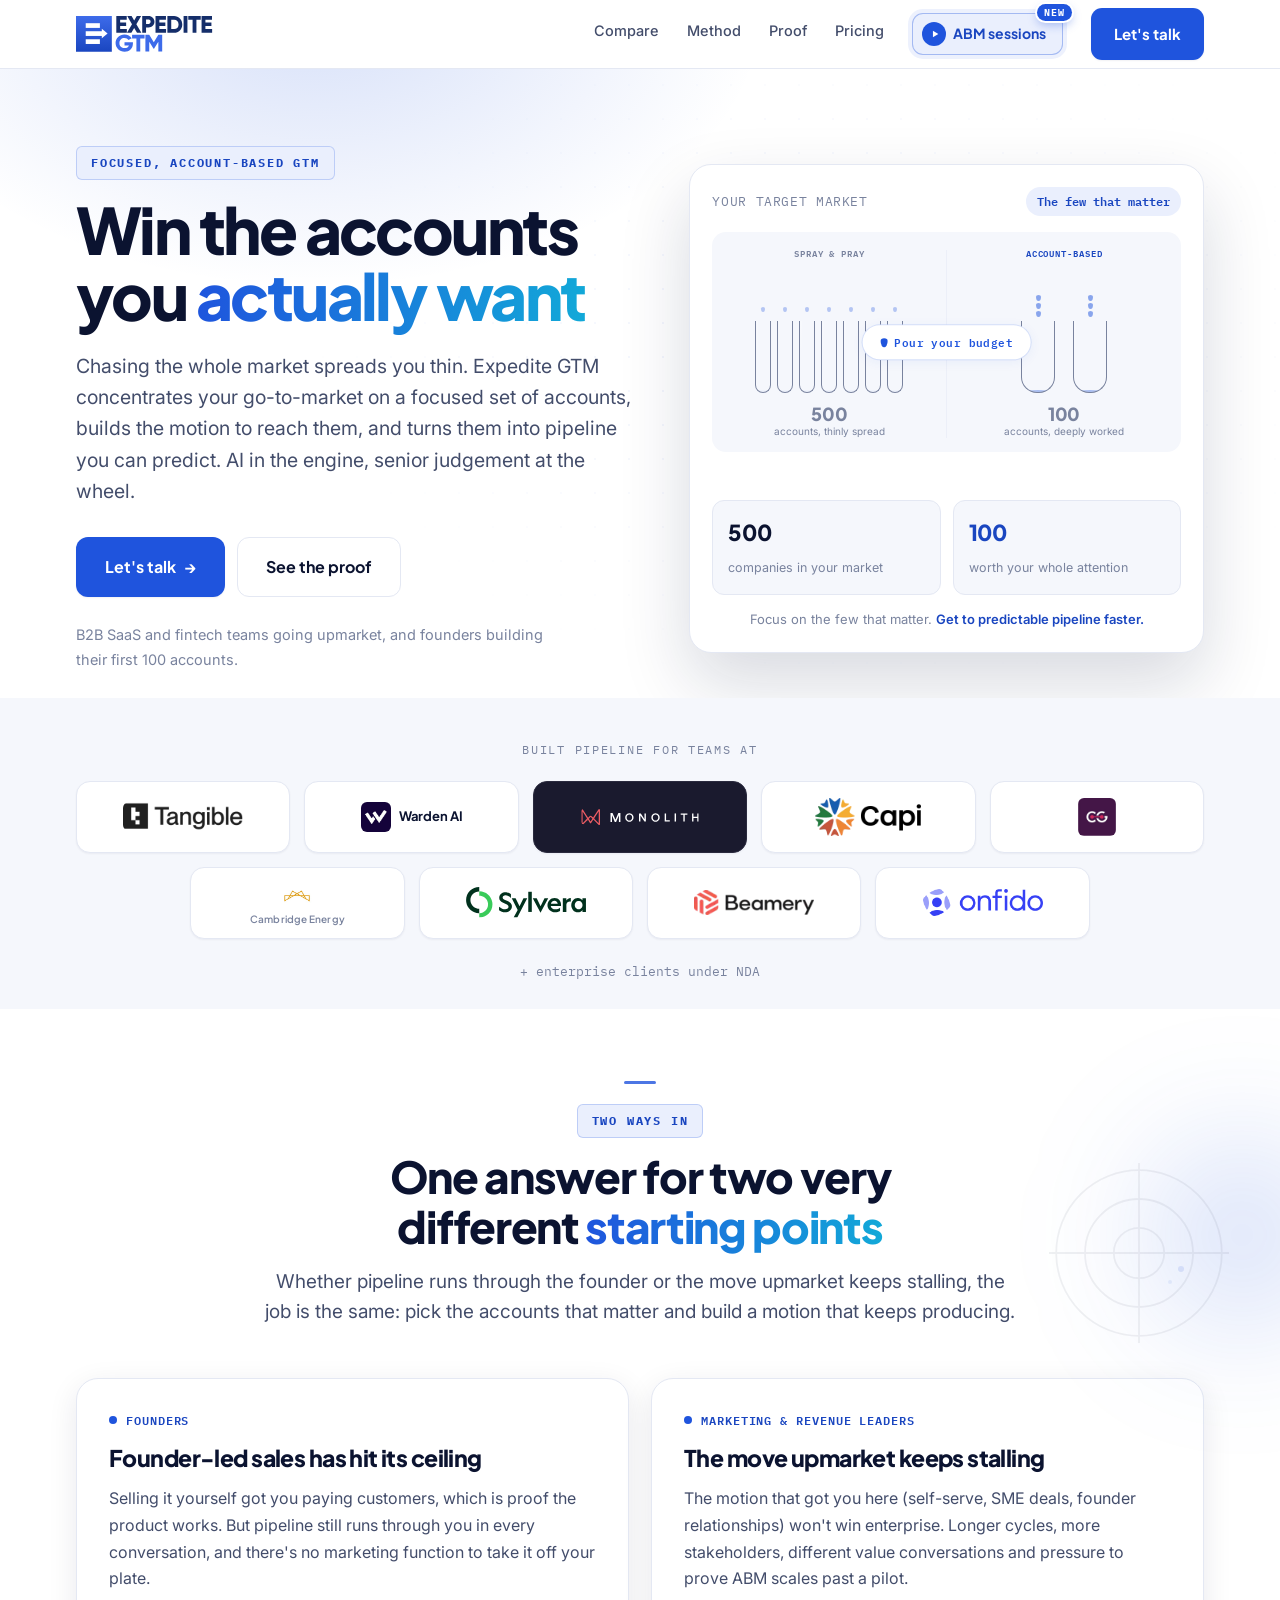
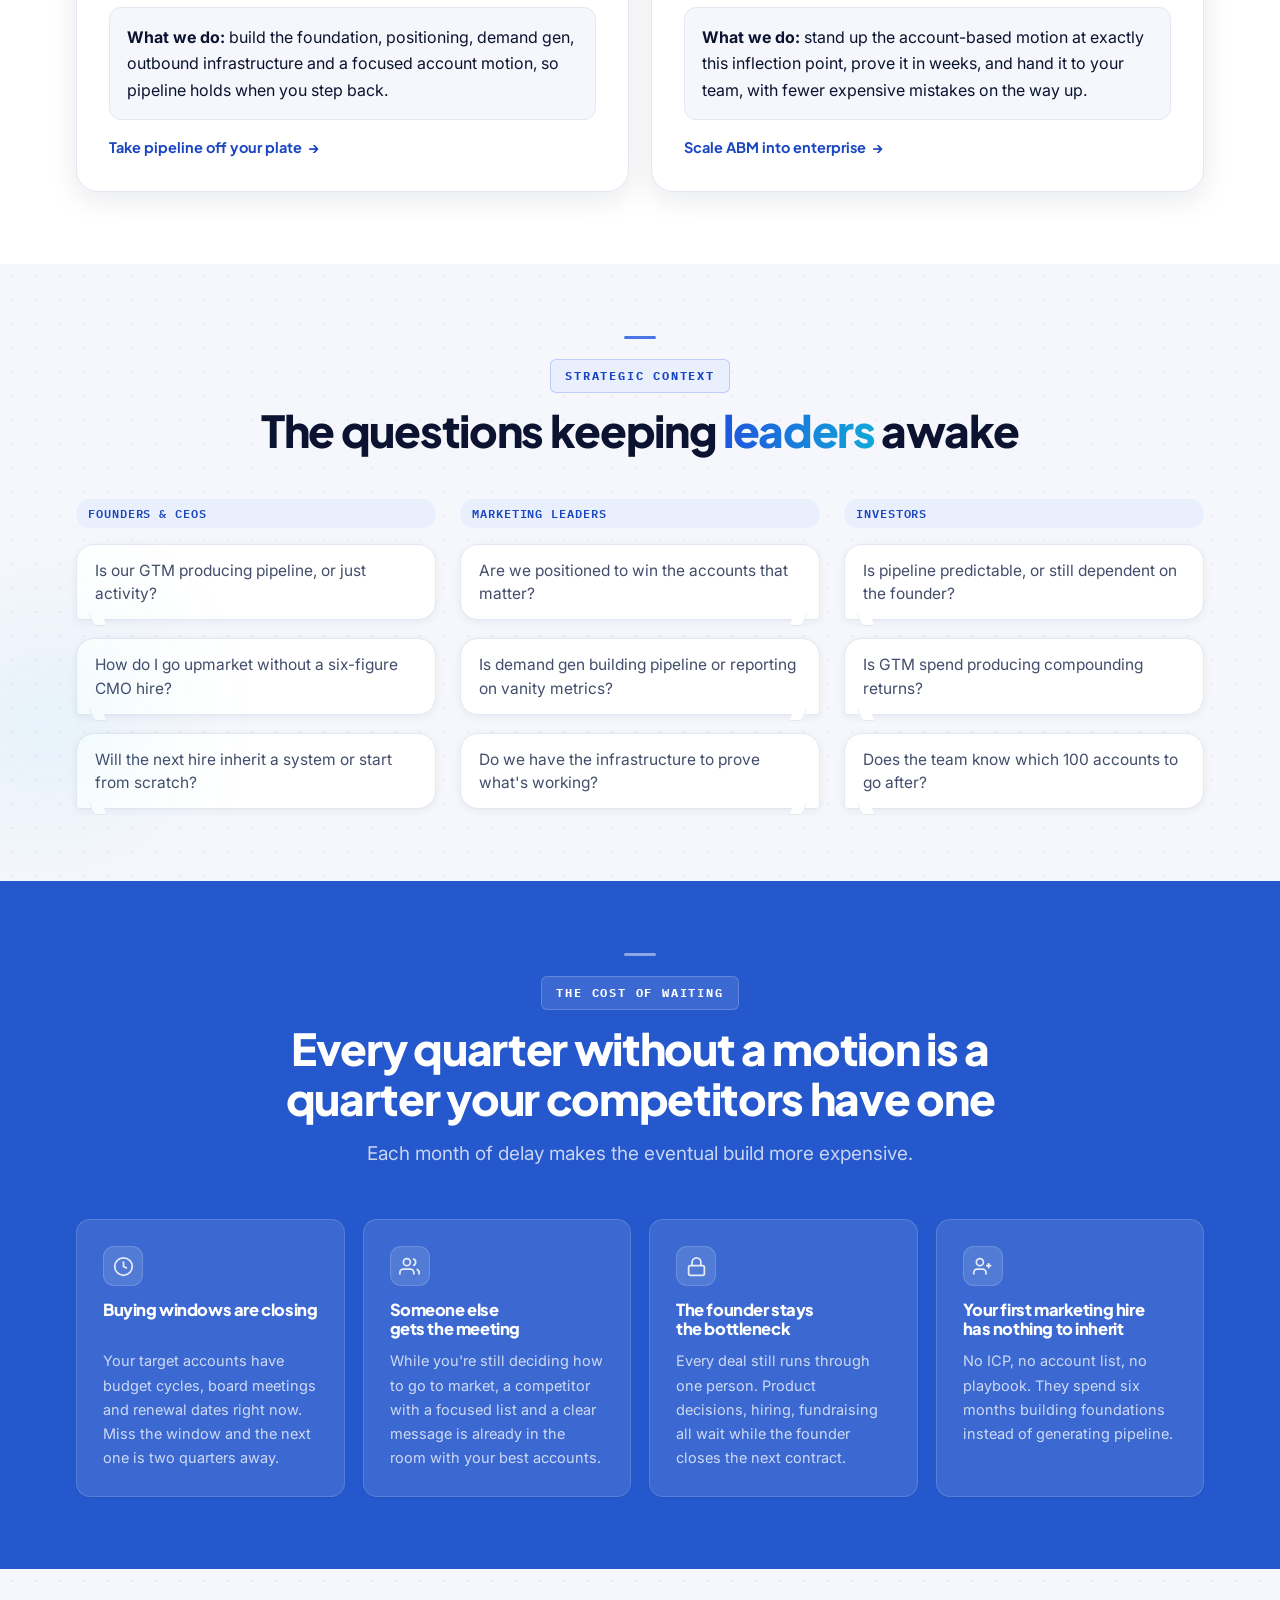
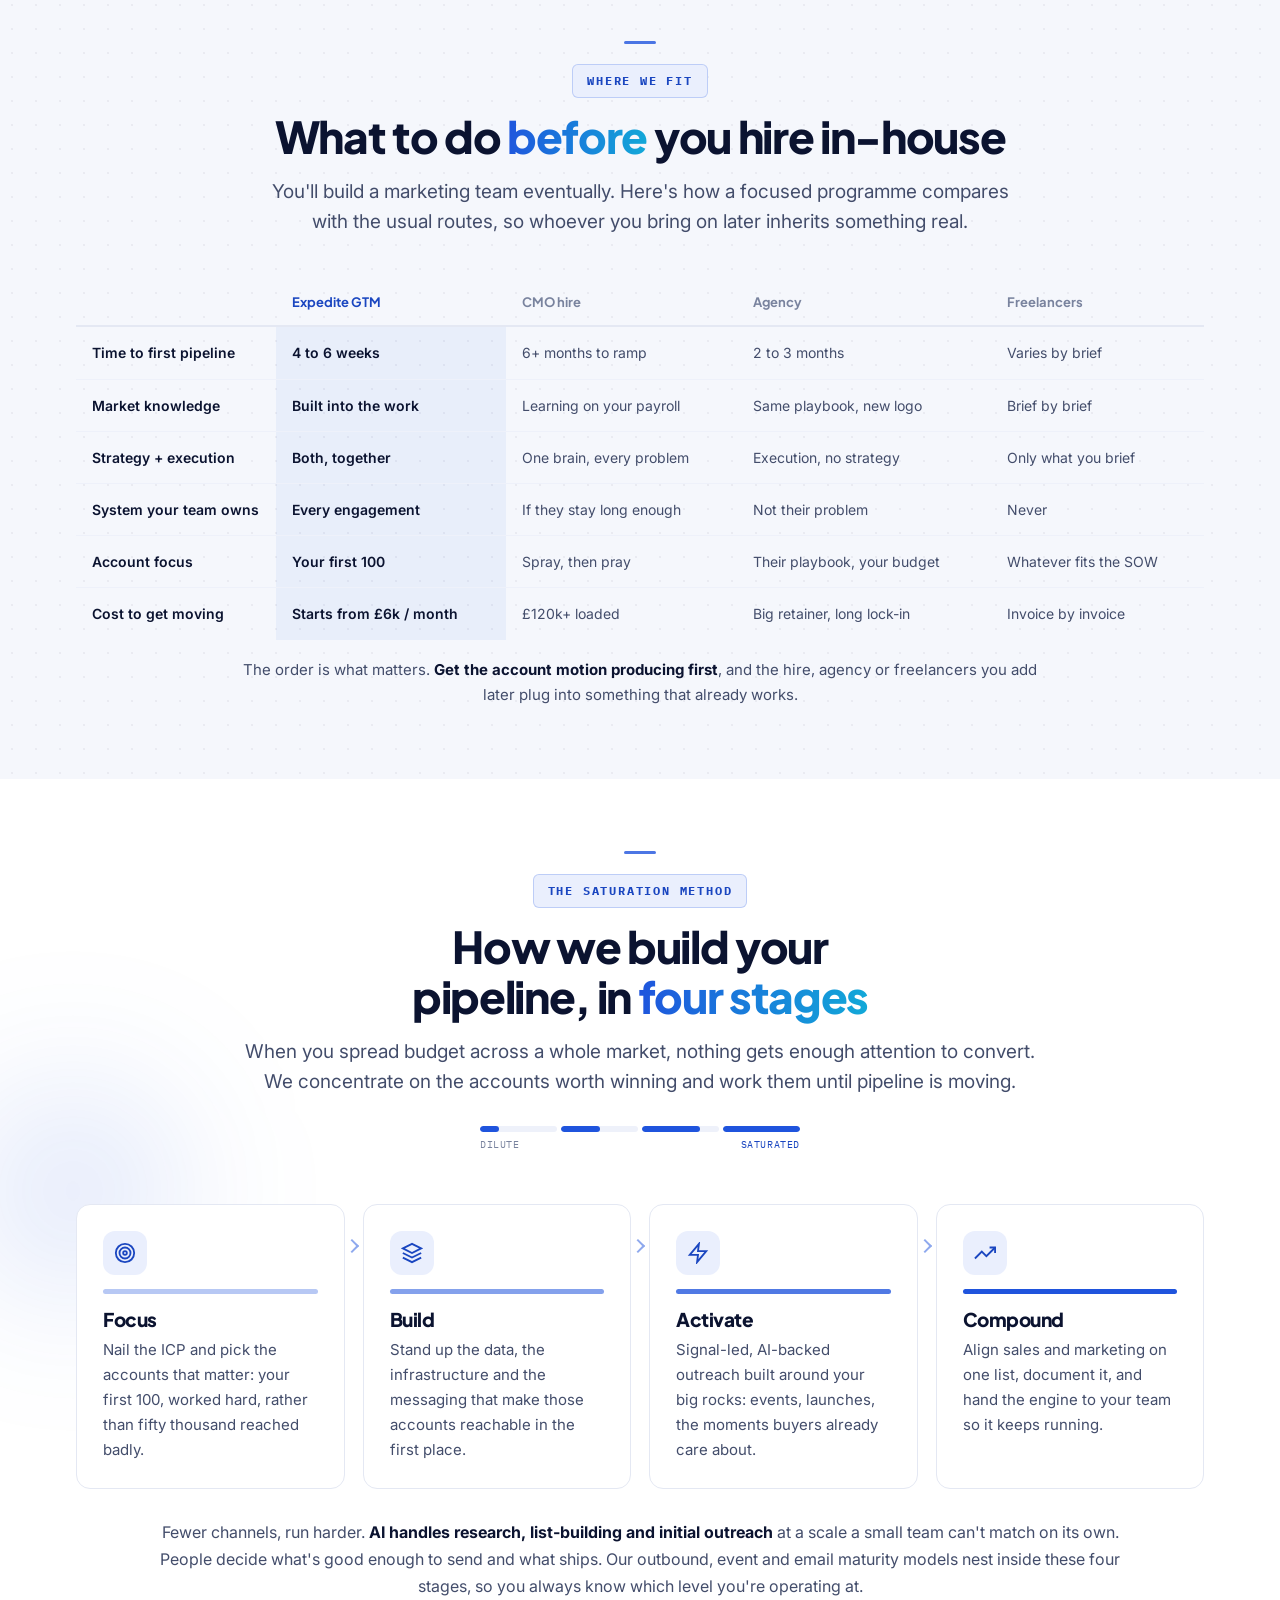
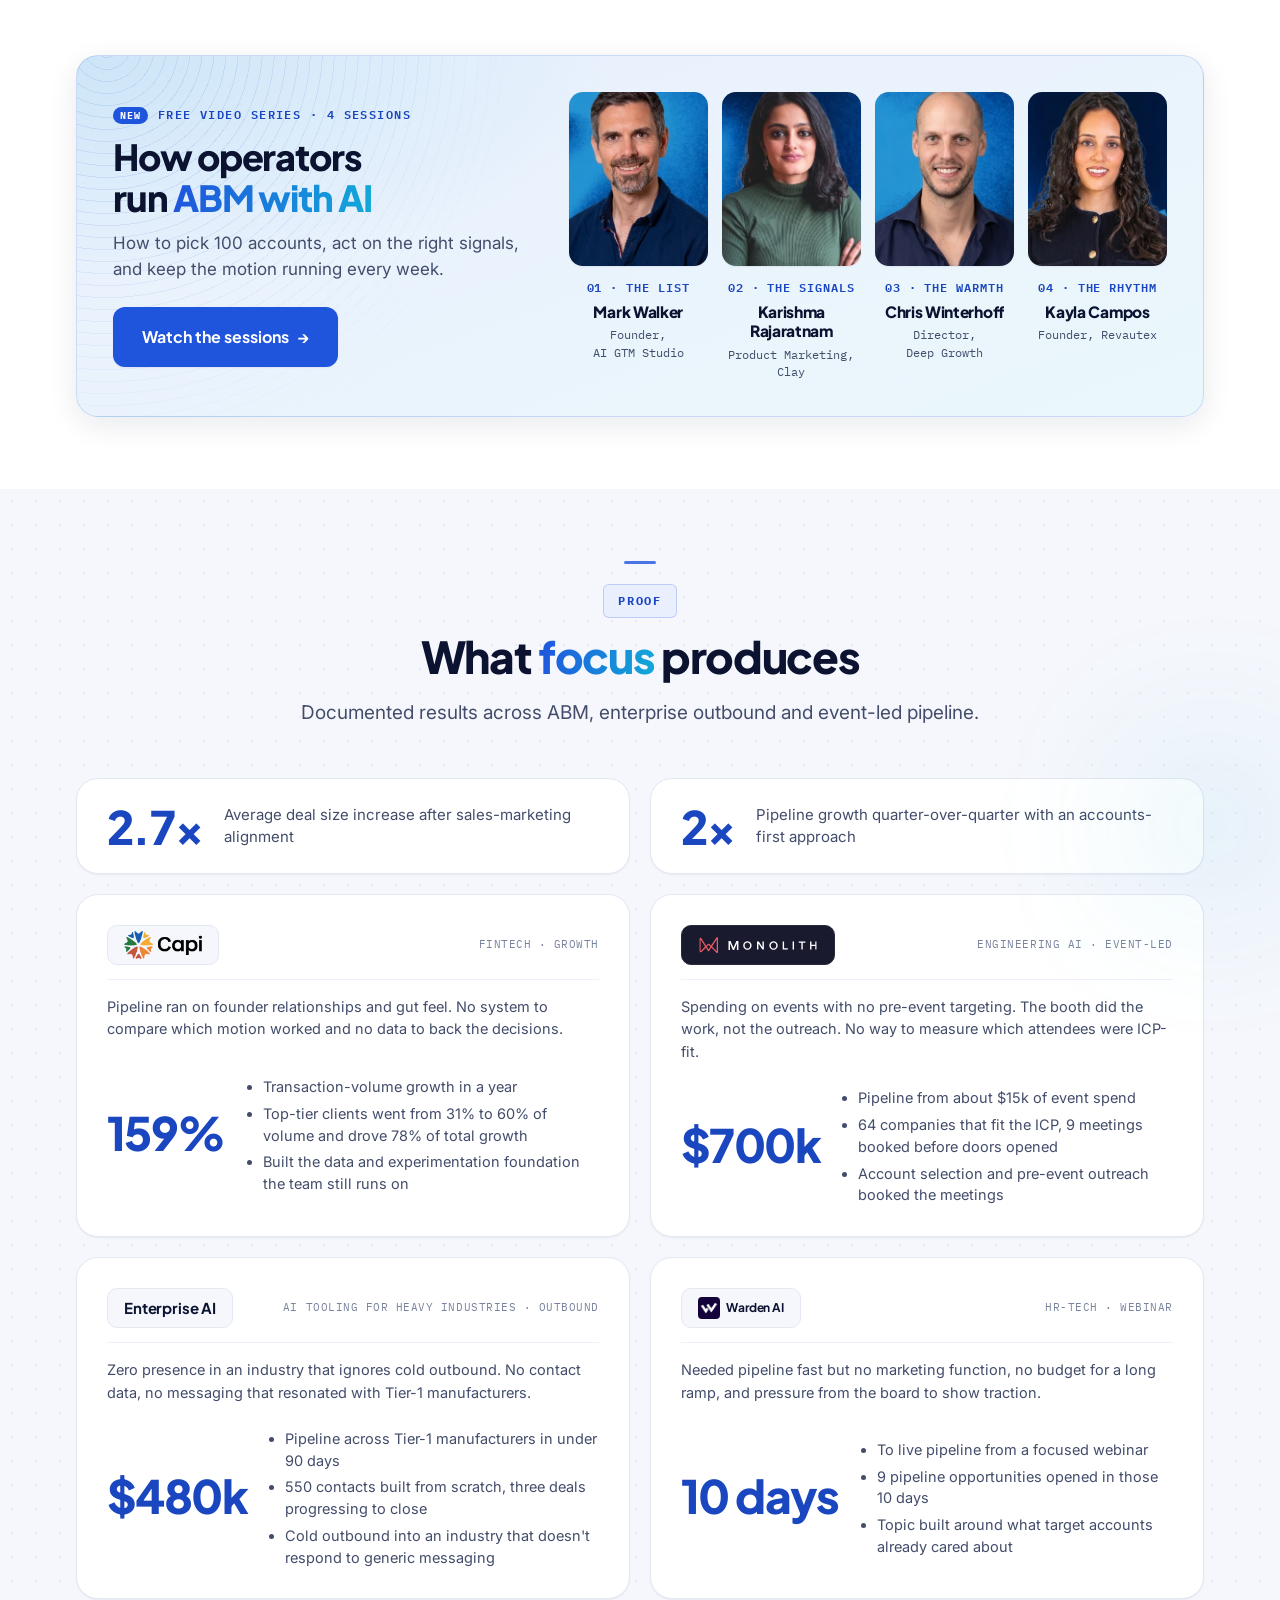
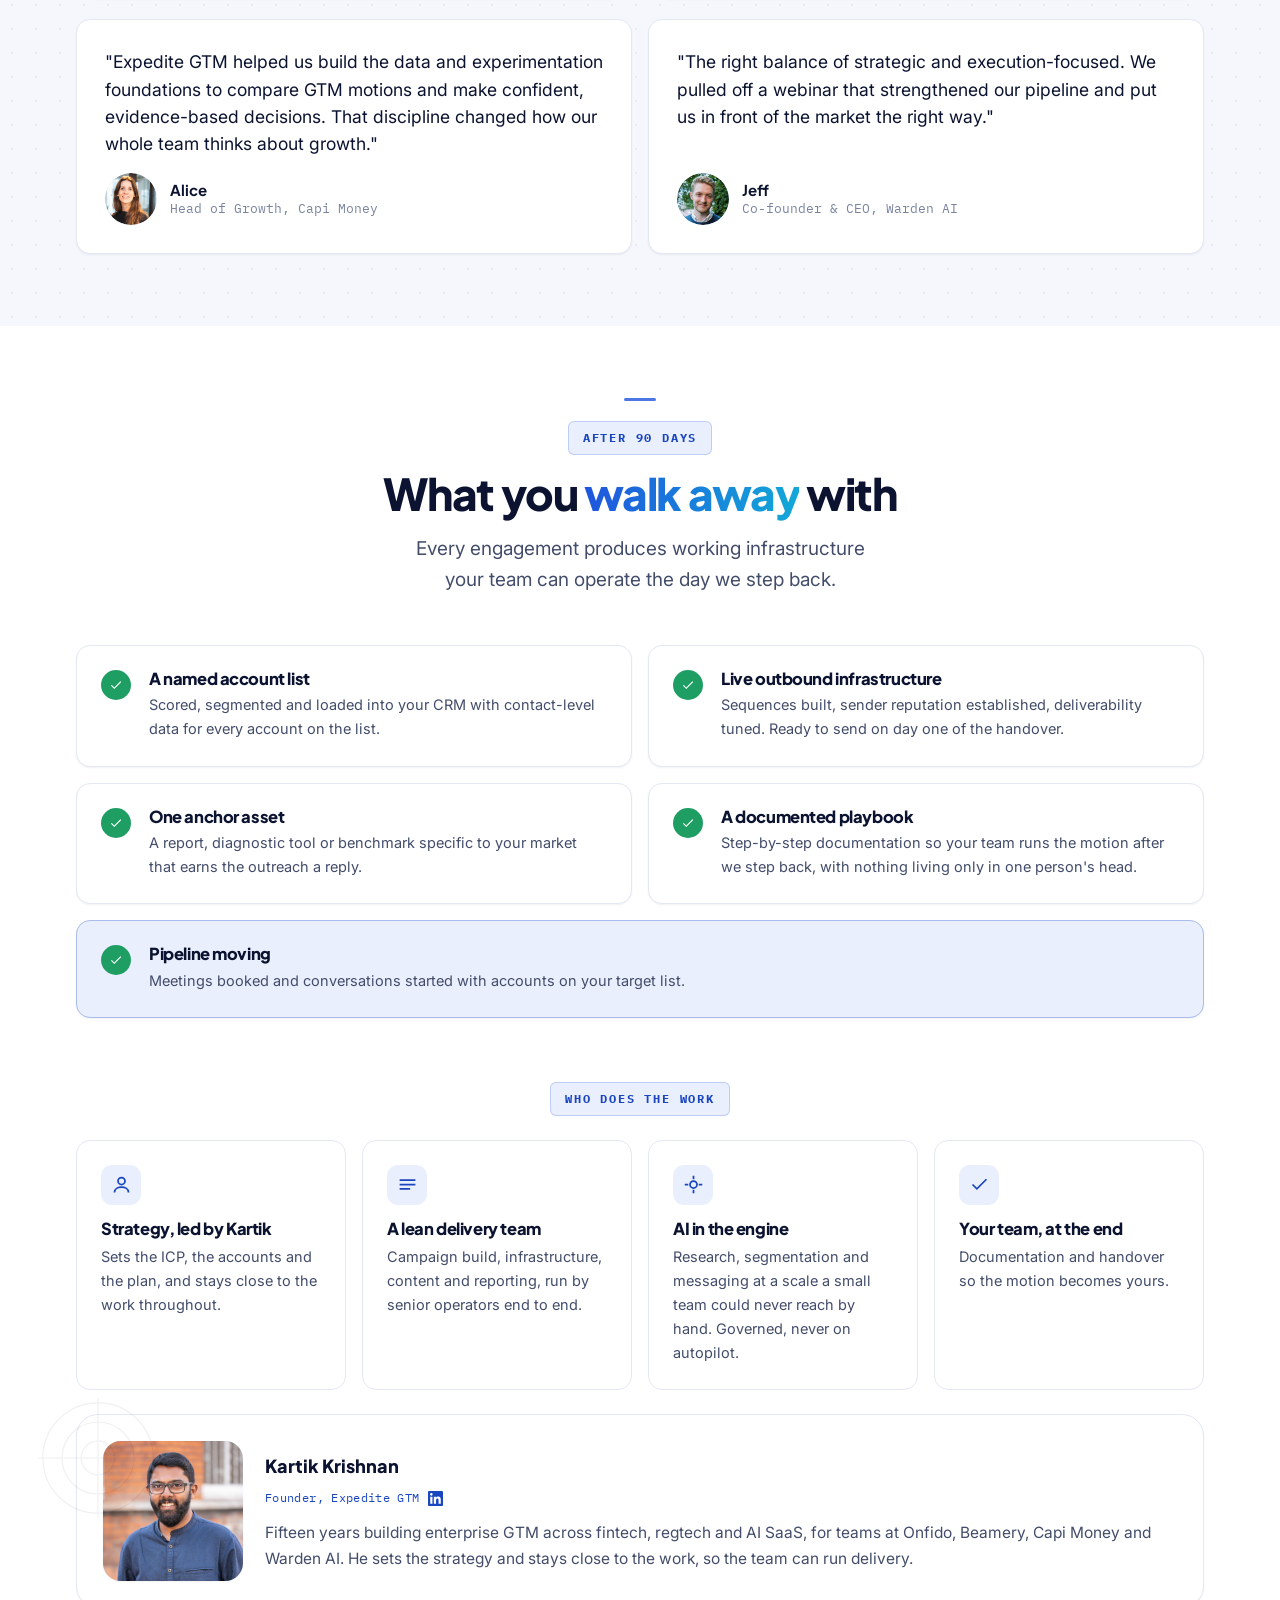
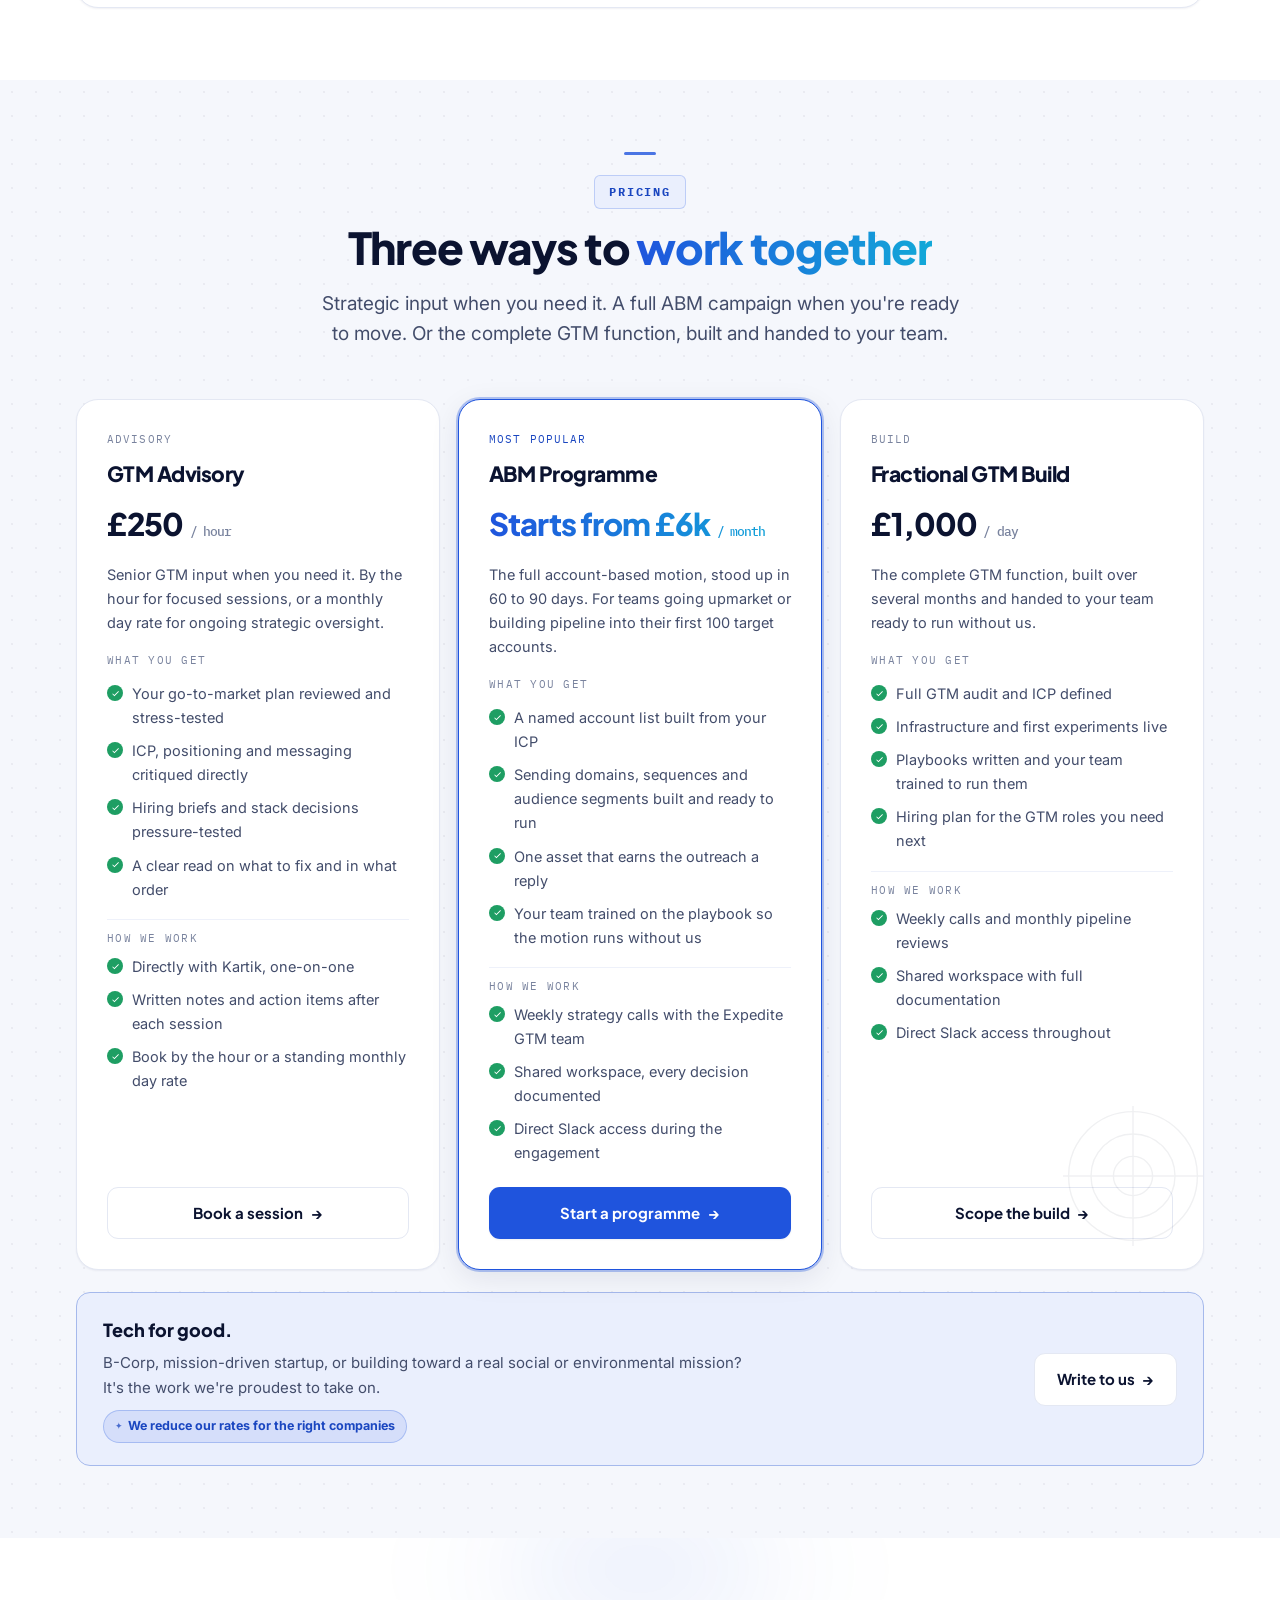
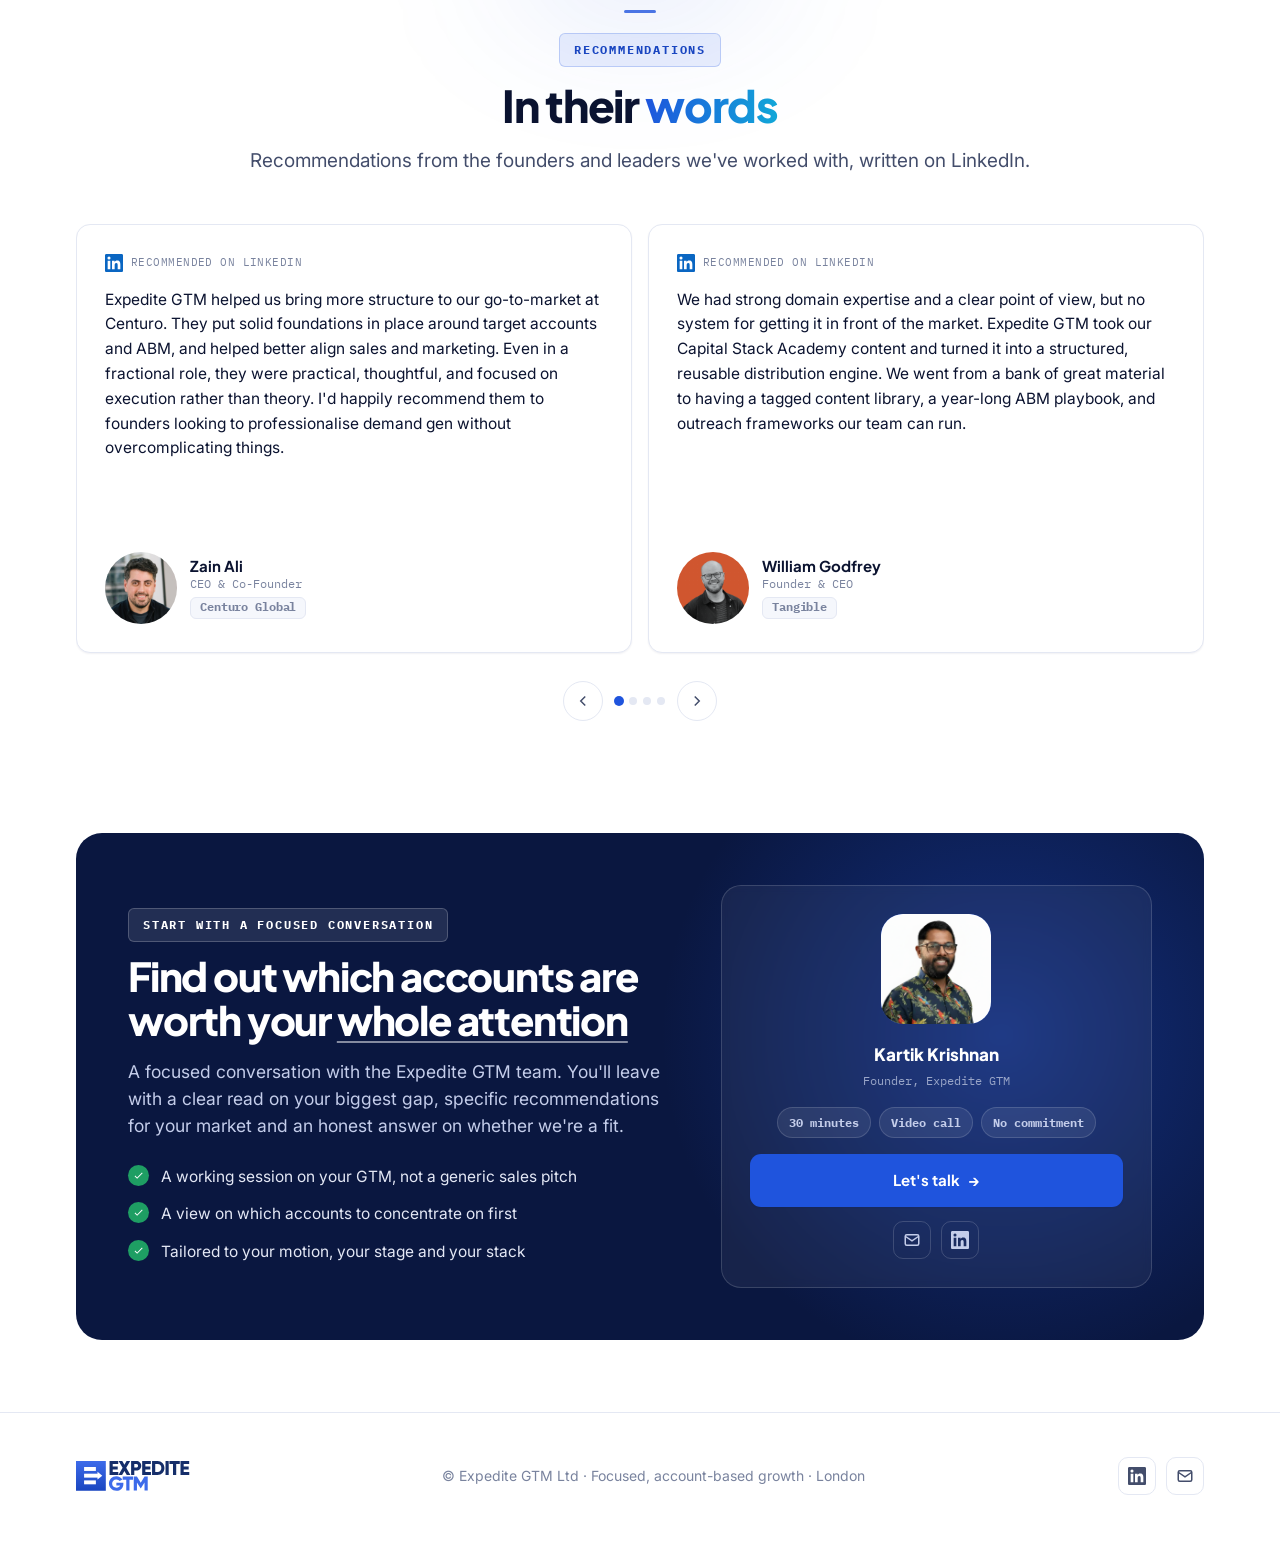
<file: index.html>
<!doctype html>
<html lang="en" data-theme="light">
<head>
<meta charset="utf-8">
<meta name="viewport" content="width=device-width, initial-scale=1">
<meta name="description" content="Expedite GTM builds and runs focused, account-based go-to-market for B2B SaaS and fintech teams. Win the accounts that matter, build the motion to reach them, and hand your team pipeline you can predict.">
<meta property="og:title" content="Expedite GTM">
<meta property="og:description" content="Focused, account-based GTM. Win the accounts you actually want.">
<meta property="og:type" content="website">
<meta property="og:url" content="https://expeditegtm.com/">
<meta property="og:image" content="https://expeditegtm.com/images/expedite-gtm/og-image.png">
<meta property="og:image:width" content="1200">
<meta property="og:image:height" content="630">
<meta name="twitter:card" content="summary_large_image">
<meta name="twitter:image" content="https://expeditegtm.com/images/expedite-gtm/og-image.png">
<meta name="theme-color" content="#1F54DD">
<link rel="icon" href="/favicon.svg" type="image/svg+xml">
<link rel="icon" href="/favicon-32.png" sizes="32x32" type="image/png">
<link rel="apple-touch-icon" href="/apple-touch-icon.png">
<title>Expedite GTM</title>
<script async src="https://www.googletagmanager.com/gtag/js?id=G-W55MQWBZFP"></script>
<script>
window.dataLayer=window.dataLayer||[];
function gtag(){dataLayer.push(arguments)}
gtag('js',new Date());
gtag('config','G-W55MQWBZFP');
</script>
<link rel="preconnect" href="https://fonts.googleapis.com">
<link rel="preconnect" href="https://fonts.gstatic.com" crossorigin>
<link rel="stylesheet" href="https://fonts.googleapis.com/css2?family=Plus+Jakarta+Sans:wght@500;600;700;800&family=Inter:wght@400;500;600&family=IBM+Plex+Mono:wght@500;600&display=swap">
<style>
:root{
  --blue-600:#1F54DD;--blue-700:#1A46C0;--blue-500:#3D6BEA;--blue-050:#EAEFFD;
  --navy-900:#0B1330;--navy-950:#070B18;
  --cyan-500:#12A9D8;--green-500:#1E9E63;
  --bg:#FFFFFF;--bg-soft:#F5F7FC;--panel:#FFFFFF;--panel-2:#F8FAFF;
  --ink:#0B1330;--ink-soft:#434D6B;--ink-faint:#79839E;
  --line:#E4E8F3;--line-soft:#EEF1FA;
  --accent:#1F54DD;--accent-deep:#1A46C0;--accent-tint:#EAEFFD;--accent-ink:#FFFFFF;
  --secondary:#0A1740;--tertiary:#12A9D8;--good:#1E9E63;
  --hair:rgba(11,19,48,.07);
  --shadow-sm:0 1px 2px rgba(15,23,60,.06);
  --shadow:0 8px 30px rgba(15,23,60,.09);
  --shadow-lg:0 30px 70px rgba(15,23,60,.16);
  --r:14px;--r-lg:22px;--maxw:1180px;
}

*{box-sizing:border-box}
html{-webkit-text-size-adjust:100%;scroll-behavior:smooth;overflow-x:hidden}
body{margin:0;padding-top:68px;background:var(--bg);color:var(--ink);
  font-family:"Inter",system-ui,-apple-system,Segoe UI,Roboto,sans-serif;
  font-size:18px;line-height:1.66;font-weight:400;
  -webkit-font-smoothing:antialiased;text-rendering:optimizeLegibility;
  overflow-x:hidden}
h1,h2,h3,h4{margin:0;font-family:"Plus Jakarta Sans","Inter",sans-serif;font-weight:800;line-height:1.12;letter-spacing:-.025em;color:var(--ink);text-wrap:balance}
p{margin:0}
a{color:var(--accent);text-decoration:none}
.wrap{max-width:var(--maxw);margin:0 auto;padding:0 26px}
.eyebrow{display:inline-block;font-family:"IBM Plex Mono",monospace;font-size:12px;font-weight:700;letter-spacing:.15em;text-transform:uppercase;color:var(--accent-deep);background:var(--accent-tint);border:1px solid color-mix(in srgb,var(--accent) 22%,transparent);padding:6px 14px;border-radius:6px}

.btn{display:inline-flex;align-items:center;gap:.5em;font-family:"Plus Jakarta Sans",sans-serif;font-weight:700;font-size:15px;
  padding:13px 22px;border-radius:11px;border:1px solid transparent;cursor:pointer;transition:transform .12s,background .15s,border-color .15s,box-shadow .15s}
.btn:focus-visible{outline:2px solid var(--accent);outline-offset:2px}
.btn-primary{background:var(--accent);color:var(--accent-ink);box-shadow:var(--shadow-sm)}
.btn-primary:hover{background:var(--accent-deep);transform:translateY(-1px);box-shadow:var(--shadow)}
.btn-ghost{background:var(--panel);color:var(--ink);border-color:var(--line)}
.btn-ghost:hover{border-color:var(--accent);color:var(--accent-deep);transform:translateY(-1px)}

.btn-lg{padding:16px 28px;font-size:16px;border-radius:12px}
.arrow{transition:transform .15s}
.btn:hover .arrow{transform:translateX(3px)}

header.nav{position:fixed;top:0;left:0;right:0;z-index:50;background:color-mix(in srgb,var(--bg) 84%,transparent);backdrop-filter:blur(14px);border-bottom:1px solid var(--line)}
#sp{position:absolute;bottom:0;left:0;height:2px;width:0%;background:linear-gradient(90deg,var(--blue-500),var(--cyan-500));opacity:.7;pointer-events:none;transition:width .08s linear}
.nav-in{display:flex;align-items:center;justify-content:space-between;height:68px}
.brand{display:flex;align-items:center;gap:11px;font-family:"Plus Jakarta Sans",sans-serif;font-weight:800;font-size:18px;letter-spacing:-.02em;color:var(--ink)}
.brand .tile{width:26px;height:26px;border-radius:8px;background:linear-gradient(135deg,var(--blue-500),var(--blue-700));display:grid;place-items:center;color:#fff;font-weight:800;font-size:15px;box-shadow:var(--shadow-sm)}
.nav-links{display:flex;align-items:center;gap:28px}
.nav-links a:not(.btn){font-size:14.5px;color:var(--ink-soft);font-weight:500;padding-bottom:4px;border-bottom:2px solid transparent;transition:color .2s,border-color .2s}
.nav-links a:not(.btn):hover{color:var(--ink);border-bottom-color:var(--accent)}
@media(max-width:880px){.nav-links a:not(.btn){display:none}}
.nav-links .btn{white-space:nowrap}
.nav-new{position:relative;padding:8px 16px 8px 9px;font-size:14px;color:var(--accent-deep);background:var(--accent-tint);border-color:color-mix(in srgb,var(--accent) 35%,transparent);box-shadow:0 0 0 4px color-mix(in srgb,var(--accent) 8%,transparent)}
.nav-new:hover{border-color:var(--accent);transform:translateY(-1px);box-shadow:0 0 0 4px color-mix(in srgb,var(--accent) 14%,transparent),var(--shadow-sm)}
.nav-new-ic{width:24px;height:24px;border-radius:50%;background:var(--accent);display:grid;place-items:center;flex:none}
.nav-new-ic svg{width:10px;height:10px;fill:#fff;margin-left:1px}
.new-tag{position:absolute;top:-10px;right:-10px;font-family:"IBM Plex Mono",monospace;font-size:9.5px;font-weight:700;letter-spacing:.1em;line-height:1;text-transform:uppercase;color:#fff;background:var(--accent);padding:4px 7px;border-radius:999px;box-shadow:0 0 0 2px var(--bg),0 4px 10px color-mix(in srgb,var(--accent) 35%,transparent);animation:newFloat 2.4s ease-in-out infinite}
@keyframes newFloat{0%,100%{transform:translateY(0)}50%{transform:translateY(-3px)}}
@media(prefers-reduced-motion:reduce){.new-tag{animation:none}}
@media(max-width:560px){.nav-links{gap:12px}.nav-new{padding:7px 11px;font-size:13px}.nav-new-ic{display:none}.new-tag{right:-7px}.nav-links .btn-primary{padding:9px 14px;font-size:14px}}
@media(max-width:400px){.brand img{height:30px!important}.nav-links{gap:10px}.nav-new{padding:7px 9px;font-size:12.5px}.nav-links .btn-primary{padding:9px 12px;font-size:13.5px}}

.hero{padding:78px 0 26px;position:relative;overflow:hidden}
.hero::before{content:"";position:absolute;inset:-45% 25% 35% -12%;background:radial-gradient(58% 58% at 42% 32%,color-mix(in srgb,var(--accent) 18%,transparent),transparent 70%);pointer-events:none;z-index:0;animation:heroGlow 6s ease-in-out infinite alternate}
.hero::after{content:"";position:absolute;inset:0;z-index:0;pointer-events:none;background-image:radial-gradient(circle,color-mix(in srgb,var(--accent) 14%,transparent) 1px,transparent 1px);background-size:34px 34px;mask-image:radial-gradient(ellipse 60% 80% at 66% 44%,rgba(0,0,0,.55) 0%,transparent 70%);-webkit-mask-image:radial-gradient(ellipse 60% 80% at 66% 44%,rgba(0,0,0,.55) 0%,transparent 70%)}
@keyframes heroGlow{0%{opacity:.7;transform:scale(1)}100%{opacity:1;transform:scale(1.06)}}
.hero-grid{position:relative;z-index:1;display:grid;grid-template-columns:1.04fr .96fr;gap:56px;align-items:center}
@media(max-width:960px){.hero-grid{grid-template-columns:1fr;gap:38px}.hero{padding:46px 0 8px}}
h1.hl{font-size:clamp(40px,5.8vw,64px);letter-spacing:-.04em;line-height:1.04}
.hero .sub{margin-top:22px;font-size:19.5px;color:var(--ink-soft);max-width:33em;line-height:1.6}
.hero-cta{display:flex;flex-wrap:wrap;gap:12px;margin-top:30px}
.hero-trust{margin-top:26px;color:var(--ink-faint);font-size:14.5px;max-width:34em}

.panel{background:var(--panel);border:1px solid var(--line);border-radius:var(--r-lg);box-shadow:var(--shadow-lg);padding:22px}
.panel .p-head{display:flex;align-items:center;justify-content:space-between;margin-bottom:16px}
.panel .p-title{font-family:"IBM Plex Mono",monospace;font-size:12.5px;letter-spacing:.05em;color:var(--ink-faint);text-transform:uppercase}
.panel .p-badge{font-family:"IBM Plex Mono",monospace;font-size:11.5px;font-weight:600;color:var(--accent-deep);background:var(--accent-tint);padding:5px 11px;border-radius:999px}
.pour-wrap{cursor:pointer;user-select:none}
.vis-area{height:220px;border-radius:14px;background:var(--bg-soft);position:relative;overflow:hidden;transition:background .2s}
.pour-wrap:hover .vis-area{background:color-mix(in srgb,var(--bg-soft) 94%,var(--accent))}
.pour-prompt{position:absolute;top:50%;left:50%;transform:translate(-50%,-50%);z-index:10;display:flex;align-items:center;gap:7px;background:var(--panel);padding:8px 18px;border-radius:99px;font-family:"IBM Plex Mono",monospace;font-size:10.5px;font-weight:600;letter-spacing:.04em;color:var(--accent);border:1px solid color-mix(in srgb,var(--accent) 18%,transparent);box-shadow:0 2px 12px color-mix(in srgb,var(--accent) 6%,transparent);pointer-events:none;transition:opacity .25s}
.pour-drop-icon{width:7px;height:9px;background:var(--accent);display:block;border-radius:50% 50% 50% 50% / 30% 30% 70% 70%;animation:promptBob 1.6s ease-in-out infinite}
@keyframes promptBob{0%,100%{transform:translateY(0)}50%{transform:translateY(-3px)}}
.poured .pour-prompt{opacity:0}
.pour-reset{display:flex;align-items:center;justify-content:center;gap:5px;margin-top:8px;height:22px;opacity:0;pointer-events:none;transition:opacity .3s}
.poured ~ .pour-reset{opacity:1;transition-delay:2s;pointer-events:auto}
.pour-reset span{font-family:"IBM Plex Mono",monospace;font-size:9px;font-weight:600;letter-spacing:.06em;text-transform:uppercase;color:var(--ink-faint)}
.pour-reset-icon{width:10px;height:10px;color:var(--ink-faint);flex-shrink:0}
.pour-sides{display:flex;height:100%}
.pour-side{flex:1;display:flex;flex-direction:column;align-items:center;padding:14px 10px 14px;gap:4px}
.pour-divider{width:1px;align-self:stretch;margin:18px 0 14px;background:var(--line);opacity:.5}
.side-tag{font-family:"IBM Plex Mono",monospace;font-size:9px;font-weight:600;letter-spacing:.1em;text-transform:uppercase;color:var(--ink-faint);margin-bottom:4px}
.pour-side.sat .side-tag{color:var(--accent-deep)}
.beakers{display:flex;align-items:flex-end;justify-content:center;flex:1}
.pour-side.dil .beakers{gap:6px}
.pour-side.sat .beakers{gap:18px}
.bk-unit{display:flex;flex-direction:column;align-items:center}
.drops{display:flex;flex-direction:column;align-items:center;gap:2px;margin-bottom:4px;min-height:10px}
.drop{width:4px;height:5px;background:var(--accent);display:block;border-radius:50% 50% 50% 50% / 30% 30% 70% 70%;opacity:.3}
.pour-side.sat .drop{opacity:.5;width:5px;height:6px}
.poured .drop{animation:dropFall .6s ease-in forwards;animation-delay:var(--d,0s)}
@keyframes dropFall{0%{transform:translateY(0);opacity:.4}55%{opacity:.3}100%{transform:translateY(65px);opacity:0}}
.bk{position:relative;overflow:hidden;border-left:1.5px solid var(--ink-faint);border-right:1.5px solid var(--ink-faint);border-bottom:1.5px solid var(--ink-faint)}
.bk::before{content:'';position:absolute;top:0;left:0;width:1.5px;height:50%;background:linear-gradient(to bottom,rgba(255,255,255,.25),transparent);z-index:2}
.bk.narrow{width:16px;height:72px;border-radius:0 0 8px 8px}
.bk.wide{width:34px;height:72px;border-radius:0 0 16px 16px}
.liq{position:absolute;bottom:0;left:0;right:0;height:0;transition:height 1.2s cubic-bezier(.34,1.56,.64,1);transition-delay:.45s}
.liq::after{content:'';position:absolute;top:-2px;left:1px;right:1px;height:4px;border-radius:50%;background:inherit;opacity:.35}
.pour-side.dil .liq{background:color-mix(in srgb,var(--accent) 10%,transparent);border-radius:0 0 6px 6px}
.pour-side.sat .liq{background:var(--accent);border-radius:0 0 14px 14px;box-shadow:0 -3px 12px color-mix(in srgb,var(--accent) 12%,transparent)}
.poured .pour-side.dil .liq{height:14%}
.poured .pour-side.sat .liq{height:82%;animation:liquidSettle .5s ease-out 1.6s both}
@keyframes liquidSettle{0%{transform:scaleY(1.015)}40%{transform:scaleY(.993)}70%{transform:scaleY(1.004)}100%{transform:scaleY(1)}}
.side-meta{text-align:center;margin-top:8px;display:flex;flex-direction:column;gap:2px}
.side-num{font-family:"Plus Jakarta Sans",sans-serif;font-size:18px;font-weight:800;line-height:1;color:var(--ink-faint);letter-spacing:-.02em;transition:color .6s ease 1.4s}
.poured .pour-side.sat .side-num{color:var(--accent-deep)}
.side-desc{font-size:10px;color:var(--ink-faint);line-height:1.3}
.p-foot{display:flex;gap:12px;margin-top:18px}
.p-stat{flex:1;background:var(--bg-soft);border:1px solid var(--line);border-radius:12px;padding:13px 15px}
.p-stat b{display:block;font-family:"Plus Jakarta Sans",sans-serif;font-size:22px;font-weight:800;letter-spacing:-.02em}
.p-stat.focus b{color:var(--accent-deep)}
.p-stat span{font-size:12.5px;color:var(--ink-faint)}
.p-caption{margin-top:14px;text-align:center;font-size:13px;color:var(--ink-faint)}
.p-caption s{opacity:.65;text-decoration-thickness:1.5px}
.p-caption b{color:var(--accent-deep);font-weight:600;font-style:normal}

.logos{padding:42px 0 28px;background:var(--bg-soft)}
.logos .lbl{text-align:center;font-family:"IBM Plex Mono",monospace;font-size:11.5px;letter-spacing:.15em;text-transform:uppercase;color:var(--ink-faint);margin-bottom:22px}
.logo-row{display:flex;flex-wrap:wrap;justify-content:center;gap:14px;padding-bottom:2px}
.logo-chip{width:calc((100% - 56px) / 5);min-width:0;height:72px;background:var(--panel);border:1px solid var(--line);border-radius:14px;display:flex;align-items:center;justify-content:center;box-shadow:0 1px 2px rgba(15,23,60,.05);padding:0 20px;overflow:hidden}
@media(max-width:820px){.logo-chip{width:calc((100% - 28px) / 3)}}
@media(max-width:480px){.logo-chip{width:calc((100% - 14px) / 2)}}
.logo-text{font-family:"Plus Jakarta Sans",sans-serif;font-weight:700;font-size:13.5px;color:var(--ink-faint);letter-spacing:-.01em}
.logo-chip img{max-height:38px;max-width:120px;width:auto;height:auto;object-fit:contain;display:block;border-radius:6px}
.logo-chip-labeled{height:auto;min-height:72px;flex-direction:column;gap:3px;padding:10px 12px}
.logo-chip-labeled img{max-height:30px}
.logo-chip-label{font-family:"Plus Jakarta Sans",sans-serif;font-weight:600;font-size:10px;color:var(--ink-faint);letter-spacing:.01em;white-space:nowrap;line-height:1}
.logo-chip-dark{background:#1a1a2e;border-color:#2a2a3e}
.logo-chip-duo{gap:8px;padding:0 14px}
.logo-chip-duo .logo-icon{max-height:30px;max-width:30px;border-radius:6px;flex-shrink:0}
.logo-duo-text{font-family:"Plus Jakarta Sans",sans-serif;font-weight:700;font-size:13px;color:var(--ink);letter-spacing:-.01em;white-space:nowrap}
.proof-logo-duo{gap:6px}
.proof-logo-duo .logo-icon{max-height:22px;max-width:22px;border-radius:4px;flex-shrink:0}
.proof-logo-duo .logo-duo-text{font-size:12px}
.logo-nda{font-family:"IBM Plex Mono",monospace;font-size:12.5px;color:var(--ink-faint);text-align:center;margin-top:20px}

section{padding:72px 0;position:relative;overflow:hidden}
#book{padding-top:40px}
.soft{background:var(--bg-soft);background-image:radial-gradient(color-mix(in srgb,var(--ink) 5%,transparent) 1px,transparent 1px);background-size:24px 24px}
.sec-decor{position:absolute;pointer-events:none;z-index:0;border-radius:50%;filter:blur(80px);opacity:.35}
#who{overflow:hidden}
#who::before{content:"";position:absolute;right:-8%;top:10%;width:280px;height:280px;background:radial-gradient(circle,color-mix(in srgb,var(--accent) 24%,transparent),transparent 70%);border-radius:50%;filter:blur(60px);pointer-events:none;z-index:0}
#boards::after{content:"";position:absolute;left:-5%;bottom:8%;width:220px;height:220px;background:radial-gradient(circle,color-mix(in srgb,var(--tertiary) 18%,transparent),transparent 70%);border-radius:50%;filter:blur(70px);pointer-events:none;z-index:0}
#method{overflow:hidden}
#method::before{content:"";position:absolute;left:-6%;top:20%;width:300px;height:300px;background:radial-gradient(circle,color-mix(in srgb,var(--accent) 20%,transparent),transparent 70%);border-radius:50%;filter:blur(70px);pointer-events:none;z-index:0}
#proof::after{content:"";position:absolute;right:-4%;top:15%;width:240px;height:240px;background:radial-gradient(circle,color-mix(in srgb,var(--tertiary) 16%,transparent),transparent 70%);border-radius:50%;filter:blur(70px);pointer-events:none;z-index:0}
#words{overflow:hidden}
#words::before{content:"";position:absolute;left:50%;top:-8%;width:400px;height:200px;transform:translateX(-50%);background:radial-gradient(ellipse,color-mix(in srgb,var(--accent) 14%,transparent),transparent 70%);filter:blur(60px);pointer-events:none;z-index:0}
.abm-target{position:absolute;pointer-events:none;z-index:0;opacity:.06}
.abm-target svg{width:100%;height:100%}
.abm-target.t1{width:180px;height:180px;right:4%;top:18%}
.abm-target.t2{width:120px;height:120px;left:3%;bottom:12%}
.abm-target.t3{width:140px;height:140px;right:6%;bottom:20%}
.abm-dots{position:absolute;pointer-events:none;z-index:0}
.abm-dots::before,.abm-dots::after{content:"";position:absolute;border-radius:50%;background:var(--accent)}
.abm-dots.d1{right:8%;top:30%}
.abm-dots.d1::before{width:6px;height:6px;opacity:.12}
.abm-dots.d1::after{width:4px;height:4px;opacity:.08;top:14px;left:-10px}
.abm-dots.d2{left:6%;bottom:25%}
.abm-dots.d2::before{width:5px;height:5px;opacity:.1}
.abm-dots.d2::after{width:3px;height:3px;opacity:.06;top:-12px;left:8px}
.sec-head{max-width:46em;margin:0 auto;text-align:center}
.sec-head::before{content:"";display:block;width:32px;height:3px;background:var(--blue-600);border-radius:99px;margin:0 auto 20px;opacity:.8}
#cost .sec-head::before{background:rgba(255,255,255,.6)}
.sec-head h2{font-size:clamp(30px,3.8vw,44px);margin-top:14px;letter-spacing:-.03em}
.sec-head p.lede{margin-top:16px;color:var(--ink-soft);font-size:19px;line-height:1.6;text-wrap:balance}

.duo{display:grid;grid-template-columns:1fr 1fr;gap:22px;margin-top:50px}
@media(max-width:820px){.duo{grid-template-columns:1fr}}
.door{background:var(--panel);border:1px solid var(--line);border-radius:var(--r-lg);padding:32px;box-shadow:var(--shadow);display:flex;flex-direction:column;gap:15px}
.door .tag{display:inline-flex;align-items:center;gap:9px;font-family:"IBM Plex Mono",monospace;font-size:11.5px;font-weight:600;letter-spacing:.08em;text-transform:uppercase;color:var(--accent-deep)}
.door .tag .d{width:8px;height:8px;border-radius:50%;background:var(--accent)}
.door h3{font-size:23px;font-weight:800}
.door .pr{color:var(--ink-soft);font-size:16px}
.door .sol{color:var(--ink);font-size:16px;background:var(--bg-soft);border:1px solid var(--line);border-radius:12px;padding:16px 17px}
.door .sol b{font-weight:700}
.door a.more{margin-top:auto;font-weight:700;font-size:14.5px;color:var(--accent-deep);display:inline-flex;gap:.4em;align-items:center;font-family:"Plus Jakarta Sans",sans-serif}


.hl-mark{background:linear-gradient(95deg,var(--blue-600) 0%,var(--cyan-500) 100%);-webkit-background-clip:text;background-clip:text;-webkit-text-fill-color:transparent;color:var(--accent-deep)}
.cta .hl-mark{background:none;-webkit-background-clip:unset;background-clip:unset;-webkit-text-fill-color:#fff;color:#fff;text-decoration:underline;text-decoration-color:rgba(255,255,255,.5);text-underline-offset:5px;text-decoration-thickness:2px}

/* Boards Awake - centered heading */
.boards-heading{font-size:clamp(34px,5vw,52px);letter-spacing:-.035em;line-height:1.08;text-wrap:balance}
.boards-card{margin-top:44px}
.boards-grid{display:grid;grid-template-columns:repeat(3,1fr);gap:24px}
@media(max-width:820px){.boards-grid{grid-template-columns:1fr;max-width:420px;margin:0 auto}}
.board-col{display:flex;flex-direction:column;gap:0}
.board-role{display:inline-flex;align-items:center;gap:8px;font-family:"IBM Plex Mono",monospace;font-weight:600;font-size:11.5px;letter-spacing:.08em;text-transform:uppercase;color:var(--accent-deep);background:var(--accent-tint);padding:5px 12px;border-radius:999px;margin-bottom:16px}
.board-role .bdot{display:none}
.board-q{position:relative;font-size:15.5px;color:var(--ink-soft);line-height:1.5;padding:14px 18px;background:var(--panel);border:1px solid var(--line);border-radius:18px 18px 18px 4px;margin-bottom:18px;box-shadow:0 2px 8px rgba(15,23,60,.06);animation:qFloat 3.6s ease-in-out infinite}
.board-q::after{content:"";position:absolute;bottom:-7px;left:14px;width:12px;height:12px;background:var(--panel);border-bottom:1px solid var(--line);border-left:1px solid var(--line);border-radius:0 0 0 4px;transform:skewX(20deg)}
.board-col:nth-child(2) .board-q{border-radius:18px 18px 4px 18px}
.board-col:nth-child(2) .board-q::after{left:auto;right:14px;border-left:none;border-right:1px solid var(--line);border-radius:0 0 4px 0;transform:skewX(-20deg)}
.board-col:nth-child(3) .board-q{border-radius:18px 18px 18px 4px}
.board-q:last-child{margin-bottom:0}
.board-q:nth-child(2){animation-delay:.6s}
.board-q:nth-child(3){animation-delay:1.2s}
.board-col:nth-child(2) .board-q{animation-delay:.3s}
.board-col:nth-child(2) .board-q:nth-child(2){animation-delay:.9s}
.board-col:nth-child(2) .board-q:nth-child(3){animation-delay:1.5s}
.board-col:nth-child(3) .board-q{animation-delay:.5s}
.board-col:nth-child(3) .board-q:nth-child(2){animation-delay:1.1s}
.board-col:nth-child(3) .board-q:nth-child(3){animation-delay:1.7s}
@keyframes qFloat{0%,100%{transform:translateY(0)}50%{transform:translateY(-4px)}}

/* Cost of Waiting - blue background */
#cost{--cost-bg:#2558CC;--cost-ink:#fff;--cost-soft:rgba(255,255,255,.75);--cost-card:rgba(255,255,255,.1);--cost-border:rgba(255,255,255,.15);--cost-icon-bg:rgba(255,255,255,.12)}
#cost{background:var(--cost-bg);color:var(--cost-ink)}
#cost .eyebrow{color:#fff;font-weight:700;background:rgba(255,255,255,.1);border-color:rgba(255,255,255,.2)}
#cost .sec-head h2{color:#fff}
#cost .sec-head p.lede{color:var(--cost-soft)}
#cost .costc{background:var(--cost-card);border-color:var(--cost-border)}
#cost .costc h4{color:#fff}
#cost .costc p{color:var(--cost-soft)}
#cost .costc .ic{background:var(--cost-icon-bg);border-color:var(--cost-border);color:rgba(255,255,255,.85)}
.cost-grid{display:grid;grid-template-columns:repeat(4,1fr);gap:18px;margin-top:50px}
@media(max-width:900px){.cost-grid{grid-template-columns:1fr 1fr}}
@media(max-width:520px){.cost-grid{grid-template-columns:1fr}}
.costc{background:var(--panel);border:1px solid var(--line);border-radius:var(--r);padding:26px;box-shadow:var(--shadow-sm);display:flex;flex-direction:column}
.costc .ic{width:40px;height:40px;border-radius:11px;background:color-mix(in srgb,var(--tertiary) 12%,var(--bg-soft));border:1px solid color-mix(in srgb,var(--tertiary) 20%,var(--line));display:grid;place-items:center;color:var(--tertiary);margin-bottom:15px;flex:0 0 auto}
.costc .ic svg{width:21px;height:21px}
.costc h4{font-family:"Plus Jakarta Sans",sans-serif;font-size:16.5px;font-weight:800;min-height:2.5em;display:flex;align-items:flex-start}
.costc p{margin-top:7px;color:var(--ink-soft);font-size:14.5px}

/* Comparison */
.cmp-scroll{margin-top:40px;overflow-x:auto;-webkit-overflow-scrolling:touch}
table.cmp{width:100%;border-collapse:separate;border-spacing:0;min-width:680px}
table.cmp th,table.cmp td{padding:14px 16px;text-align:left;font-size:14px;vertical-align:top;border-bottom:1px solid var(--line-soft)}
table.cmp thead th{font-family:"Plus Jakarta Sans",sans-serif;font-size:13px;font-weight:700;color:var(--ink-faint);padding-bottom:12px;border-bottom:2px solid var(--line);white-space:nowrap}
table.cmp thead th.col-us{color:var(--accent-deep);position:relative}
table.cmp thead th.col-us::before{content:"";position:absolute;top:-4px;left:8px;right:8px;height:3px;border-radius:2px;background:var(--accent)}
table.cmp tbody th{font-weight:600;color:var(--ink);font-size:14px;font-family:"Inter",sans-serif;width:200px}
table.cmp td{color:var(--ink-soft)}
table.cmp td.col-us{color:var(--ink);font-weight:600;background:color-mix(in srgb,var(--accent) 6%,transparent)}
table.cmp tbody tr:last-child th,table.cmp tbody tr:last-child td{border-bottom:none}
.cmp-note{margin-top:18px;color:var(--ink-soft);font-size:15px;text-align:center;max-width:54em;margin-left:auto;margin-right:auto}
.cmp-note b{color:var(--ink);font-weight:700}

/* Method steps - icons only, no numbers */
.steps{display:grid;grid-template-columns:repeat(4,1fr);gap:18px;margin-top:50px;position:relative}
@media(max-width:900px){.steps{grid-template-columns:1fr 1fr}}
@media(max-width:520px){.steps{grid-template-columns:1fr}}
.stepc{background:var(--panel);border:1px solid var(--line);border-radius:var(--r);padding:26px;position:relative}
.stepc:not(:last-child)::after{content:"";position:absolute;right:-13px;top:36px;width:8px;height:8px;border-right:2.5px solid var(--accent);border-bottom:2.5px solid var(--accent);transform:rotate(-45deg);opacity:.5}
@media(max-width:900px){.stepc:nth-child(2)::after{display:none}}
@media(max-width:520px){.stepc::after{display:none!important}}
.stepc .step-ic{width:44px;height:44px;border-radius:12px;background:var(--accent-tint);display:grid;place-items:center;color:var(--accent-deep);margin-bottom:14px}
.stepc .step-ic svg{width:22px;height:22px}
.stepc .bar{height:5px;border-radius:5px;margin:14px 0 15px;background:var(--accent)}
.stepc:nth-child(1) .bar{opacity:.32}.stepc:nth-child(2) .bar{opacity:.55}.stepc:nth-child(3) .bar{opacity:.78}.stepc:nth-child(4) .bar{opacity:1}
.stepc h3{font-size:19px;font-weight:800}
.stepc p{margin-top:8px;color:var(--ink-soft);font-size:15px}
.sat-meter{display:flex;flex-wrap:wrap;gap:4px;max-width:320px;margin:28px auto 0;position:relative;padding-bottom:22px}
.sat-track{flex:1;height:6px;border-radius:3px;background:var(--line-soft);overflow:hidden}
.sat-fill{height:100%;border-radius:3px;background:var(--accent);animation:satGrow 1.2s ease-out forwards;transform-origin:left;transform:scaleX(0)}
.sat-meter.in .sat-fill{transform:scaleX(1)}
.sat-track:nth-child(2) .sat-fill{animation-delay:.15s}
.sat-track:nth-child(3) .sat-fill{animation-delay:.3s}
.sat-track:nth-child(4) .sat-fill{animation-delay:.45s}
@keyframes satGrow{to{transform:scaleX(1)}}
.sat-lbl{position:absolute;bottom:0;font-family:"IBM Plex Mono",monospace;font-size:10px;letter-spacing:.06em;text-transform:uppercase;color:var(--ink-faint)}
.sat-l{left:0}.sat-r{right:0;color:var(--accent-deep)}
.steps-note{margin-top:30px;color:var(--ink-soft);font-size:16px;max-width:62em;text-align:center;margin-left:auto;margin-right:auto}

/* ABM series promo (end of #method): horizontal card, copy left, speakers right */
.series-promo{position:relative;isolation:isolate;display:grid;grid-template-columns:minmax(300px,.82fr) 1.18fr;gap:40px;align-items:center;margin-top:56px;padding:36px;border-radius:var(--r-lg);overflow:hidden;border:1px solid color-mix(in srgb,var(--accent) 16%,transparent);background:radial-gradient(70% 90% at 0% 0%,color-mix(in srgb,var(--cyan-500) 14%,transparent),transparent 70%),linear-gradient(160deg,var(--accent-tint),color-mix(in srgb,var(--cyan-500) 9%,var(--bg)));box-shadow:var(--shadow);transition:transform .18s,box-shadow .18s}
.series-promo::before{content:"";position:absolute;z-index:-1;width:900px;height:900px;left:-420px;top:-460px;border-radius:50%;background:repeating-radial-gradient(circle,transparent 0 11px,color-mix(in srgb,var(--accent) 10%,transparent) 11px 12px);-webkit-mask-image:radial-gradient(circle,#000 25%,transparent 68%);mask-image:radial-gradient(circle,#000 25%,transparent 68%);pointer-events:none}
.series-promo:hover{transform:translateY(-3px);box-shadow:var(--shadow-lg)}
.sp-label{display:flex;align-items:center;gap:10px;margin:0;font-family:"IBM Plex Mono",monospace;font-size:12px;font-weight:600;letter-spacing:.12em;text-transform:uppercase;color:var(--accent-deep)}
.sp-label .new-tag{position:static;animation:none;box-shadow:none}
.sp-title{margin-top:12px;font-size:clamp(28px,3vw,36px);letter-spacing:-.03em}
.sp-sub{margin:12px 0 0;max-width:30em;text-wrap:pretty;color:var(--ink-soft);font-size:17px;line-height:1.55}
.sp-cta{margin-top:24px}
.series-promo .sp-cta:hover{transform:none}
.sp-cta::after{content:"";position:absolute;inset:0;border-radius:var(--r-lg)}
.sp-grid{display:grid;grid-template-columns:repeat(4,1fr);gap:14px}
.sp-spk{margin:0;text-align:center}
.sp-spk img{width:100%;height:auto;aspect-ratio:4/5;object-fit:cover;object-position:50% 30%;border-radius:14px;display:block;box-shadow:var(--shadow-sm)}
.sp-spk figcaption{margin-top:12px}
.sp-n{display:block;font-family:"IBM Plex Mono",monospace;font-size:12px;font-weight:600;letter-spacing:.08em;text-transform:uppercase;color:var(--accent-deep)}
.sp-name{display:block;margin-top:4px;font-family:"Plus Jakarta Sans",sans-serif;font-weight:800;font-size:15.5px;line-height:1.25;letter-spacing:-.02em;color:var(--ink);text-wrap:balance}
.sp-role{display:block;margin-top:5px;font-family:"IBM Plex Mono",monospace;font-size:12px;line-height:1.45;color:var(--ink-soft);text-wrap:balance}
@media(max-width:1020px){.series-promo{grid-template-columns:1fr;gap:28px;padding:30px}.sp-sub{max-width:36em}}
@media(max-width:600px){.series-promo{margin-top:40px;padding:22px 18px}.sp-grid{grid-template-columns:repeat(2,1fr);gap:18px 12px}.sp-cta{width:100%;justify-content:center}}
@media(prefers-reduced-motion:reduce){.series-promo,.series-promo:hover{transition:none;transform:none}}
.steps-note b{color:var(--ink);font-weight:700}

/* Proof - cards with company logo chips */
.proof-grid{display:grid;grid-template-columns:1fr 1fr;gap:20px;margin-top:50px}
@media(max-width:820px){.proof-grid{grid-template-columns:1fr}}
.proof-card{background:var(--panel);border:1px solid var(--line);border-radius:var(--r-lg);padding:30px;box-shadow:var(--shadow-sm);display:flex;flex-direction:column}
.proof-head{display:flex;justify-content:space-between;align-items:center;gap:12px;flex-wrap:wrap;margin-bottom:16px;padding-bottom:14px;border-bottom:1px solid var(--line-soft)}
.proof-logo{height:40px;padding:0 16px;background:var(--bg-soft);border:1px solid var(--line);border-radius:10px;display:flex;align-items:center;justify-content:center;font-family:"Plus Jakarta Sans",sans-serif;font-weight:700;font-size:15px;color:var(--ink);letter-spacing:-.01em;white-space:nowrap}
.proof-logo img{max-height:28px;max-width:120px;width:auto;height:auto;object-fit:contain;display:block;border-radius:5px}
.proof-logo.proof-logo-dark{background:#1a1a2e;border-color:#2a2a3e}
.proof-tag{font-family:"IBM Plex Mono",monospace;font-size:10.5px;letter-spacing:.05em;text-transform:uppercase;color:var(--ink-faint)}
.proof-challenge{font-size:14.5px;color:var(--ink-soft);margin-bottom:18px;line-height:1.55}
.proof-result{display:flex;gap:20px;align-items:center;flex:1}
.proof-num{font-family:"Plus Jakarta Sans",sans-serif;font-size:46px;font-weight:800;letter-spacing:-.035em;color:var(--accent-deep);line-height:1;flex:0 0 auto}
.proof-detail{font-size:14.5px;color:var(--ink-soft);line-height:1.55;padding-top:6px}
.proof-detail ul{margin:0;padding:0 0 0 18px;display:flex;flex-direction:column;gap:5px}
.proof-detail ul li{font-size:14.5px;color:var(--ink-soft);line-height:1.5}
.proof-stats{display:grid;grid-template-columns:1fr 1fr;gap:20px;margin-top:50px}
@media(max-width:820px){.proof-stats{grid-template-columns:1fr}}
.proof-stats + .proof-grid{margin-top:20px}
.proof-stat{display:flex;align-items:center;gap:20px;background:var(--panel);border:1px solid var(--line);border-radius:var(--r-lg);padding:24px 30px;box-shadow:var(--shadow-sm)}
.proof-stat p{font-size:15px;color:var(--ink-soft);line-height:1.45}
.quotes{display:grid;grid-template-columns:1fr 1fr;gap:16px;margin-top:20px}
@media(max-width:820px){.quotes{grid-template-columns:1fr}}
.quotec{background:var(--panel);border:1px solid var(--line);border-radius:var(--r);padding:28px;box-shadow:var(--shadow-sm);display:flex;flex-direction:column;gap:16px}
.quotec p{font-size:17.5px;color:var(--ink);line-height:1.55}
.quotec .by{display:flex;align-items:center;gap:13px;margin-top:auto}
.quotec .av{width:52px;height:52px;border-radius:50%;background:var(--accent-tint);color:var(--accent-deep);display:grid;place-items:center;font-weight:700;font-family:"IBM Plex Mono",monospace;font-size:15px;flex:0 0 auto;overflow:hidden}
.quotec .by-info{display:flex;flex-direction:column}
.quotec .by-info b{font-family:"Plus Jakarta Sans",sans-serif;font-size:15px;color:var(--ink);font-weight:700;line-height:1.3}
.quotec .by-info span{font-size:13px;color:var(--ink-faint);font-family:"IBM Plex Mono",monospace;line-height:1.4}

/* After 90 days - deliverables grid */
.del-grid{display:grid;grid-template-columns:1fr 1fr;gap:16px;margin-top:50px}
@media(max-width:640px){.del-grid{grid-template-columns:1fr}}
.del-card{background:var(--panel);border:1px solid var(--line);border-radius:var(--r);padding:24px;display:flex;gap:18px;align-items:flex-start;box-shadow:var(--shadow-sm)}
.del-card.del-featured{grid-column:1/-1;background:var(--accent-tint);border-color:color-mix(in srgb,var(--accent) 30%,var(--line))}
.del-check{flex:0 0 auto;width:30px;height:30px;border-radius:50%;background:var(--good);display:grid;place-items:center}
.del-check svg{width:14px;height:14px;fill:#fff}
.del-card h4{font-family:"Plus Jakarta Sans",sans-serif;font-size:16.5px;font-weight:800;margin-bottom:5px}
.del-card p{color:var(--ink-soft);font-size:14.5px}
.sub-eyebrow{margin-top:64px;margin-bottom:8px;text-align:center;display:block;width:fit-content;margin-left:auto;margin-right:auto}

/* Team features (inside merged section) */
.feat-grid{display:grid;grid-template-columns:repeat(4,1fr);gap:16px;margin-top:24px}
@media(max-width:900px){.feat-grid{grid-template-columns:1fr 1fr}}
@media(max-width:520px){.feat-grid{grid-template-columns:1fr}}
.feat{background:var(--panel);border:1px solid var(--line);border-radius:var(--r);padding:24px}
.feat .ic{width:40px;height:40px;border-radius:11px;background:var(--accent-tint);display:grid;place-items:center;color:var(--accent-deep);margin-bottom:15px}
.feat .ic svg{width:21px;height:21px}
.feat h4{font-family:"Plus Jakarta Sans",sans-serif;font-size:16.5px;font-weight:800}
.feat p{margin-top:7px;color:var(--ink-soft);font-size:14.5px}
.founder{display:flex;gap:22px;align-items:center;margin-top:24px;background:var(--panel);border:1px solid var(--line);border-radius:var(--r-lg);padding:26px;box-shadow:var(--shadow-sm)}
@media(max-width:560px){.founder{flex-direction:column;align-items:flex-start}}
.f-photo{flex:0 0 auto;width:140px;height:140px;border-radius:18px;background:var(--accent-tint);color:var(--accent-deep);display:grid;place-items:center;font-family:"Plus Jakarta Sans",sans-serif;font-weight:800;font-size:34px;box-shadow:var(--shadow-sm);overflow:hidden}
.f-name{font-family:"Plus Jakarta Sans",sans-serif;font-weight:800;font-size:18px}
.f-role{font-family:"IBM Plex Mono",monospace;font-size:12px;color:var(--accent-deep);letter-spacing:.03em;margin-top:3px;display:inline-flex;align-items:center;gap:8px}
.f-role a{display:inline-flex;color:inherit}
.f-role a svg{width:15px;height:15px}
.f-cred{color:var(--ink-soft);font-size:15.5px;margin-top:9px}

/* Pricing */
.price-grid{display:grid;grid-template-columns:repeat(3,1fr);gap:18px;margin-top:50px}
@media(max-width:900px){.price-grid{grid-template-columns:1fr}}
.tier{background:var(--panel);border:1px solid var(--line);border-radius:var(--r-lg);padding:30px;display:flex;flex-direction:column;gap:13px;box-shadow:var(--shadow-sm)}
.tier.feat-tier{border-color:var(--accent);box-shadow:0 0 0 2px color-mix(in srgb,var(--accent) 32%,transparent),var(--shadow)}
.tier .ptag{font-family:"IBM Plex Mono",monospace;font-size:11px;letter-spacing:.1em;text-transform:uppercase;color:var(--ink-faint)}
.tier.feat-tier .ptag{color:var(--accent-deep)}
.tier h3{font-family:"Plus Jakarta Sans",sans-serif;font-size:21px;font-weight:800}
.tier .amt{font-family:"Plus Jakarta Sans",sans-serif;font-size:31px;font-weight:800;letter-spacing:-.035em}
.feat-tier .amt{background:linear-gradient(95deg,var(--blue-600) 0%,var(--cyan-500) 100%);-webkit-background-clip:text;background-clip:text;-webkit-text-fill-color:transparent;color:var(--accent-deep)}
.tier .amt small{font-size:13px;color:var(--ink-faint);font-weight:500;font-family:"IBM Plex Mono",monospace}
.tier .desc{color:var(--ink-soft);font-size:14.5px}
.tier .what{font-family:"IBM Plex Mono",monospace;font-size:10.5px;letter-spacing:.12em;text-transform:uppercase;color:var(--ink-faint);margin-top:4px}
.tier ul{list-style:none;margin:0;padding:0;display:flex;flex-direction:column;gap:9px}
.tier ul li{position:relative;padding-left:25px;color:var(--ink-soft);font-size:14.5px}
.tier ul li .ck2{position:absolute;left:0;top:3px;width:16px;height:16px;border-radius:50%;background:var(--good);display:grid;place-items:center}
.tier ul li .ck2 svg{width:9px;height:9px;fill:#fff}
.tier .engage{margin-top:4px;padding-top:10px;border-top:1px solid var(--line-soft)}
.tier .engage-lbl{font-family:"IBM Plex Mono",monospace;font-size:10.5px;letter-spacing:.12em;text-transform:uppercase;color:var(--ink-faint);margin-bottom:8px}
.tier .cta-row{margin-top:auto;padding-top:8px}
.tier .cta-row a{width:100%;justify-content:center}
.tfg{margin-top:22px;background:var(--accent-tint);border:1px solid color-mix(in srgb,var(--accent) 32%,var(--line));border-radius:var(--r);padding:22px 26px;display:flex;flex-wrap:wrap;align-items:center;justify-content:space-between;gap:16px}
.tfg-txt{flex:1 1 340px}
.tfg b{font-family:"Plus Jakarta Sans",sans-serif;font-weight:800}
.tfg p{color:var(--ink-soft);font-size:15px;margin-top:5px}
.tfg .btn{flex:0 0 auto}
.tfg-rate{display:inline-flex;align-items:center;gap:5px;margin-top:9px;padding:5px 11px;background:color-mix(in srgb,var(--accent) 10%,transparent);border:1px solid color-mix(in srgb,var(--accent) 25%,transparent);border-radius:99px;font-size:12.5px;font-weight:700;color:var(--accent-deep)}
.tfg-rate::before{content:"✦";font-size:9px;opacity:.75}

/* LinkedIn Recommendations - dynamic slider */
.rec-slider-wrap{position:relative;margin-top:44px}
.rec-track{display:flex;gap:16px;overflow-x:auto;scroll-snap-type:x mandatory;scrollbar-width:none;-webkit-overflow-scrolling:touch;padding:4px 0 20px}
.rec-track::-webkit-scrollbar{display:none}
.rec{flex:0 0 calc(50% - 8px);scroll-snap-align:start;background:var(--panel);border:1px solid var(--line);border-radius:var(--r);padding:28px;box-shadow:var(--shadow-sm);display:flex;flex-direction:column;gap:16px;min-width:0}
@media(max-width:820px){.rec{flex:0 0 calc(100% - 0px)}}
.rec .li-badge{display:inline-flex;align-items:center;gap:8px;font-family:"IBM Plex Mono",monospace;font-size:11px;letter-spacing:.04em;text-transform:uppercase;color:var(--ink-faint)}
.rec .li-badge .li-icon{width:18px;height:18px;color:#0A66C2;flex:0 0 auto}
.rec blockquote{margin:0;font-size:15.5px;color:var(--ink);line-height:1.6;flex:1}
.rec .li-by{display:flex;align-items:center;gap:13px;margin-top:auto}
.rec .li-av{width:72px;height:72px;border-radius:50%;background:var(--accent-tint);color:var(--accent-deep);display:grid;place-items:center;font-weight:700;font-family:"IBM Plex Mono",monospace;font-size:20px;flex:0 0 auto;overflow:hidden}
.rec .li-av img{width:100%;height:100%;object-fit:cover}
.rec .li-info{display:flex;flex-direction:column}
.rec .li-info b{font-family:"Plus Jakarta Sans",sans-serif;font-size:15px;font-weight:700;color:var(--ink);line-height:1.3}
.rec .li-info span{font-size:12px;color:var(--ink-faint);font-family:"IBM Plex Mono",monospace;line-height:1.4}
.rec .li-company{display:inline-flex;align-items:center;gap:6px;margin-top:4px}
.rec .li-co-chip{height:22px;padding:0 9px;background:var(--bg-soft);border:1px solid var(--line);border-radius:6px;font-family:"Plus Jakarta Sans",sans-serif;font-weight:700;font-size:10.5px;color:var(--ink-faint);letter-spacing:-.01em;display:flex;align-items:center}

/* Slider nav arrows */
.slider-nav{display:flex;align-items:center;justify-content:center;gap:12px;margin-top:8px}
.slider-btn{width:40px;height:40px;border-radius:50%;border:1px solid var(--line);background:var(--panel);color:var(--ink-soft);display:grid;place-items:center;cursor:pointer;transition:border-color .15s,color .15s,box-shadow .15s}
.slider-btn:hover{border-color:var(--accent);color:var(--accent-deep);box-shadow:var(--shadow-sm)}
.slider-btn:focus-visible{outline:2px solid var(--accent);outline-offset:2px}
.slider-btn svg{width:18px;height:18px}
.slider-dots{display:flex;gap:6px;align-items:center}
.slider-dot{width:8px;height:8px;border-radius:50%;background:var(--line);border:none;padding:0;cursor:pointer;transition:background .15s,transform .15s}
.slider-dot.active{background:var(--accent);transform:scale(1.25)}
.slider-count{font-family:"IBM Plex Mono",monospace;font-size:12px;color:var(--ink-faint);margin:0 4px}

/* Process - vertical timeline (line stops at last circle) */

.cta{background:var(--secondary);border-radius:26px;padding:52px;color:#fff;position:relative;overflow:hidden}
.cta::before{content:"";position:absolute;right:-12%;top:-45%;width:60%;height:170%;background:radial-gradient(circle,color-mix(in srgb,var(--accent) 40%,transparent),transparent 62%);pointer-events:none}
.cta-grid{position:relative;z-index:1;display:grid;grid-template-columns:1.12fr .88fr;gap:44px;align-items:center}
@media(max-width:820px){.cta-grid{grid-template-columns:1fr;gap:30px}}
.cta h2{color:#fff;font-size:clamp(28px,3.8vw,40px);letter-spacing:-.03em}
/* cta .hl-mark now handled in hl-mark block above */
.cta .clede{color:#C4CDEA;margin-top:15px;font-size:17.5px;line-height:1.55}
.cta ul{list-style:none;margin:24px 0 0;padding:0;display:flex;flex-direction:column;gap:12px}
.cta ul li{display:flex;align-items:flex-start;gap:12px;color:#E4E8F5;font-size:15.5px}
.cta ul li .ck3{flex:0 0 auto;width:21px;height:21px;border-radius:50%;background:var(--good);display:grid;place-items:center;margin-top:1px}
.cta ul li .ck3 svg{width:11px;height:11px;fill:#fff}
.cta-card{background:rgba(255,255,255,.055);border:1px solid rgba(255,255,255,.15);border-radius:20px;padding:28px;text-align:center;backdrop-filter:blur(4px)}
.cta-card .av{width:110px;height:110px;border-radius:22px;margin:0 auto 16px;background:linear-gradient(135deg,var(--blue-500),var(--blue-700));color:#fff;display:grid;place-items:center;font-family:"Plus Jakarta Sans",sans-serif;font-weight:800;font-size:28px;overflow:hidden}
.cta-card .cn{font-family:"Plus Jakarta Sans",sans-serif;font-weight:800;font-size:17px;color:#fff}
.cta-card .cr{font-family:"IBM Plex Mono",monospace;font-size:12px;color:#9AA6C8;margin-top:3px}
.cta-card .meta{display:flex;justify-content:center;gap:8px;flex-wrap:wrap;margin:16px 0}
.cta-card .meta span{font-family:"IBM Plex Mono",monospace;font-size:11.5px;font-weight:700;color:#C4CDEA;background:rgba(255,255,255,.08);border:1px solid rgba(255,255,255,.14);border-radius:999px;padding:5px 11px}
.cta-card .btn{width:100%;justify-content:center}
.cta-card .contact{display:flex;justify-content:center;gap:10px;margin-top:14px}
.cta-card .contact a{width:38px;height:38px;border-radius:10px;border:1px solid rgba(255,255,255,.16);display:grid;place-items:center;color:#C4CDEA;transition:color .15s,border-color .15s,background .15s}
.cta-card .contact a:hover{color:#fff;border-color:rgba(255,255,255,.4);background:rgba(255,255,255,.06)}
.cta-card .contact a svg{width:18px;height:18px}

footer{padding:44px 0 60px;border-top:1px solid var(--line);color:var(--ink-faint);font-size:14px}
.foot-row{display:flex;justify-content:space-between;gap:20px;flex-wrap:wrap;align-items:center}
.foot-brand{display:flex;align-items:center;gap:10px;font-family:"Plus Jakarta Sans",sans-serif;font-weight:800;color:var(--ink);font-size:16px}
.foot-brand .tile{width:24px;height:24px;border-radius:7px;background:linear-gradient(135deg,var(--blue-500),var(--blue-700));display:grid;place-items:center;color:#fff;font-weight:800;font-size:13px}
.foot-social{display:flex;gap:10px}
.foot-social a{width:38px;height:38px;border-radius:10px;border:1px solid var(--line);display:grid;place-items:center;color:var(--ink-soft);transition:color .15s,border-color .15s}
.foot-social a:hover{color:var(--accent-deep);border-color:var(--accent)}
.foot-social a svg{width:18px;height:18px}



@media(max-width:600px){
  body{font-size:17px}
  .wrap{padding:0 20px}
  section{padding:46px 0}
  #book{padding-top:28px}
  .sec-head p.lede{font-size:16.5px}
  .hero{padding:34px 0 4px}
  h1.hl{font-size:clamp(33px,8.6vw,44px)}
  .hero .sub{font-size:17px}
  .hero-cta .btn{flex:1 1 auto;justify-content:center}
  .cta{padding:30px 22px;border-radius:20px}
  .cta h2{font-size:26px}
  .door,.tier,.panel{padding:24px}
  .proof-grid{grid-template-columns:1fr}
  .quotec p{font-size:16px}
  .tfg{padding:20px}
  .tfg .btn{width:100%;justify-content:center}
  .vis-area{height:190px}
  .bk.narrow{width:14px;height:60px;border-radius:0 0 6px 6px}
  .bk.wide{width:28px;height:60px;border-radius:0 0 13px 13px}
  .pour-side.dil .beakers{gap:4px}
  .pour-side.sat .beakers{gap:12px}
  .side-num{font-size:15px}
  .side-desc{font-size:9px}
  .pour-prompt{font-size:9px;padding:6px 12px}
  .pour-side{padding:12px 6px 10px}
}

.reveal{opacity:0;transform:translateY(16px);transition:opacity .6s ease,transform .6s ease}
.reveal.in{opacity:1;transform:none}
@media(prefers-reduced-motion:reduce){.reveal{opacity:1;transform:none;transition:none}.hero::before,.board-q,.sat-fill{animation:none}.sat-fill{transform:scaleX(1)}.poured .drop{animation:none;opacity:0}.poured .liq{transition-duration:.01s;transition-delay:0s}.poured .pour-side.sat .liq{animation:none}.pour-drop-icon{animation:none}.poured ~ .pour-reset{transition:none}}
</style>
</head>
<body>

<header class="nav">
  <div id="sp" aria-hidden="true"></div>
  <div class="wrap nav-in">
    <a class="brand" href="/"><img src="images/expedite-gtm/default-light-bg.svg" alt="Expedite GTM" style="height:36px;display:block"></a>
    <nav class="nav-links">
      <a href="#compare">Compare</a>
      <a href="#method">Method</a>
      <a href="#proof">Proof</a>
      <a href="#pricing">Pricing</a>
<a class="btn nav-new" href="/abm-sessions/"><span class="nav-new-ic" aria-hidden="true"><svg viewBox="0 0 24 24"><polygon points="7,4 20,12 7,20"/></svg></span>ABM sessions<span class="new-tag">New</span></a>
      <a class="btn btn-primary" href="https://calendly.com/kartik-expeditegtm/gtm-advisory-call-clone" target="_blank" rel="noopener">Let's talk</a>
    </nav>
  </div>
</header>

<main id="top">

  <!-- ===== HERO ===== -->
  <section class="hero">
    <div class="wrap hero-grid">
      <div>
        <p class="eyebrow">Focused, account-based GTM</p>
        <h1 class="hl" style="margin-top:16px">Win the accounts you <span class="hl-mark">actually want</span></h1>
        <p class="sub">Chasing the whole market spreads you thin. Expedite GTM concentrates your go-to-market on a focused set of accounts, builds the motion to reach them, and turns them into pipeline you can predict. AI in the engine, senior judgement at the wheel.</p>
        <div class="hero-cta">
          <a class="btn btn-primary btn-lg" href="https://calendly.com/kartik-expeditegtm/gtm-advisory-call-clone" target="_blank" rel="noopener">Let's talk <span class="arrow" aria-hidden="true">&rarr;</span></a>
          <a class="btn btn-ghost btn-lg" href="#proof">See the proof</a>
        </div>
        <p class="hero-trust">B2B SaaS and fintech teams going upmarket, and founders building their first 100 accounts.</p>
      </div>
      <div class="panel reveal" aria-hidden="true">
        <div class="p-head">
          <span class="p-title">Your target market</span>
          <span class="p-badge">The few that matter</span>
        </div>
        <div class="pour-wrap" id="pourScene" role="button" tabindex="0" aria-label="Pour your budget to see the difference">
          <div class="vis-area">
            <div class="pour-prompt"><span class="pour-drop-icon"></span><span>Pour your budget</span></div>
            <div class="pour-sides">
              <div class="pour-side dil">
                <span class="side-tag">Spray &amp; pray</span>
                <div class="beakers">
                  <div class="bk-unit"><div class="drops"><i class="drop" style="--d:.12s"></i></div><div class="bk narrow"><div class="liq"></div></div></div>
                  <div class="bk-unit"><div class="drops"><i class="drop" style="--d:.2s"></i></div><div class="bk narrow"><div class="liq"></div></div></div>
                  <div class="bk-unit"><div class="drops"><i class="drop" style="--d:.15s"></i></div><div class="bk narrow"><div class="liq"></div></div></div>
                  <div class="bk-unit"><div class="drops"><i class="drop" style="--d:.28s"></i></div><div class="bk narrow"><div class="liq"></div></div></div>
                  <div class="bk-unit"><div class="drops"><i class="drop" style="--d:.22s"></i></div><div class="bk narrow"><div class="liq"></div></div></div>
                  <div class="bk-unit"><div class="drops"><i class="drop" style="--d:.18s"></i></div><div class="bk narrow"><div class="liq"></div></div></div>
                  <div class="bk-unit"><div class="drops"><i class="drop" style="--d:.25s"></i></div><div class="bk narrow"><div class="liq"></div></div></div>
                </div>
                <div class="side-meta">
                  <span class="side-num">500</span>
                  <span class="side-desc">accounts, thinly spread</span>
                </div>
              </div>
              <div class="pour-divider"></div>
              <div class="pour-side sat">
                <span class="side-tag">Account-based</span>
                <div class="beakers">
                  <div class="bk-unit">
                    <div class="drops"><i class="drop" style="--d:.1s"></i><i class="drop" style="--d:.22s"></i><i class="drop" style="--d:.36s"></i></div>
                    <div class="bk wide"><div class="liq"></div></div>
                  </div>
                  <div class="bk-unit">
                    <div class="drops"><i class="drop" style="--d:.14s"></i><i class="drop" style="--d:.28s"></i><i class="drop" style="--d:.4s"></i></div>
                    <div class="bk wide"><div class="liq"></div></div>
                  </div>
                </div>
                <div class="side-meta">
                  <span class="side-num">100</span>
                  <span class="side-desc">accounts, deeply worked</span>
                </div>
              </div>
            </div>
          </div>
          <div class="pour-reset">
            <svg class="pour-reset-icon" viewBox="0 0 16 16" fill="none" stroke="currentColor" stroke-width="1.5" stroke-linecap="round"><path d="M2.5 2.5v4h4"/><path d="M2.8 6.5A5.5 5.5 0 1 1 2.5 8.5"/></svg>
            <span>Click to reset</span>
          </div>
        </div>
        <div class="p-foot">
          <div class="p-stat"><b>500</b><span>companies in your market</span></div>
          <div class="p-stat focus"><b>100</b><span>worth your whole attention</span></div>
        </div>
        <p class="p-caption">Focus on the few that matter. <b>Get to predictable pipeline faster.</b></p>
      </div>
    </div>
  </section>

  <!-- ===== LOGOS ===== -->
  <div class="logos">
    <div class="wrap">
      <p class="lbl">Built pipeline for teams at</p>
      <div class="logo-row">
        <span class="logo-chip"><img src="images/logos/tangible.png" alt="Tangible" loading="lazy"></span>
        <span class="logo-chip logo-chip-duo"><img class="logo-icon" src="images/logos/warden-ai-icon.jpeg" alt="Warden AI" loading="lazy"><span class="logo-duo-text">Warden AI</span></span>
        <span class="logo-chip logo-chip-dark"><img src="images/logos/monolith.svg" alt="Monolith AI" loading="lazy"></span>
        <span class="logo-chip"><img src="images/logos/capi-money.webp" alt="Capi Money" loading="lazy"></span>
        <span class="logo-chip"><img src="images/logos/centuro-global.jpeg" alt="Centuro Global" loading="lazy"></span>
        <span class="logo-chip logo-chip-labeled"><img src="images/logos/cambridge-energy.jpeg" alt="Cambridge Energy" loading="lazy"><span class="logo-chip-label">Cambridge Energy</span></span>
        <span class="logo-chip"><img src="images/logos/sylvera.svg" alt="Sylvera" loading="lazy"></span>
        <span class="logo-chip"><img src="images/logos/beamery.webp" alt="Beamery" loading="lazy"></span>
        <span class="logo-chip"><img src="images/logos/onfido.png" alt="Onfido" loading="lazy"></span>
      </div>
      <p class="logo-nda">+ enterprise clients under NDA</p>
    </div>
  </div>

  <!-- ===== TWO WAYS IN ===== -->
  <section id="who">
    <div class="abm-target t1" aria-hidden="true"><svg viewBox="0 0 100 100" fill="none" stroke="currentColor" stroke-width="1"><circle cx="50" cy="50" r="46"/><circle cx="50" cy="50" r="30"/><circle cx="50" cy="50" r="14"/><line x1="50" y1="0" x2="50" y2="100"/><line x1="0" y1="50" x2="100" y2="50"/></svg></div>
    <div class="abm-dots d1" aria-hidden="true"></div>
    <div class="wrap">
      <div class="sec-head reveal">
        <p class="eyebrow">Two ways in</p>
        <h2>One answer for two very different <span class="hl-mark">starting points</span></h2>
        <p class="lede">Whether pipeline runs through the founder or the move upmarket keeps stalling, the job is the same: pick the accounts that matter and build a motion that keeps producing.</p>
      </div>
      <div class="duo">
        <div class="door reveal" id="founders">
          <span class="tag"><span class="d" aria-hidden="true"></span>Founders</span>
          <h3>Founder-led sales has hit its ceiling</h3>
          <p class="pr">Selling it yourself got you paying customers, which is proof the product works. But pipeline still runs through you in every conversation, and there's no marketing function to take it off your plate.</p>
          <p class="sol"><b>What we do:</b> build the foundation, positioning, demand gen, outbound infrastructure and a focused account motion, so pipeline holds when you step back.</p>
          <a class="more" href="#book">Take pipeline off your plate <span aria-hidden="true">&rarr;</span></a>
        </div>
        <div class="door reveal" id="leaders">
          <span class="tag"><span class="d" aria-hidden="true"></span>Marketing &amp; revenue leaders</span>
          <h3>The move upmarket keeps stalling</h3>
          <p class="pr">The motion that got you here (self-serve, SME deals, founder relationships) won't win enterprise. Longer cycles, more stakeholders, different value conversations and pressure to prove ABM scales past a pilot.</p>
          <p class="sol"><b>What we do:</b> stand up the account-based motion at exactly this inflection point, prove it in weeks, and hand it to your team, with fewer expensive mistakes on the way up.</p>
          <a class="more" href="#book">Scale ABM into enterprise <span aria-hidden="true">&rarr;</span></a>
        </div>
      </div>
    </div>
  </section>

  <!-- ===== PROPOSED: BOARDS AWAKE (centered, brand-colored, no italic) ===== -->
  <section id="boards" class="soft">
    <div class="wrap">
      <div class="sec-head reveal">
        <p class="eyebrow">Strategic context</p>
        <h2 class="boards-heading">The questions keeping <span class="hl-mark">leaders</span> awake</h2>
      </div>
      <div class="boards-card reveal">
        <div class="boards-grid">
          <div class="board-col">
            <div class="board-role"><span class="bdot" aria-hidden="true"></span> Founders & CEOs</div>
            <div class="board-q">Is our GTM producing pipeline, or just activity?</div>
            <div class="board-q">How do I go upmarket without a six-figure CMO hire?</div>
            <div class="board-q">Will the next hire inherit a system or start from scratch?</div>
          </div>
          <div class="board-col">
            <div class="board-role"><span class="bdot" aria-hidden="true"></span> Marketing leaders</div>
            <div class="board-q">Are we positioned to win the accounts that matter?</div>
            <div class="board-q">Is demand gen building pipeline or reporting on vanity metrics?</div>
            <div class="board-q">Do we have the infrastructure to prove what's working?</div>
          </div>
          <div class="board-col">
            <div class="board-role"><span class="bdot" aria-hidden="true"></span> Investors</div>
            <div class="board-q">Is pipeline predictable, or still dependent on the founder?</div>
            <div class="board-q">Is GTM spend producing compounding returns?</div>
            <div class="board-q">Does the team know which 100 accounts to go after?</div>
          </div>
        </div>
      </div>
    </div>
  </section>

  <!-- ===== PROPOSED: COST OF WAITING (blue background) ===== -->
  <section id="cost">
    <div class="wrap">
      <div class="sec-head reveal">
        <p class="eyebrow">The cost of waiting</p>
        <h2>Every quarter without a motion is a quarter your competitors have one</h2>
        <p class="lede">Each month of delay makes the eventual build more expensive.</p>
      </div>
      <div class="cost-grid">
        <div class="costc reveal">
          <div class="ic" aria-hidden="true"><svg viewBox="0 0 24 24" fill="none" stroke="currentColor" stroke-width="2"><circle cx="12" cy="12" r="10"/><path d="M12 6v6l4 2"/></svg></div>
          <h4>Buying windows are closing</h4>
          <p>Your target accounts have budget cycles, board meetings and renewal dates right now. Miss the window and the next one is two quarters away.</p>
        </div>
        <div class="costc reveal">
          <div class="ic" aria-hidden="true"><svg viewBox="0 0 24 24" fill="none" stroke="currentColor" stroke-width="2"><path d="M17 21v-2a4 4 0 0 0-4-4H5a4 4 0 0 0-4 4v2"/><circle cx="9" cy="7" r="4"/><path d="M23 21v-2a4 4 0 0 0-3-3.87M16 3.13a4 4 0 0 1 0 7.75"/></svg></div>
          <h4>Someone else gets the meeting</h4>
          <p>While you're still deciding how to go to market, a competitor with a focused list and a clear message is already in the room with your best accounts.</p>
        </div>
        <div class="costc reveal">
          <div class="ic" aria-hidden="true"><svg viewBox="0 0 24 24" fill="none" stroke="currentColor" stroke-width="2"><rect x="3" y="11" width="18" height="11" rx="2"/><path d="M7 11V7a5 5 0 0 1 10 0v4"/></svg></div>
          <h4>The founder stays the bottleneck</h4>
          <p>Every deal still runs through one person. Product decisions, hiring, fundraising all wait while the founder closes the next contract.</p>
        </div>
        <div class="costc reveal">
          <div class="ic" aria-hidden="true"><svg viewBox="0 0 24 24" fill="none" stroke="currentColor" stroke-width="2"><path d="M16 21v-2a4 4 0 0 0-4-4H6a4 4 0 0 0-4 4v2"/><circle cx="9" cy="7" r="4"/><line x1="19" y1="8" x2="19" y2="14"/><line x1="22" y1="11" x2="16" y2="11"/></svg></div>
          <h4>Your first marketing hire has nothing to inherit</h4>
          <p>No ICP, no account list, no playbook. They spend six months building foundations instead of generating pipeline.</p>
        </div>
      </div>
    </div>
  </section>

  <!-- ===== COMPARISON ===== -->
  <section id="compare" class="soft">
    <div class="wrap">
      <div class="sec-head reveal">
        <p class="eyebrow">Where we fit</p>
        <h2>What to do <span class="hl-mark">before</span> you hire in-house</h2>
        <p class="lede">You'll build a marketing team eventually. Here's how a focused programme compares with the usual routes, so whoever you bring on later inherits something real.</p>
      </div>
      <div class="cmp-scroll reveal">
        <table class="cmp">
          <thead>
            <tr>
              <th></th>
              <th class="col-us">Expedite GTM</th>
              <th>CMO hire</th>
              <th>Agency</th>
              <th>Freelancers</th>
            </tr>
          </thead>
          <tbody>
            <tr><th>Time to first pipeline</th><td class="col-us">4 to 6 weeks</td><td>6+ months to ramp</td><td>2 to 3 months</td><td>Varies by brief</td></tr>
            <tr><th>Market knowledge</th><td class="col-us">Built into the work</td><td>Learning on your payroll</td><td>Same playbook, new logo</td><td>Brief by brief</td></tr>
            <tr><th>Strategy + execution</th><td class="col-us">Both, together</td><td>One brain, every problem</td><td>Execution, no strategy</td><td>Only what you brief</td></tr>
            <tr><th>System your team owns</th><td class="col-us">Every engagement</td><td>If they stay long enough</td><td>Not their problem</td><td>Never</td></tr>
            <tr><th>Account focus</th><td class="col-us">Your first 100</td><td>Spray, then pray</td><td>Their playbook, your budget</td><td>Whatever fits the SOW</td></tr>
            <tr><th>Cost to get moving</th><td class="col-us">Starts from &pound;6k / month</td><td>&pound;120k+ loaded</td><td>Big retainer, long lock-in</td><td>Invoice by invoice</td></tr>
          </tbody>
        </table>
      </div>
      <p class="cmp-note reveal">The order is what matters. <b>Get the account motion producing first</b>, and the hire, agency or freelancers you add later plug into something that already works.</p>
    </div>
  </section>

  <!-- ===== METHOD (icons only, no numbers) ===== -->
  <section id="method">
    <div class="abm-dots d2" aria-hidden="true"></div>
    <div class="wrap">
      <div class="sec-head reveal">
        <p class="eyebrow">The Saturation Method</p>
        <h2>How we build your pipeline, in <span class="hl-mark">four stages</span></h2>
        <p class="lede">When you spread budget across a whole market, nothing gets enough attention to convert. We concentrate on the accounts worth winning and work them until pipeline is moving.</p>
        <div class="sat-meter reveal" aria-hidden="true">
          <div class="sat-track"><div class="sat-fill" style="width:25%"></div></div>
          <div class="sat-track"><div class="sat-fill" style="width:50%"></div></div>
          <div class="sat-track"><div class="sat-fill" style="width:75%"></div></div>
          <div class="sat-track"><div class="sat-fill" style="width:100%"></div></div>
          <span class="sat-lbl sat-l">Dilute</span>
          <span class="sat-lbl sat-r">Saturated</span>
        </div>
      </div>
      <div class="steps">
        <div class="stepc reveal">
          <div class="step-ic" aria-hidden="true"><svg viewBox="0 0 24 24" fill="none" stroke="currentColor" stroke-width="2"><circle cx="12" cy="12" r="10"/><circle cx="12" cy="12" r="6"/><circle cx="12" cy="12" r="2"/></svg></div>
          <div class="bar"></div><h3>Focus</h3><p>Nail the ICP and pick the accounts that matter: your first 100, worked hard, rather than fifty thousand reached badly.</p></div>
        <div class="stepc reveal">
          <div class="step-ic" aria-hidden="true"><svg viewBox="0 0 24 24" fill="none" stroke="currentColor" stroke-width="2"><path d="M12 2L2 7l10 5 10-5-10-5z"/><path d="M2 17l10 5 10-5"/><path d="M2 12l10 5 10-5"/></svg></div>
          <div class="bar"></div><h3>Build</h3><p>Stand up the data, the infrastructure and the messaging that make those accounts reachable in the first place.</p></div>
        <div class="stepc reveal">
          <div class="step-ic" aria-hidden="true"><svg viewBox="0 0 24 24" fill="none" stroke="currentColor" stroke-width="2"><path d="M13 2L3 14h9l-1 8 10-12h-9l1-8z"/></svg></div>
          <div class="bar"></div><h3>Activate</h3><p>Signal-led, AI-backed outreach built around your big rocks: events, launches, the moments buyers already care about.</p></div>
        <div class="stepc reveal">
          <div class="step-ic" aria-hidden="true"><svg viewBox="0 0 24 24" fill="none" stroke="currentColor" stroke-width="2"><path d="M23 6l-9.5 9.5-5-5L1 18"/><path d="M17 6h6v6"/></svg></div>
          <div class="bar"></div><h3>Compound</h3><p>Align sales and marketing on one list, document it, and hand the engine to your team so it keeps running.</p></div>
      </div>
      <p class="steps-note reveal">Fewer channels, run harder. <b>AI handles research, list-building and initial outreach</b> at a scale a small team can't match on its own. People decide what's good enough to send and what ships. Our outbound, event and email maturity models nest inside these four stages, so you always know which level you're operating at.</p>
      <div class="reveal">
        <div class="series-promo">
          <div class="sp-copy">
            <p class="sp-label"><span class="new-tag">New</span>Free video series &middot; 4 sessions</p>
            <h3 class="sp-title">How operators run <span class="hl-mark">ABM with AI</span></h3>
            <p class="sp-sub">How to pick 100 accounts, act on the right signals, and keep the motion running every week.</p>
            <a class="btn btn-primary btn-lg sp-cta" href="/abm-sessions/">Watch the sessions <span class="arrow" aria-hidden="true">&rarr;</span></a>
          </div>
          <div class="sp-grid">
            <figure class="sp-spk"><img src="images/abm-sessions/speakers/mark-walker.jpg" alt="Mark Walker" width="429" height="361" loading="lazy"><figcaption><span class="sp-n">01 · The list</span><span class="sp-name">Mark Walker</span><span class="sp-role">Founder, AI&nbsp;GTM&nbsp;Studio</span></figcaption></figure>
            <figure class="sp-spk"><img src="images/abm-sessions/speakers/karishma-rajaratnam.jpg" alt="Karishma Rajaratnam" width="429" height="361" loading="lazy"><figcaption><span class="sp-n">02 · The signals</span><span class="sp-name">Karishma Rajaratnam</span><span class="sp-role">Product&nbsp;Marketing, Clay</span></figcaption></figure>
            <figure class="sp-spk"><img src="images/abm-sessions/speakers/chris-winterhoff.jpg" alt="Chris Winterhoff" width="429" height="361" loading="lazy"><figcaption><span class="sp-n">03 · The warmth</span><span class="sp-name">Chris Winterhoff</span><span class="sp-role">Director, Deep&nbsp;Growth</span></figcaption></figure>
            <figure class="sp-spk"><img src="images/abm-sessions/speakers/kayla-campos.jpg" alt="Kayla Campos" width="429" height="361" loading="lazy"><figcaption><span class="sp-n">04 · The rhythm</span><span class="sp-name">Kayla Campos</span><span class="sp-role">Founder, Revautex</span></figcaption></figure>
          </div>
        </div>
      </div>
    </div>
  </section>

  <!-- ===== PROOF (with company logos in header) ===== -->
  <section id="proof" class="soft">
    <div class="wrap">
      <div class="sec-head reveal">
        <p class="eyebrow">Proof</p>
        <h2>What <span class="hl-mark">focus</span> produces</h2>
        <p class="lede">Documented results across ABM, enterprise outbound and event-led pipeline.</p>
      </div>
      <div class="proof-stats reveal">
        <div class="proof-stat"><span class="proof-num">2.7&times;</span><p>Average deal size increase after sales-marketing alignment</p></div>
        <div class="proof-stat"><span class="proof-num">2&times;</span><p>Pipeline growth quarter-over-quarter with an accounts-first approach</p></div>
      </div>
      <div class="proof-grid">
        <div class="proof-card reveal">
          <div class="proof-head">
            <span class="proof-logo"><img src="images/logos/capi-money.webp" alt="Capi Money" loading="lazy"></span>
            <span class="proof-tag">Fintech &middot; Growth</span>
          </div>
          <p class="proof-challenge">Pipeline ran on founder relationships and gut feel. No system to compare which motion worked and no data to back the decisions.</p>
          <div class="proof-result">
            <span class="proof-num">159%</span>
            <div class="proof-detail"><ul>
              <li>Transaction-volume growth in a year</li>
              <li>Top-tier clients went from 31% to 60% of volume and drove 78% of total growth</li>
              <li>Built the data and experimentation foundation the team still runs on</li>
            </ul></div>
          </div>
        </div>
        <div class="proof-card reveal">
          <div class="proof-head">
            <span class="proof-logo proof-logo-dark"><img src="images/logos/monolith.svg" alt="Monolith AI" loading="lazy"></span>
            <span class="proof-tag">Engineering AI &middot; Event-led</span>
          </div>
          <p class="proof-challenge">Spending on events with no pre-event targeting. The booth did the work, not the outreach. No way to measure which attendees were ICP-fit.</p>
          <div class="proof-result">
            <span class="proof-num">$700k</span>
            <div class="proof-detail"><ul>
              <li>Pipeline from about $15k of event spend</li>
              <li>64 companies that fit the ICP, 9 meetings booked before doors opened</li>
              <li>Account selection and pre-event outreach booked the meetings</li>
            </ul></div>
          </div>
        </div>
        <div class="proof-card reveal">
          <div class="proof-head">
            <span class="proof-logo">Enterprise AI</span>
            <span class="proof-tag">AI tooling for heavy industries &middot; Outbound</span>
          </div>
          <p class="proof-challenge">Zero presence in an industry that ignores cold outbound. No contact data, no messaging that resonated with Tier-1 manufacturers.</p>
          <div class="proof-result">
            <span class="proof-num">$480k</span>
            <div class="proof-detail"><ul>
              <li>Pipeline across Tier-1 manufacturers in under 90 days</li>
              <li>550 contacts built from scratch, three deals progressing to close</li>
              <li>Cold outbound into an industry that doesn't respond to generic messaging</li>
            </ul></div>
          </div>
        </div>
        <div class="proof-card reveal">
          <div class="proof-head">
            <span class="proof-logo proof-logo-duo"><img class="logo-icon" src="images/logos/warden-ai-icon.jpeg" alt="Warden AI" loading="lazy"><span class="logo-duo-text">Warden AI</span></span>
            <span class="proof-tag">HR-tech &middot; Webinar</span>
          </div>
          <p class="proof-challenge">Needed pipeline fast but no marketing function, no budget for a long ramp, and pressure from the board to show traction.</p>
          <div class="proof-result">
            <span class="proof-num">10 days</span>
            <div class="proof-detail"><ul>
              <li>To live pipeline from a focused webinar</li>
              <li>9 pipeline opportunities opened in those 10 days</li>
              <li>Topic built around what target accounts already cared about</li>
            </ul></div>
          </div>
        </div>
      </div>
      <div class="quotes">
        <div class="quotec reveal">
          <p>"Expedite GTM helped us build the data and experimentation foundations to compare GTM motions and make confident, evidence-based decisions. That discipline changed how our whole team thinks about growth."</p>
          <div class="by">
            <span class="av" aria-hidden="true"><img src="images/people/alice-dufeu.jpeg" alt="Alice Dufeu" style="width:100%;height:100%;object-fit:cover;border-radius:50%"></span>
            <div class="by-info">
              <b>Alice</b>
              <span>Head of Growth, Capi Money</span>
            </div>
          </div>
        </div>
        <div class="quotec reveal">
          <p>"The right balance of strategic and execution-focused. We pulled off a webinar that strengthened our pipeline and put us in front of the market the right way."</p>
          <div class="by">
            <span class="av" aria-hidden="true"><img src="images/people/jeffrey-pole.jpeg" alt="Jeffrey Pole" style="width:100%;height:100%;object-fit:cover;border-radius:50%"></span>
            <div class="by-info">
              <b>Jeff</b>
              <span>Co-founder &amp; CEO, Warden AI</span>
            </div>
          </div>
        </div>
      </div>
    </div>
  </section>

  <!-- ===== MERGED: AFTER 90 DAYS + HOW WE WORK ===== -->
  <section id="outcomes">
    <div class="abm-target t2" aria-hidden="true"><svg viewBox="0 0 100 100" fill="none" stroke="currentColor" stroke-width="1"><circle cx="50" cy="50" r="46"/><circle cx="50" cy="50" r="30"/><circle cx="50" cy="50" r="14"/><line x1="50" y1="0" x2="50" y2="100"/><line x1="0" y1="50" x2="100" y2="50"/></svg></div>
    <div class="wrap">
      <div class="sec-head reveal">
        <p class="eyebrow">After 90 days</p>
        <h2>What you <span class="hl-mark">walk away</span> with</h2>
        <p class="lede">Every engagement produces working infrastructure your team can operate the day we step back.</p>
      </div>
      <div class="del-grid">
        <div class="del-card reveal">
          <div class="del-check" aria-hidden="true"><svg viewBox="0 0 24 24"><path d="M9 16.17 4.83 12l-1.42 1.41L9 19 21 7l-1.41-1.41z"/></svg></div>
          <div>
            <h4>A named account list</h4>
            <p>Scored, segmented and loaded into your CRM with contact-level data for every account on the list.</p>
          </div>
        </div>
        <div class="del-card reveal">
          <div class="del-check" aria-hidden="true"><svg viewBox="0 0 24 24"><path d="M9 16.17 4.83 12l-1.42 1.41L9 19 21 7l-1.41-1.41z"/></svg></div>
          <div>
            <h4>Live outbound infrastructure</h4>
            <p>Sequences built, sender reputation established, deliverability tuned. Ready to send on day one of the handover.</p>
          </div>
        </div>
        <div class="del-card reveal">
          <div class="del-check" aria-hidden="true"><svg viewBox="0 0 24 24"><path d="M9 16.17 4.83 12l-1.42 1.41L9 19 21 7l-1.41-1.41z"/></svg></div>
          <div>
            <h4>One anchor asset</h4>
            <p>A report, diagnostic tool or benchmark specific to your market that earns the outreach a reply.</p>
          </div>
        </div>
        <div class="del-card reveal">
          <div class="del-check" aria-hidden="true"><svg viewBox="0 0 24 24"><path d="M9 16.17 4.83 12l-1.42 1.41L9 19 21 7l-1.41-1.41z"/></svg></div>
          <div>
            <h4>A documented playbook</h4>
            <p>Step-by-step documentation so your team runs the motion after we step back, with nothing living only in one person's head.</p>
          </div>
        </div>
        <div class="del-card del-featured reveal">
          <div class="del-check" aria-hidden="true"><svg viewBox="0 0 24 24"><path d="M9 16.17 4.83 12l-1.42 1.41L9 19 21 7l-1.41-1.41z"/></svg></div>
          <div>
            <h4>Pipeline moving</h4>
            <p>Meetings booked and conversations started with accounts on your target list.</p>
          </div>
        </div>
      </div>

      <p class="eyebrow sub-eyebrow reveal">Who does the work</p>
      <div class="feat-grid">
        <div class="feat reveal"><div class="ic" aria-hidden="true"><svg viewBox="0 0 24 24" fill="none" stroke="currentColor" stroke-width="2"><circle cx="12" cy="8" r="4"/><path d="M4 21c0-4 4-6 8-6s8 2 8 6"/></svg></div><h4>Strategy, led by Kartik</h4><p>Sets the ICP, the accounts and the plan, and stays close to the work throughout.</p></div>
        <div class="feat reveal"><div class="ic" aria-hidden="true"><svg viewBox="0 0 24 24" fill="none" stroke="currentColor" stroke-width="2"><path d="M3 7h18M3 12h18M3 17h12"/></svg></div><h4>A lean delivery team</h4><p>Campaign build, infrastructure, content and reporting, run by senior operators end to end.</p></div>
        <div class="feat reveal"><div class="ic" aria-hidden="true"><svg viewBox="0 0 24 24" fill="none" stroke="currentColor" stroke-width="2"><path d="M12 2v4M12 18v4M2 12h4M18 12h4"/><circle cx="12" cy="12" r="4"/></svg></div><h4>AI in the engine</h4><p>Research, segmentation and messaging at a scale a small team could never reach by hand. Governed, never on autopilot.</p></div>
        <div class="feat reveal"><div class="ic" aria-hidden="true"><svg viewBox="0 0 24 24" fill="none" stroke="currentColor" stroke-width="2"><path d="M20 6 9 17l-5-5"/></svg></div><h4>Your team, at the end</h4><p>Documentation and handover so the motion becomes yours.</p></div>
      </div>
      <div class="founder reveal">
        <div class="f-photo"><img src="images/people/kartik-founder.jpeg" alt="Kartik Krishnan" style="width:100%;height:100%;object-fit:cover"></div>
        <div>
          <div class="f-name">Kartik Krishnan</div>
          <div class="f-role">Founder, Expedite GTM <a href="https://www.linkedin.com/in/kartik-gtm/" target="_blank" rel="noopener" aria-label="Kartik on LinkedIn"><svg viewBox="0 0 24 24" fill="currentColor" width="15" height="15"><path d="M20.45 20.45h-3.56v-5.57c0-1.33-.02-3.04-1.85-3.04-1.85 0-2.14 1.45-2.14 2.94v5.67H9.35V9h3.42v1.56h.05c.48-.9 1.64-1.85 3.37-1.85 3.6 0 4.27 2.37 4.27 5.45v6.29zM5.34 7.43a2.06 2.06 0 1 1 0-4.13 2.06 2.06 0 0 1 0 4.13zM7.12 20.45H3.56V9h3.56v11.45zM22.22 0H1.77C.79 0 0 .77 0 1.72v20.56C0 23.23.79 24 1.77 24h20.45c.98 0 1.78-.77 1.78-1.72V1.72C24 .77 23.2 0 22.22 0z"/></svg></a></div>
          <p class="f-cred">Fifteen years building enterprise GTM across fintech, regtech and AI SaaS, for teams at Onfido, Beamery, Capi Money and Warden AI. He sets the strategy and stays close to the work, so the team can run delivery.</p>
        </div>
      </div>
    </div>
  </section>

  <!-- ===== PRICING ===== -->
  <section id="pricing" class="soft">
    <div class="abm-target t3" aria-hidden="true"><svg viewBox="0 0 100 100" fill="none" stroke="currentColor" stroke-width="1"><circle cx="50" cy="50" r="46"/><circle cx="50" cy="50" r="30"/><circle cx="50" cy="50" r="14"/><line x1="50" y1="0" x2="50" y2="100"/><line x1="0" y1="50" x2="100" y2="50"/></svg></div>
    <div class="wrap">
      <div class="sec-head reveal">
        <p class="eyebrow">Pricing</p>
        <h2>Three ways to <span class="hl-mark">work together</span></h2>
        <p class="lede">Strategic input when you need it. A full ABM campaign when you're ready to move. Or the complete GTM function, built and handed to your team.</p>
      </div>
      <div class="price-grid">
        <div class="tier reveal">
          <span class="ptag">Advisory</span>
          <h3>GTM Advisory</h3>
          <div class="amt">&pound;250<small>&nbsp;/ hour</small></div>
          <p class="desc">Senior GTM input when you need it. By the hour for focused sessions, or a monthly day rate for ongoing strategic oversight.</p>
          <p class="what">What you get</p>
          <ul>
            <li><span class="ck2"><svg viewBox="0 0 24 24"><path d="M9 16.17 4.83 12l-1.42 1.41L9 19 21 7l-1.41-1.41z"/></svg></span>Your go-to-market plan reviewed and stress-tested</li>
            <li><span class="ck2"><svg viewBox="0 0 24 24"><path d="M9 16.17 4.83 12l-1.42 1.41L9 19 21 7l-1.41-1.41z"/></svg></span>ICP, positioning and messaging critiqued directly</li>
            <li><span class="ck2"><svg viewBox="0 0 24 24"><path d="M9 16.17 4.83 12l-1.42 1.41L9 19 21 7l-1.41-1.41z"/></svg></span>Hiring briefs and stack decisions pressure-tested</li>
            <li><span class="ck2"><svg viewBox="0 0 24 24"><path d="M9 16.17 4.83 12l-1.42 1.41L9 19 21 7l-1.41-1.41z"/></svg></span>A clear read on what to fix and in what order</li>
          </ul>
          <div class="engage">
            <p class="engage-lbl">How we work</p>
            <ul>
              <li><span class="ck2"><svg viewBox="0 0 24 24"><path d="M9 16.17 4.83 12l-1.42 1.41L9 19 21 7l-1.41-1.41z"/></svg></span>Directly with Kartik, one-on-one</li>
              <li><span class="ck2"><svg viewBox="0 0 24 24"><path d="M9 16.17 4.83 12l-1.42 1.41L9 19 21 7l-1.41-1.41z"/></svg></span>Written notes and action items after each session</li>
              <li><span class="ck2"><svg viewBox="0 0 24 24"><path d="M9 16.17 4.83 12l-1.42 1.41L9 19 21 7l-1.41-1.41z"/></svg></span>Book by the hour or a standing monthly day rate</li>
            </ul>
          </div>
          <div class="cta-row"><a class="btn btn-ghost" href="https://calendly.com/kartik-expeditegtm/abm-campaign-blueprint-call-2026-clone" target="_blank" rel="noopener">Book a session <span class="arrow" aria-hidden="true">&rarr;</span></a></div>
        </div>
        <div class="tier feat-tier reveal">
          <span class="ptag">Most popular</span>
          <h3>ABM Programme</h3>
          <div class="amt">Starts from &pound;6k<small>&nbsp;/ month</small></div>
          <p class="desc">The full account-based motion, stood up in 60 to 90 days. For teams going upmarket or building pipeline into their first 100 target accounts.</p>
          <p class="what">What you get</p>
          <ul>
            <li><span class="ck2"><svg viewBox="0 0 24 24"><path d="M9 16.17 4.83 12l-1.42 1.41L9 19 21 7l-1.41-1.41z"/></svg></span>A named account list built from your ICP</li>
            <li><span class="ck2"><svg viewBox="0 0 24 24"><path d="M9 16.17 4.83 12l-1.42 1.41L9 19 21 7l-1.41-1.41z"/></svg></span>Sending domains, sequences and audience segments built and ready to run</li>
            <li><span class="ck2"><svg viewBox="0 0 24 24"><path d="M9 16.17 4.83 12l-1.42 1.41L9 19 21 7l-1.41-1.41z"/></svg></span>One asset that earns the outreach a reply</li>
            <li><span class="ck2"><svg viewBox="0 0 24 24"><path d="M9 16.17 4.83 12l-1.42 1.41L9 19 21 7l-1.41-1.41z"/></svg></span>Your team trained on the playbook so the motion runs without us</li>
          </ul>
          <div class="engage">
            <p class="engage-lbl">How we work</p>
            <ul>
              <li><span class="ck2"><svg viewBox="0 0 24 24"><path d="M9 16.17 4.83 12l-1.42 1.41L9 19 21 7l-1.41-1.41z"/></svg></span>Weekly strategy calls with the Expedite GTM team</li>
              <li><span class="ck2"><svg viewBox="0 0 24 24"><path d="M9 16.17 4.83 12l-1.42 1.41L9 19 21 7l-1.41-1.41z"/></svg></span>Shared workspace, every decision documented</li>
              <li><span class="ck2"><svg viewBox="0 0 24 24"><path d="M9 16.17 4.83 12l-1.42 1.41L9 19 21 7l-1.41-1.41z"/></svg></span>Direct Slack access during the engagement</li>
            </ul>
          </div>
          <div class="cta-row"><a class="btn btn-primary" href="https://calendly.com/kartik-expeditegtm/gtm-advisory-abm-campaign-blueprint-call-20-clone" target="_blank" rel="noopener">Start a programme <span class="arrow" aria-hidden="true">&rarr;</span></a></div>
        </div>
        <div class="tier reveal">
          <span class="ptag">Build</span>
          <h3>Fractional GTM Build</h3>
          <div class="amt">&pound;1,000<small>&nbsp;/ day</small></div>
          <p class="desc">The complete GTM function, built over several months and handed to your team ready to run without us.</p>
          <p class="what">What you get</p>
          <ul>
            <li><span class="ck2"><svg viewBox="0 0 24 24"><path d="M9 16.17 4.83 12l-1.42 1.41L9 19 21 7l-1.41-1.41z"/></svg></span>Full GTM audit and ICP defined</li>
            <li><span class="ck2"><svg viewBox="0 0 24 24"><path d="M9 16.17 4.83 12l-1.42 1.41L9 19 21 7l-1.41-1.41z"/></svg></span>Infrastructure and first experiments live</li>
            <li><span class="ck2"><svg viewBox="0 0 24 24"><path d="M9 16.17 4.83 12l-1.42 1.41L9 19 21 7l-1.41-1.41z"/></svg></span>Playbooks written and your team trained to run them</li>
            <li><span class="ck2"><svg viewBox="0 0 24 24"><path d="M9 16.17 4.83 12l-1.42 1.41L9 19 21 7l-1.41-1.41z"/></svg></span>Hiring plan for the GTM roles you need next</li>
          </ul>
          <div class="engage">
            <p class="engage-lbl">How we work</p>
            <ul>
              <li><span class="ck2"><svg viewBox="0 0 24 24"><path d="M9 16.17 4.83 12l-1.42 1.41L9 19 21 7l-1.41-1.41z"/></svg></span>Weekly calls and monthly pipeline reviews</li>
              <li><span class="ck2"><svg viewBox="0 0 24 24"><path d="M9 16.17 4.83 12l-1.42 1.41L9 19 21 7l-1.41-1.41z"/></svg></span>Shared workspace with full documentation</li>
              <li><span class="ck2"><svg viewBox="0 0 24 24"><path d="M9 16.17 4.83 12l-1.42 1.41L9 19 21 7l-1.41-1.41z"/></svg></span>Direct Slack access throughout</li>
            </ul>
          </div>
          <div class="cta-row"><a class="btn btn-ghost" href="https://calendly.com/kartik-expeditegtm/abm-campaign-blueprint-call-2026-clone-clone" target="_blank" rel="noopener">Scope the build <span class="arrow" aria-hidden="true">&rarr;</span></a></div>
        </div>
      </div>
      <div class="tfg reveal">
        <div class="tfg-txt">
          <b>Tech for good.</b>
          <p>B-Corp, mission-driven startup, or building toward a real social or environmental mission?<br>It's the work we're proudest to take on.</p>
          <span class="tfg-rate">We reduce our rates for the right companies</span>
        </div>
        <a class="btn btn-ghost" href="mailto:kartik@expeditegtm.com?subject=Tech%20for%20good">Write to us <span aria-hidden="true">&rarr;</span></a>
      </div>
    </div>
  </section>

  <!-- ===== RECOMMENDATIONS (LinkedIn-styled dynamic slider, reframed for Expedite GTM) ===== -->
  <section id="words">
    <div class="wrap">
      <div class="sec-head reveal">
        <p class="eyebrow">Recommendations</p>
        <h2>In their <span class="hl-mark">words</span></h2>
        <p class="lede">Recommendations from the founders and leaders we've worked with, written on LinkedIn.</p>
      </div>
      <div class="rec-slider-wrap reveal">
        <div class="rec-track" id="recTrack">

          <div class="rec">
            <span class="li-badge"><svg class="li-icon" viewBox="0 0 24 24" fill="currentColor"><path d="M20.45 20.45h-3.56v-5.57c0-1.33-.02-3.04-1.85-3.04-1.85 0-2.14 1.45-2.14 2.94v5.67H9.35V9h3.42v1.56h.05c.48-.9 1.64-1.85 3.37-1.85 3.6 0 4.27 2.37 4.27 5.45v6.29zM5.34 7.43a2.06 2.06 0 1 1 0-4.13 2.06 2.06 0 0 1 0 4.13zM7.12 20.45H3.56V9h3.56v11.45zM22.22 0H1.77C.79 0 0 .77 0 1.72v20.56C0 23.23.79 24 1.77 24h20.45c.98 0 1.78-.77 1.78-1.72V1.72C24 .77 23.2 0 22.22 0z"/></svg> Recommended on LinkedIn</span>
            <blockquote>Expedite GTM helped us bring more structure to our go-to-market at Centuro. They put solid foundations in place around target accounts and ABM, and helped better align sales and marketing. Even in a fractional role, they were practical, thoughtful, and focused on execution rather than theory. I'd happily recommend them to founders looking to professionalise demand gen without overcomplicating things.</blockquote>
            <div class="li-by">
              <span class="li-av" aria-hidden="true"><img src="images/people/zain-ali.jpeg" alt="Zain Ali"></span>
              <div class="li-info">
                <b>Zain Ali</b>
                <span>CEO &amp; Co-Founder</span>
                <span class="li-company"><span class="li-co-chip">Centuro Global</span></span>
              </div>
            </div>
          </div>

          <div class="rec">
            <span class="li-badge"><svg class="li-icon" viewBox="0 0 24 24" fill="currentColor"><path d="M20.45 20.45h-3.56v-5.57c0-1.33-.02-3.04-1.85-3.04-1.85 0-2.14 1.45-2.14 2.94v5.67H9.35V9h3.42v1.56h.05c.48-.9 1.64-1.85 3.37-1.85 3.6 0 4.27 2.37 4.27 5.45v6.29zM5.34 7.43a2.06 2.06 0 1 1 0-4.13 2.06 2.06 0 0 1 0 4.13zM7.12 20.45H3.56V9h3.56v11.45zM22.22 0H1.77C.79 0 0 .77 0 1.72v20.56C0 23.23.79 24 1.77 24h20.45c.98 0 1.78-.77 1.78-1.72V1.72C24 .77 23.2 0 22.22 0z"/></svg> Recommended on LinkedIn</span>
            <blockquote>We had strong domain expertise and a clear point of view, but no system for getting it in front of the market. Expedite GTM took our Capital Stack Academy content and turned it into a structured, reusable distribution engine. We went from a bank of great material to having a tagged content library, a year-long ABM playbook, and outreach frameworks our team can run.</blockquote>
            <div class="li-by">
              <span class="li-av" aria-hidden="true"><img src="images/people/william-godfrey.png" alt="William Godfrey"></span>
              <div class="li-info">
                <b>William Godfrey</b>
                <span>Founder &amp; CEO</span>
                <span class="li-company"><span class="li-co-chip">Tangible</span></span>
              </div>
            </div>
          </div>

          <div class="rec">
            <span class="li-badge"><svg class="li-icon" viewBox="0 0 24 24" fill="currentColor"><path d="M20.45 20.45h-3.56v-5.57c0-1.33-.02-3.04-1.85-3.04-1.85 0-2.14 1.45-2.14 2.94v5.67H9.35V9h3.42v1.56h.05c.48-.9 1.64-1.85 3.37-1.85 3.6 0 4.27 2.37 4.27 5.45v6.29zM5.34 7.43a2.06 2.06 0 1 1 0-4.13 2.06 2.06 0 0 1 0 4.13zM7.12 20.45H3.56V9h3.56v11.45zM22.22 0H1.77C.79 0 0 .77 0 1.72v20.56C0 23.23.79 24 1.77 24h20.45c.98 0 1.78-.77 1.78-1.72V1.72C24 .77 23.2 0 22.22 0z"/></svg> Recommended on LinkedIn</span>
            <blockquote>Kartik joined us when Onfido was still a small team and has been a key player in helping us grow. In the early days he used his online marketing nous to get traffic to our site and blog. When we needed to focus on enterprise clients he switched to demand generation and was instrumental in helping us segment and qualify leads and then working with the sales team to outbound to the appropriate prospects.</blockquote>
            <div class="li-by">
              <span class="li-av" aria-hidden="true"><img src="images/people/husayn-kassai.jpeg" alt="Husayn Kassai"></span>
              <div class="li-info">
                <b>Husayn Kassai</b>
                <span>Founder &amp; CEO</span>
                <span class="li-company"><span class="li-co-chip">Onfido</span></span>
              </div>
            </div>
          </div>

          <div class="rec">
            <span class="li-badge"><svg class="li-icon" viewBox="0 0 24 24" fill="currentColor"><path d="M20.45 20.45h-3.56v-5.57c0-1.33-.02-3.04-1.85-3.04-1.85 0-2.14 1.45-2.14 2.94v5.67H9.35V9h3.42v1.56h.05c.48-.9 1.64-1.85 3.37-1.85 3.6 0 4.27 2.37 4.27 5.45v6.29zM5.34 7.43a2.06 2.06 0 1 1 0-4.13 2.06 2.06 0 0 1 0 4.13zM7.12 20.45H3.56V9h3.56v11.45zM22.22 0H1.77C.79 0 0 .77 0 1.72v20.56C0 23.23.79 24 1.77 24h20.45c.98 0 1.78-.77 1.78-1.72V1.72C24 .77 23.2 0 22.22 0z"/></svg> Recommended on LinkedIn</span>
            <blockquote>I worked with Expedite GTM at Centuro Global when I was the outgoing fractional CMO, and they stepped in to provide interim demand generation and revenue operations support at a critical time. They quickly got to grips with our data, fixing broken workflows, enriching segmentation with Clay, implementing a preference centre, and optimising scoring models. Sharp strategic thinking with hands-on execution, and strong relationships built with sales while unblocking some tricky HubSpot and process issues. Their work directly improved lead flow and email engagement, and gave me confidence that demand generation was in safe hands.</blockquote>
            <div class="li-by">
              <span class="li-av" aria-hidden="true"><img src="images/people/rachel-dennis.jpeg" alt="Rachel Dennis"></span>
              <div class="li-info">
                <b>Rachel Dennis</b>
                <span>Fractional CMO</span>
                <span class="li-company"><span class="li-co-chip">Centuro Global</span></span>
              </div>
            </div>
          </div>

          <div class="rec">
            <span class="li-badge"><svg class="li-icon" viewBox="0 0 24 24" fill="currentColor"><path d="M20.45 20.45h-3.56v-5.57c0-1.33-.02-3.04-1.85-3.04-1.85 0-2.14 1.45-2.14 2.94v5.67H9.35V9h3.42v1.56h.05c.48-.9 1.64-1.85 3.37-1.85 3.6 0 4.27 2.37 4.27 5.45v6.29zM5.34 7.43a2.06 2.06 0 1 1 0-4.13 2.06 2.06 0 0 1 0 4.13zM7.12 20.45H3.56V9h3.56v11.45zM22.22 0H1.77C.79 0 0 .77 0 1.72v20.56C0 23.23.79 24 1.77 24h20.45c.98 0 1.78-.77 1.78-1.72V1.72C24 .77 23.2 0 22.22 0z"/></svg> Recommended on LinkedIn</span>
            <blockquote>Working with Kartik has been invaluable. His expertise in ABM marketing, the collaboration with sales, and a deep understanding of the business and the marketplace are clear. Great leadership and ability to learn, especially whilst taking on ownership of Global Campaigns through a changing market landscape. His background in paid digital added real depth to our strategies. Well organised, hard working and collaborative. Any team would be lucky to work with him.</blockquote>
            <div class="li-by">
              <span class="li-av" aria-hidden="true"><img src="images/people/vilma-edwards.jpeg" alt="Vilma Edwards"></span>
              <div class="li-info">
                <b>Vilma Edwards</b>
                <span>Director of Digital &amp; Marketing Ops</span>
                <span class="li-company"><span class="li-co-chip">Beamery</span></span>
              </div>
            </div>
          </div>

          <div class="rec">
            <span class="li-badge"><svg class="li-icon" viewBox="0 0 24 24" fill="currentColor"><path d="M20.45 20.45h-3.56v-5.57c0-1.33-.02-3.04-1.85-3.04-1.85 0-2.14 1.45-2.14 2.94v5.67H9.35V9h3.42v1.56h.05c.48-.9 1.64-1.85 3.37-1.85 3.6 0 4.27 2.37 4.27 5.45v6.29zM5.34 7.43a2.06 2.06 0 1 1 0-4.13 2.06 2.06 0 0 1 0 4.13zM7.12 20.45H3.56V9h3.56v11.45zM22.22 0H1.77C.79 0 0 .77 0 1.72v20.56C0 23.23.79 24 1.77 24h20.45c.98 0 1.78-.77 1.78-1.72V1.72C24 .77 23.2 0 22.22 0z"/></svg> Recommended on LinkedIn</span>
            <blockquote>Working with Kartik was a formative experience. We collaborated closely on a range of projects, often tasked with delivering ambitious results under challenging circumstances. What could have been intimidating and stressful was more often fun and exciting. He motivated the whole team and rolled up his sleeves to contribute alongside us. Built the Growth team from the ground up, creating a positive team atmosphere and delivering results.</blockquote>
            <div class="li-by">
              <span class="li-av" aria-hidden="true"><img src="images/people/scarlett-pierce.jpeg" alt="Scarlett Pierce"></span>
              <div class="li-info">
                <b>Scarlett Pierce</b>
                <span>Senior Manager, Product Marketing</span>
                <span class="li-company"><span class="li-co-chip">Carta</span></span>
              </div>
            </div>
          </div>

          <div class="rec">
            <span class="li-badge"><svg class="li-icon" viewBox="0 0 24 24" fill="currentColor"><path d="M20.45 20.45h-3.56v-5.57c0-1.33-.02-3.04-1.85-3.04-1.85 0-2.14 1.45-2.14 2.94v5.67H9.35V9h3.42v1.56h.05c.48-.9 1.64-1.85 3.37-1.85 3.6 0 4.27 2.37 4.27 5.45v6.29zM5.34 7.43a2.06 2.06 0 1 1 0-4.13 2.06 2.06 0 0 1 0 4.13zM7.12 20.45H3.56V9h3.56v11.45zM22.22 0H1.77C.79 0 0 .77 0 1.72v20.56C0 23.23.79 24 1.77 24h20.45c.98 0 1.78-.77 1.78-1.72V1.72C24 .77 23.2 0 22.22 0z"/></svg> Recommended on LinkedIn</span>
            <blockquote>Kartik is the kind of colleague you won't forget. A driven, focused, persuasive and fierce growth marketer with passion, sincerity and a positive mindset. He came in, hustled, brought energy and made an impact. He contributed to the success of the company and the team, cultivating a culture where everyone felt safe, appreciated and valued. I thoroughly enjoyed working with him and hope to have the opportunity once again.</blockquote>
            <div class="li-by">
              <span class="li-av" aria-hidden="true"><img src="images/people/bina-walsh.jpeg" alt="Bina Walsh" loading="lazy"></span>
              <div class="li-info">
                <b>Bina Walsh</b>
                <span>Growth</span>
                <span class="li-company"><span class="li-co-chip">Headstart</span></span>
              </div>
            </div>
          </div>

        </div>
        <div class="slider-nav" id="sliderNav">
          <button class="slider-btn" id="sliderPrev" aria-label="Previous recommendation"><svg viewBox="0 0 24 24" fill="none" stroke="currentColor" stroke-width="2"><path d="M15 18l-6-6 6-6"/></svg></button>
          <div class="slider-dots" id="sliderDots"></div>
          <button class="slider-btn" id="sliderNext" aria-label="Next recommendation"><svg viewBox="0 0 24 24" fill="none" stroke="currentColor" stroke-width="2"><path d="M9 18l6-6-6-6"/></svg></button>
        </div>
      </div>
    </div>
  </section>

  <!-- ===== FINAL CTA ===== -->
  <section id="book">
    <div class="wrap">
      <div class="cta reveal">
        <div class="cta-grid">
          <div>
            <p class="eyebrow" style="color:#fff;font-weight:700;background:rgba(255,255,255,.1);border-color:rgba(255,255,255,.2)">Start with a focused conversation</p>
            <h2 style="margin-top:12px">Find out which accounts are worth your <span class="hl-mark">whole attention</span></h2>
            <p class="clede">A focused conversation with the Expedite GTM team. You'll leave with a clear read on your biggest gap, specific recommendations for your market and an honest answer on whether we're a fit.</p>
            <ul>
              <li><span class="ck3" aria-hidden="true"><svg viewBox="0 0 24 24"><path d="M9 16.17 4.83 12l-1.42 1.41L9 19 21 7l-1.41-1.41z"/></svg></span>A working session on your GTM, not a generic sales pitch</li>
              <li><span class="ck3" aria-hidden="true"><svg viewBox="0 0 24 24"><path d="M9 16.17 4.83 12l-1.42 1.41L9 19 21 7l-1.41-1.41z"/></svg></span>A view on which accounts to concentrate on first</li>
              <li><span class="ck3" aria-hidden="true"><svg viewBox="0 0 24 24"><path d="M9 16.17 4.83 12l-1.42 1.41L9 19 21 7l-1.41-1.41z"/></svg></span>Tailored to your motion, your stage and your stack</li>
            </ul>
          </div>
          <div class="cta-card">
            <div class="av"><img src="images/people/kartik-headshot.png" alt="Kartik Krishnan" style="width:100%;height:100%;object-fit:cover;border-radius:20px"></div>
            <div class="cn">Kartik Krishnan</div>
            <div class="cr">Founder, Expedite GTM</div>
            <div class="meta"><span>30 minutes</span><span>Video call</span><span>No commitment</span></div>
            <a class="btn btn-primary" href="https://calendly.com/kartik-expeditegtm/gtm-advisory-call-clone" target="_blank" rel="noopener">Let's talk <span class="arrow" aria-hidden="true">&rarr;</span></a>
            <div class="contact">
              <a href="mailto:kartik@expeditegtm.com" aria-label="Email Expedite GTM"><svg viewBox="0 0 24 24" fill="none" stroke="currentColor" stroke-width="2"><rect x="3" y="5" width="18" height="14" rx="2"/><path d="m3 7 9 6 9-6"/></svg></a>
              <a href="https://www.linkedin.com/company/expedite-gtm/" target="_blank" rel="noopener" aria-label="Expedite GTM on LinkedIn"><svg viewBox="0 0 24 24" fill="currentColor"><path d="M20.45 20.45h-3.56v-5.57c0-1.33-.02-3.04-1.85-3.04-1.85 0-2.14 1.45-2.14 2.94v5.67H9.35V9h3.42v1.56h.05c.48-.9 1.64-1.85 3.37-1.85 3.6 0 4.27 2.37 4.27 5.45v6.29zM5.34 7.43a2.06 2.06 0 1 1 0-4.13 2.06 2.06 0 0 1 0 4.13zM7.12 20.45H3.56V9h3.56v11.45zM22.22 0H1.77C.79 0 0 .77 0 1.72v20.56C0 23.23.79 24 1.77 24h20.45c.98 0 1.78-.77 1.78-1.72V1.72C24 .77 23.2 0 22.22 0z"/></svg></a>
            </div>
          </div>
        </div>
      </div>
    </div>
  </section>
</main>

<footer>
  <div class="wrap foot-row">
    <span class="foot-brand"><img src="images/expedite-gtm/default-light-bg.svg" alt="Expedite GTM" style="height:30px;display:block"></span>
    <span>&copy; Expedite GTM Ltd &middot; Focused, account-based growth &middot; London</span>
    <span class="foot-social">
      <a href="https://www.linkedin.com/company/expedite-gtm/" target="_blank" rel="noopener" aria-label="LinkedIn"><svg viewBox="0 0 24 24" fill="currentColor"><path d="M20.45 20.45h-3.56v-5.57c0-1.33-.02-3.04-1.85-3.04-1.85 0-2.14 1.45-2.14 2.94v5.67H9.35V9h3.42v1.56h.05c.48-.9 1.64-1.85 3.37-1.85 3.6 0 4.27 2.37 4.27 5.45v6.29zM5.34 7.43a2.06 2.06 0 1 1 0-4.13 2.06 2.06 0 0 1 0 4.13zM7.12 20.45H3.56V9h3.56v11.45zM22.22 0H1.77C.79 0 0 .77 0 1.72v20.56C0 23.23.79 24 1.77 24h20.45c.98 0 1.78-.77 1.78-1.72V1.72C24 .77 23.2 0 22.22 0z"/></svg></a>
      <a href="mailto:kartik@expeditegtm.com" aria-label="Email"><svg viewBox="0 0 24 24" fill="none" stroke="currentColor" stroke-width="2"><rect x="3" y="5" width="18" height="14" rx="2"/><path d="m3 7 9 6 9-6"/></svg></a>
    </span>
  </div>
</footer>

<script>
const io=new IntersectionObserver(e=>{e.forEach(el=>{if(el.isIntersecting){el.target.classList.add('in');io.unobserve(el.target)}})},{threshold:.15,rootMargin:'0px 0px -40px 0px'});
document.querySelectorAll('.reveal').forEach(el=>io.observe(el));

(function(){
  var wrap=document.getElementById('pourScene');
  if(!wrap)return;
  var area=wrap.querySelector('.vis-area');
  wrap.addEventListener('click',function(){
    if(area.classList.contains('poured')){
      area.classList.remove('poured');
      gtag('event','pour_demo_interaction',{action:'reset'});
    } else {
      void area.offsetWidth;area.classList.add('poured');
      gtag('event','pour_demo_interaction',{action:'poured'});
    }
  });
  wrap.addEventListener('keydown',function(e){
    if(e.key==='Enter'||e.key===' '){e.preventDefault();wrap.click()}
  });
})();

(function(){
  const track=document.getElementById('recTrack');
  const prev=document.getElementById('sliderPrev');
  const next=document.getElementById('sliderNext');
  const dotsWrap=document.getElementById('sliderDots');
  if(!track||!prev||!next||!dotsWrap)return;
  const cards=track.querySelectorAll('.rec');
  const total=cards.length;

  function getStep(){
    if(window.innerWidth<=820)return 1;
    return 2;
  }

  function getPages(){return Math.ceil(total/getStep())}

  // The last page can hold a single card that never reaches the left edge,
  // so being scrolled to the end counts as the last page.
  function atEnd(){
    return track.scrollWidth>track.clientWidth+2 &&
      track.scrollLeft+track.clientWidth>=track.scrollWidth-2;
  }

  function currentPage(){
    const step=getStep();
    if(!cards[0])return 0;
    if(atEnd())return getPages()-1;
    const trackLeft=track.getBoundingClientRect().left;
    let closest=0;let minDist=Infinity;
    for(let p=0;p<getPages();p++){
      const idx=p*step;
      if(idx>=total)break;
      const card=cards[idx];
      const dist=Math.abs(card.getBoundingClientRect().left-trackLeft);
      if(dist<minDist){minDist=dist;closest=p}
    }
    return closest;
  }

  function buildDots(){
    dotsWrap.innerHTML='';
    const pages=getPages();
    for(let i=0;i<pages;i++){
      const dot=document.createElement('button');
      dot.className='slider-dot';
      dot.setAttribute('aria-label','Go to page '+(i+1));
      dot.addEventListener('click',()=>goTo(i));
      dotsWrap.appendChild(dot);
    }
    updateDots();
  }

  function updateDots(){
    const cur=currentPage();
    dotsWrap.querySelectorAll('.slider-dot').forEach((d,i)=>{
      d.classList.toggle('active',i===cur);
    });
  }

  function goTo(page){
    const step=getStep();
    const idx=page*step;
    if(idx>=total)return;
    if(page===getPages()-1){track.scrollTo({left:track.scrollWidth,behavior:'smooth'});return}
    cards[idx].scrollIntoView({behavior:'smooth',block:'nearest',inline:'start'});
  }

  prev.addEventListener('click',()=>{
    const cur=currentPage();
    if(cur>0)goTo(cur-1);
  });
  next.addEventListener('click',()=>{
    const cur=currentPage();
    if(cur<getPages()-1)goTo(cur+1);
  });

  track.addEventListener('scroll',()=>{updateDots()},{passive:true});
  window.addEventListener('resize',()=>{buildDots()});
  buildDots();
})();

(function(){
  var sp=document.getElementById('sp');
  if(!sp)return;
  function upd(){
    var max=document.documentElement.scrollHeight-window.innerHeight;
    sp.style.width=(max>0?(window.scrollY/max*100):0)+'%';
  }
  window.addEventListener('scroll',upd,{passive:true});
  upd();
})();

// ── GA4 Event Tracking ──────────────────────────────────────────────────────

// 1. Calendly CTA clicks — the primary conversion
(function(){
  var ctaMap={
    'gtm-advisory-call-clone':'hero_or_nav_lets_talk',
    'abm-campaign-blueprint-call-2026-clone':'advisory_book_session',
    'gtm-advisory-abm-campaign-blueprint-call-20-clone':'abm_programme_start',
    'abm-campaign-blueprint-call-2026-clone-clone':'fractional_scope_build'
  };
  document.querySelectorAll('a[href*="calendly.com"]').forEach(function(a){
    a.addEventListener('click',function(){
      var slug='';
      try{slug=new URL(this.href).pathname.split('/').filter(Boolean).pop();}catch(e){}
      gtag('event','calendly_cta_click',{
        cta_label:(this.textContent||'').trim().replace(/\s+/g,' '),
        cta_slug:slug,
        cta_context:ctaMap[slug]||slug,
        cta_section:this.closest('section')?this.closest('section').id:'nav'
      });
    });
  });
})();

// 2. Email / mailto clicks
document.querySelectorAll('a[href^="mailto:"]').forEach(function(a){
  a.addEventListener('click',function(){
    gtag('event','email_contact_click',{
      email_context:this.closest('section')?this.closest('section').id:'footer'
    });
  });
});

// 3. LinkedIn / outbound link clicks
document.querySelectorAll('a[href*="linkedin.com"]').forEach(function(a){
  a.addEventListener('click',function(){
    gtag('event','outbound_link_click',{link_domain:'linkedin.com',link_url:this.href});
  });
});

// 4. Nav link clicks
document.querySelectorAll('.nav-links a:not(.btn)').forEach(function(a){
  a.addEventListener('click',function(){
    gtag('event','nav_link_click',{link_text:(this.textContent||'').trim()});
  });
});

// 4b. ABM series page clicks
document.querySelectorAll('a[href^="/abm-sessions"]').forEach(function(a){
  a.addEventListener('click',function(){
    var sec=this.closest('section');
    gtag('event','abm_series_click',{link_location:this.closest('header')?'nav':(sec&&sec.id?sec.id:'footer')});
  });
});

// 5. Testimonial slider navigation
(function(){
  var prev=document.getElementById('sliderPrev');
  var next=document.getElementById('sliderNext');
  if(prev)prev.addEventListener('click',function(){gtag('event','testimonial_slider_navigation',{direction:'prev'});});
  if(next)next.addEventListener('click',function(){gtag('event','testimonial_slider_navigation',{direction:'next'});});
})();

// 6. Section viewed — fires once per section as it enters the viewport
(function(){
  var labels={
    who:'two_ways_in',boards:'boards_awake',cost:'cost_of_waiting',
    compare:'comparison',method:'saturation_method',proof:'proof',
    outcomes:'after_90_days',pricing:'pricing',words:'recommendations',book:'final_cta'
  };
  var sio=new IntersectionObserver(function(entries){
    entries.forEach(function(e){
      if(e.isIntersecting){
        gtag('event','section_viewed',{
          section_id:e.target.id,
          section_name:labels[e.target.id]||e.target.id
        });
        sio.unobserve(e.target);
      }
    });
  },{threshold:0.3});
  document.querySelectorAll('section[id]').forEach(function(s){sio.observe(s);});
})();

// 7. Scroll depth — 25 / 50 / 75 / 90 %
(function(){
  var depths=[25,50,75,90],fired={};
  window.addEventListener('scroll',function(){
    var max=document.documentElement.scrollHeight-window.innerHeight;
    if(max<=0)return;
    var pct=Math.round(window.scrollY/max*100);
    depths.forEach(function(d){
      if(pct>=d&&!fired[d]){fired[d]=true;gtag('event','scroll_depth',{depth_percent:d});}
    });
  },{passive:true});
})();
</script>
</body>
</html>
</file>
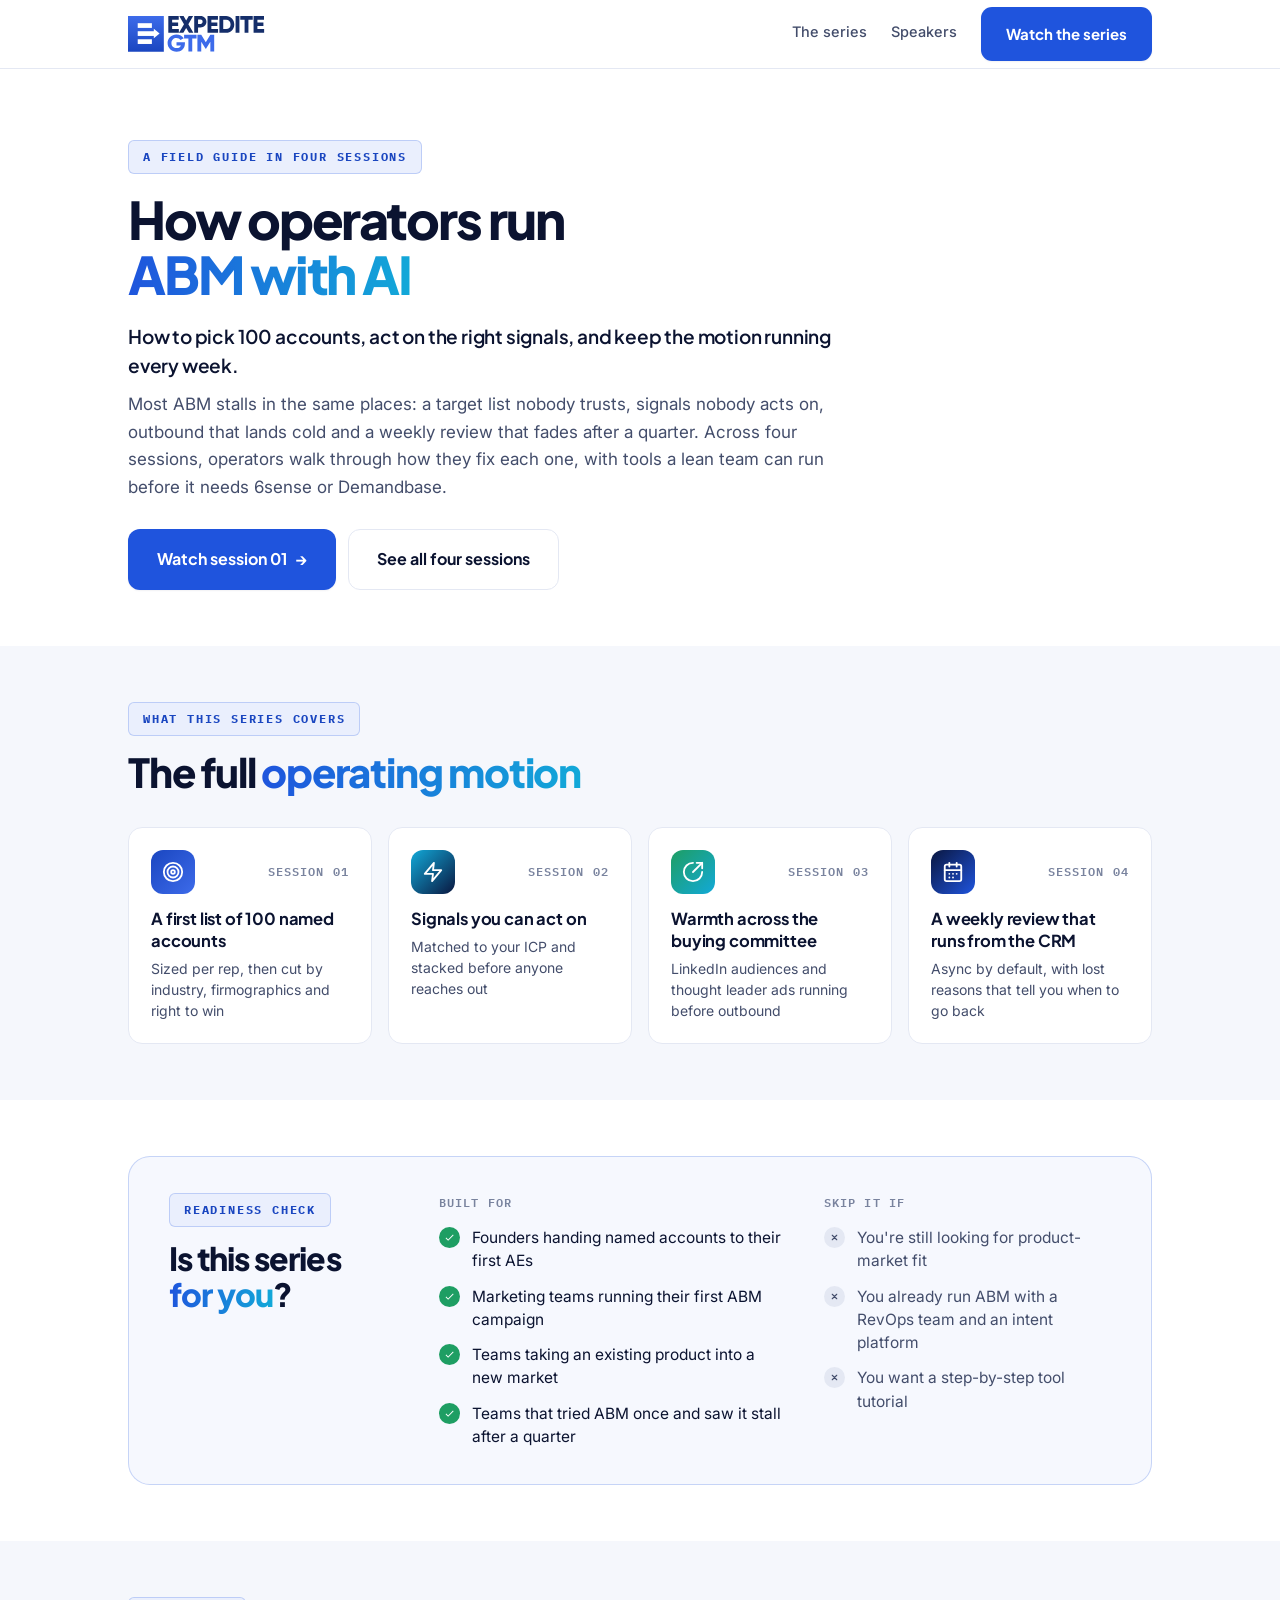
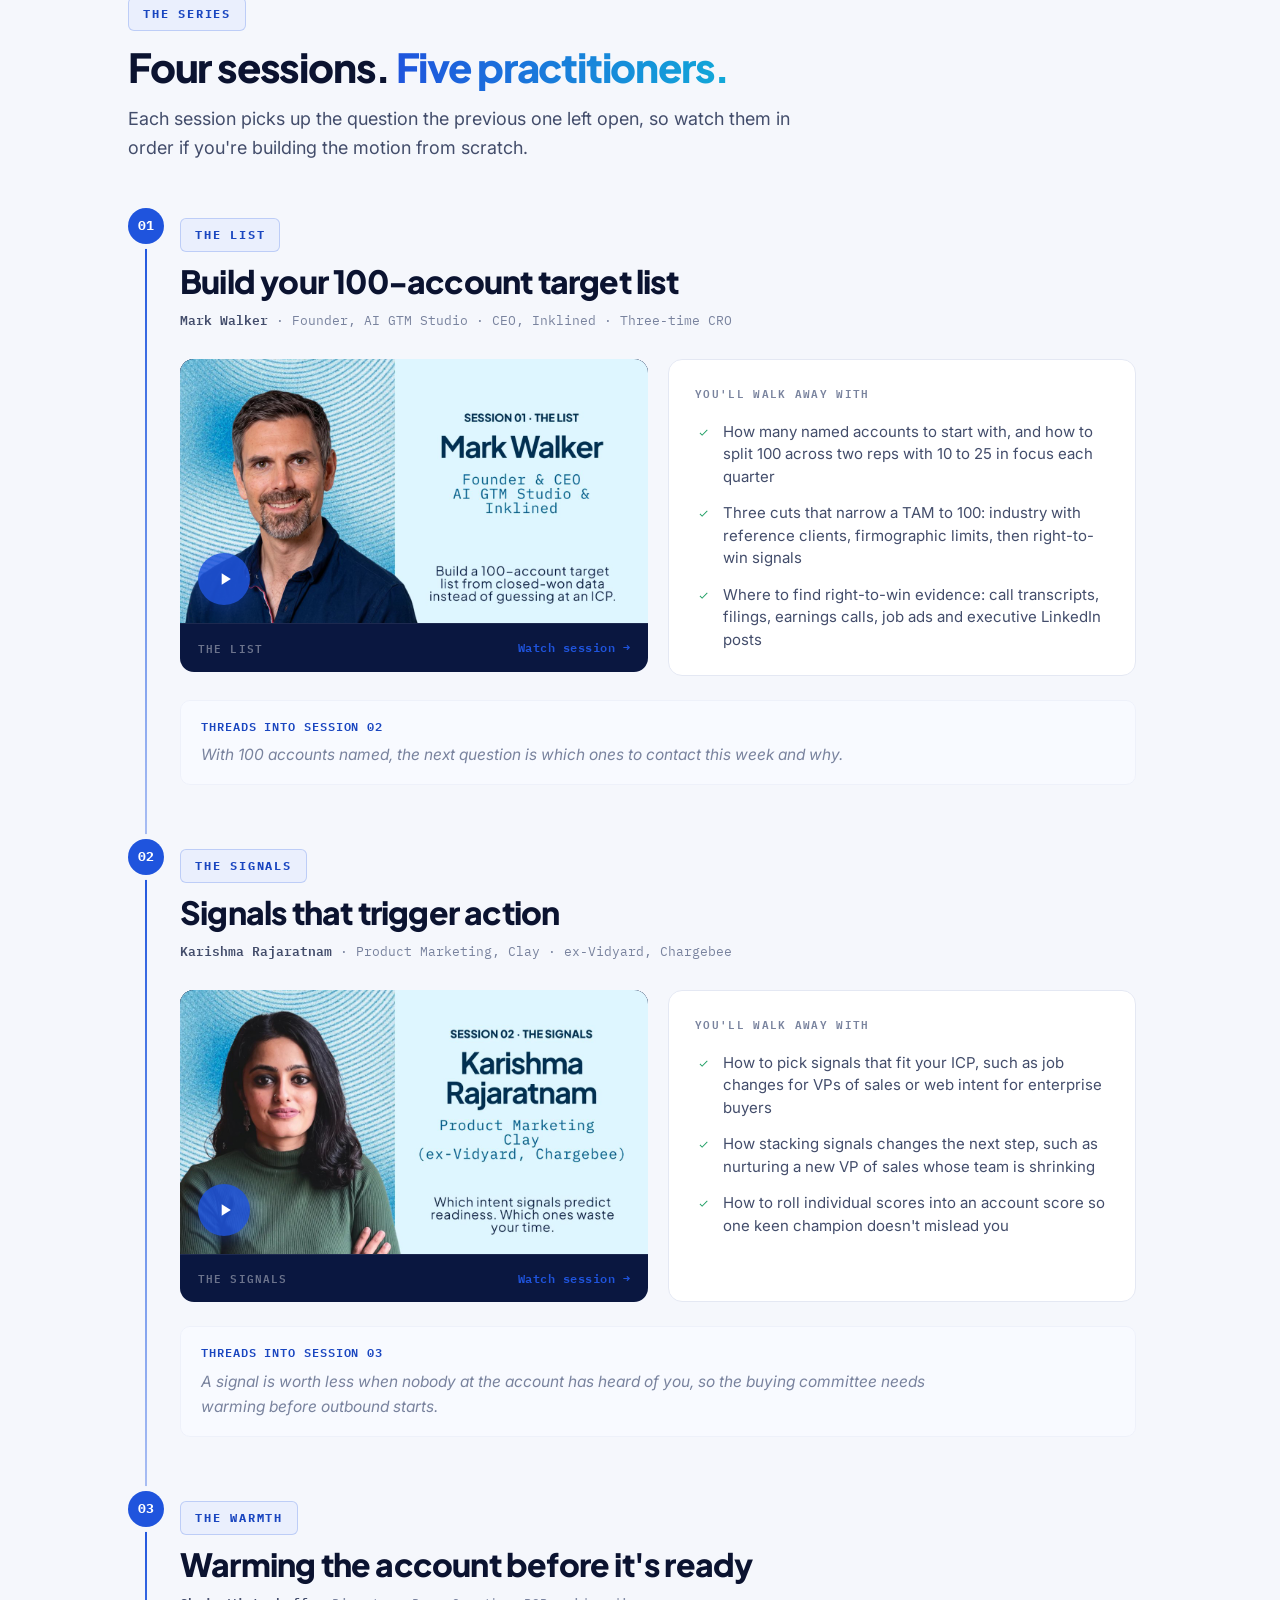
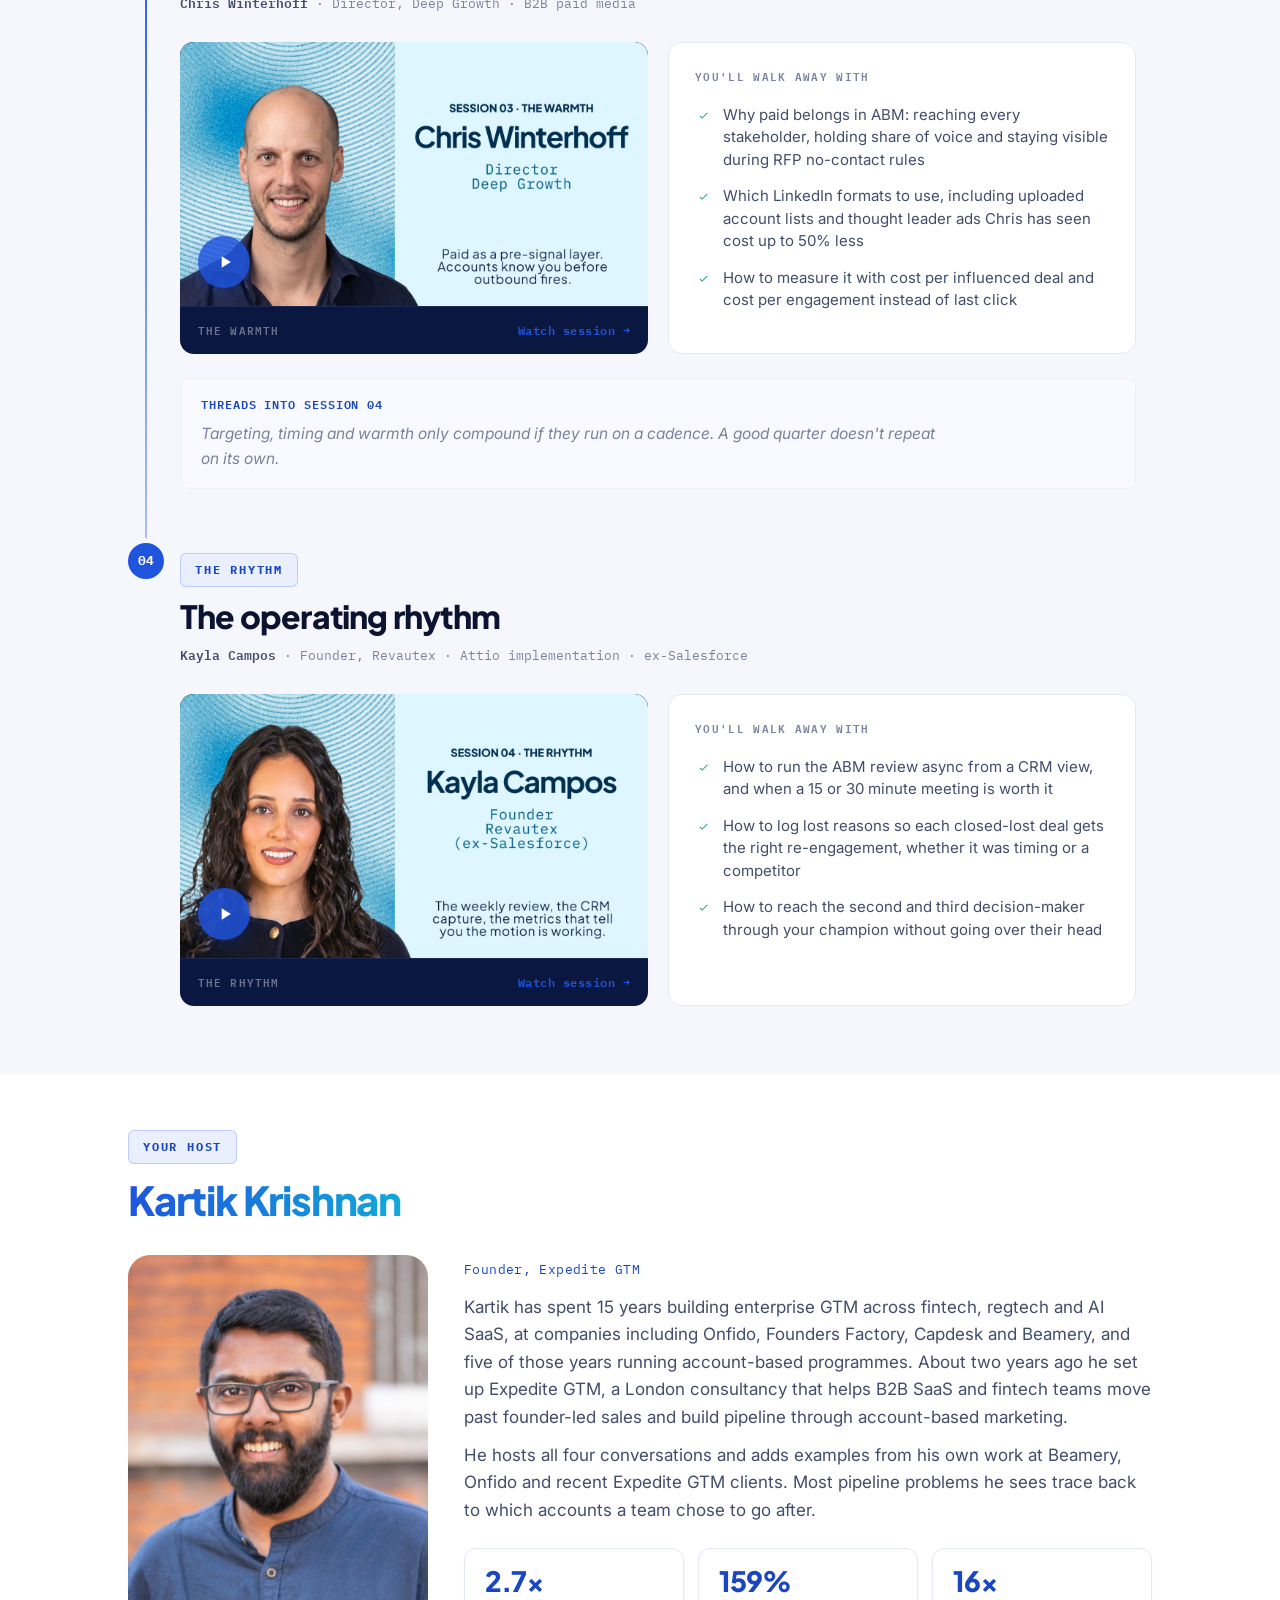
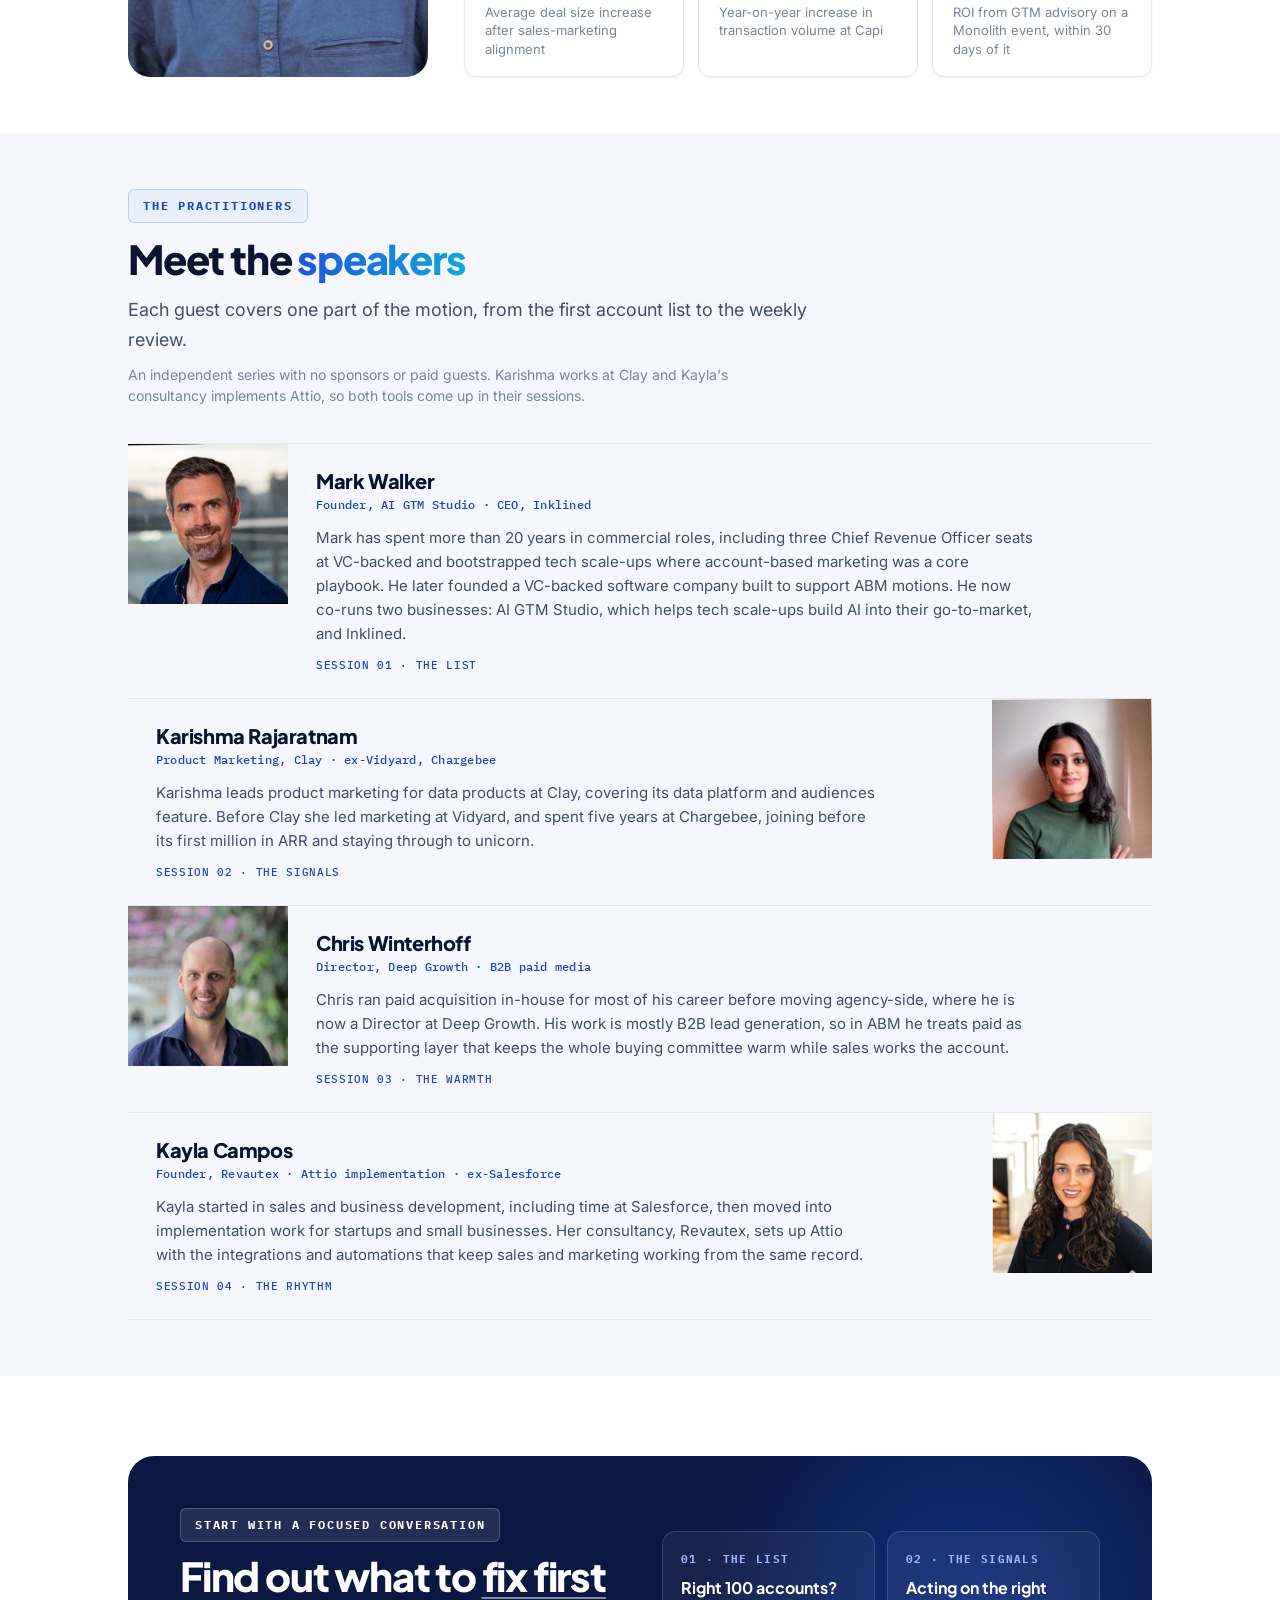
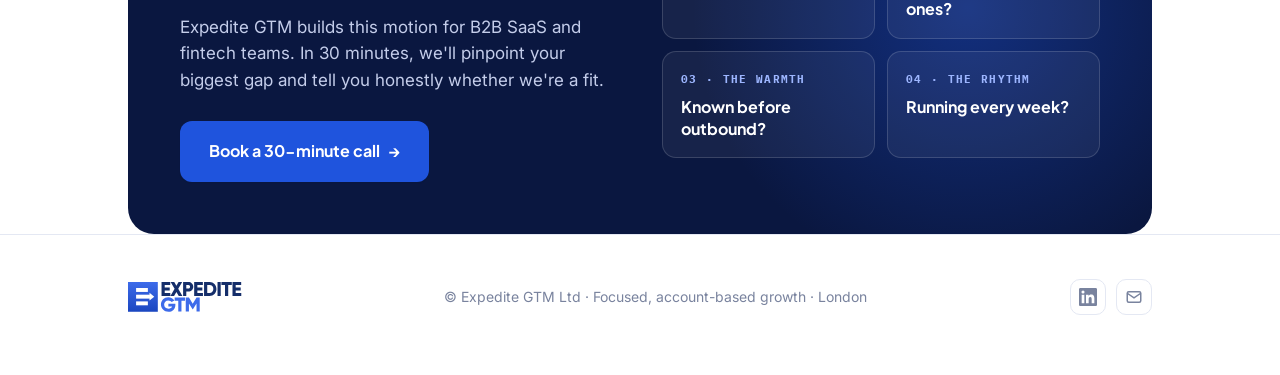
<file: abm-sessions/index.html>
<!doctype html>
<html lang="en" data-theme="light">
<head>
<meta charset="utf-8">
<meta name="viewport" content="width=device-width, initial-scale=1">
<link rel="canonical" href="https://expeditegtm.com/abm-sessions/">
<meta property="og:url" content="https://expeditegtm.com/abm-sessions/">
<meta name="description" content="Expedite GTM founder Kartik Krishnan and four operators on building a 100-account list, acting on intent signals, warming buying committees on LinkedIn and running a weekly ABM review.">
<meta property="og:title" content="How operators run ABM with AI — Expedite GTM">
<meta property="og:description" content="Four recorded sessions on how operators pick accounts, read signals, warm buying committees and run the weekly review.">
<meta property="og:type" content="website">
<meta property="og:image" content="https://expeditegtm.com/images/expedite-gtm/og-image.png">
<meta property="og:image:width" content="1200">
<meta property="og:image:height" content="630">
<meta name="twitter:card" content="summary_large_image">
<meta name="twitter:image" content="https://expeditegtm.com/images/expedite-gtm/og-image.png">
<meta name="theme-color" content="#1F54DD">
<link rel="icon" href="/favicon.svg" type="image/svg+xml">
<link rel="icon" href="/favicon-32.png" sizes="32x32" type="image/png">
<link rel="apple-touch-icon" href="/apple-touch-icon.png">
<title>How operators run ABM with AI — Expedite GTM</title>
<script async src="https://www.googletagmanager.com/gtag/js?id=G-W55MQWBZFP"></script>
<script>
window.dataLayer=window.dataLayer||[];
function gtag(){dataLayer.push(arguments)}
gtag('js',new Date());
gtag('config','G-W55MQWBZFP');
</script>
<link rel="preconnect" href="https://fonts.googleapis.com">
<link rel="preconnect" href="https://fonts.gstatic.com" crossorigin>
<link rel="stylesheet" href="https://fonts.googleapis.com/css2?family=Plus+Jakarta+Sans:wght@500;600;700;800&family=Inter:wght@400;500;600&family=IBM+Plex+Mono:wght@500;600&display=swap">
<style>
:root {
  --bg:#FFFFFF; --bg-soft:#F5F7FC; --panel:#FFFFFF; --panel-2:#F8FAFF;
  --ink:#0B1330; --ink-soft:#434D6B; --ink-faint:#79839E;
  --line:#E4E8F3; --line-soft:#EEF1FA;
  --accent:#1F54DD; --accent-deep:#1A46C0; --accent-tint:#EAEFFD; --accent-ink:#FFFFFF;
  --secondary:#0A1740; --tertiary:#12A9D8;
  --good:#1E9E63;
  --hair:rgba(11,19,48,.07);
  --shadow-sm:0 1px 2px rgba(15,23,60,.06);
  --shadow:0 8px 30px rgba(15,23,60,.09);
  --shadow-lg:0 30px 70px rgba(15,23,60,.16);
  --blue-600:#1F54DD;--blue-700:#1A46C0;--blue-500:#3D6BEA;--blue-050:#EAEFFD;
  --cyan-500:#12A9D8;
  --r:14px; --r-lg:22px; --maxw:1080px;
}

*{box-sizing:border-box}
html{scroll-behavior:smooth;-webkit-text-size-adjust:100%;overflow-x:hidden}
body{margin:0;padding-top:68px;background:var(--bg);color:var(--ink);
  font-family:"Inter",system-ui,-apple-system,sans-serif;
  font-size:18px;line-height:1.66;font-weight:400;
  -webkit-font-smoothing:antialiased;text-rendering:optimizeLegibility}
h1,h2,h3,h4{margin:0;font-family:"Plus Jakarta Sans","Inter",sans-serif;font-weight:800;line-height:1.12;letter-spacing:-.025em;color:var(--ink);text-wrap:balance}
p{margin:0}
a{color:var(--accent);text-decoration:none}
img{max-width:100%}

.wrap{max-width:var(--maxw);margin:0 auto;padding:0 28px}
.eyebrow,.s-tag{display:inline-block;font-family:"IBM Plex Mono",monospace;font-size:12px;font-weight:700;letter-spacing:.15em;text-transform:uppercase;color:var(--accent-deep);background:var(--accent-tint);border:1px solid color-mix(in srgb,var(--accent) 22%,transparent);padding:6px 14px;border-radius:6px}

/* --- NAV --- */
header.nav{position:fixed;top:0;left:0;right:0;z-index:50;background:color-mix(in srgb,var(--bg) 84%,transparent);backdrop-filter:blur(14px);-webkit-backdrop-filter:blur(14px);border-bottom:1px solid var(--line)}
#sp{position:absolute;bottom:0;left:0;height:2px;width:0%;background:linear-gradient(90deg,var(--blue-500),var(--cyan-500));opacity:.7;pointer-events:none;transition:width .08s linear}
.nav-in{display:flex;align-items:center;justify-content:space-between;height:68px}
.brand{display:flex;align-items:center;gap:11px;font-family:"Plus Jakarta Sans",sans-serif;font-weight:800;font-size:18px;letter-spacing:-.02em;color:var(--ink);text-decoration:none}
.brand .tile,.foot-brand .tile{border-radius:8px;background:linear-gradient(135deg,var(--accent),var(--accent-deep));display:grid;place-items:center;color:#fff;font-weight:800;box-shadow:var(--shadow-sm)}
.brand .tile{width:26px;height:26px;font-size:15px}
.foot-brand .tile{width:24px;height:24px;border-radius:7px;font-size:13px}
.nav-right{display:flex;align-items:center;gap:24px}
.nav-right a.nav-link{font-size:14.5px;color:var(--ink-soft);font-weight:500;text-decoration:none;border-bottom:2px solid transparent;padding-bottom:2px;transition:color .2s,border-color .2s}
.nav-right a.nav-link:hover{color:var(--ink);border-bottom-color:var(--accent)}
@media(max-width:880px){.nav-right a.nav-link{display:none}}

/* --- BUTTONS --- */
.btn{display:inline-flex;align-items:center;gap:.5em;font-family:"Plus Jakarta Sans",sans-serif;font-weight:700;font-size:15px;padding:14px 24px;min-height:48px;border-radius:11px;border:1px solid transparent;cursor:pointer;transition:transform .15s,background .15s,border-color .15s,box-shadow .15s;text-decoration:none}
.btn:focus-visible{outline:2px solid var(--accent);outline-offset:2px}
.btn-lg{padding:16px 28px;font-size:16px;border-radius:12px}
.btn-primary{background:var(--accent);color:var(--accent-ink);box-shadow:var(--shadow-sm)}
.btn-primary:hover{background:var(--accent-deep);transform:translateY(-1px);box-shadow:var(--shadow)}
.btn-ghost{background:var(--panel);color:var(--ink);border-color:var(--line)}
.btn-ghost:hover{border-color:var(--accent);color:var(--accent-deep);transform:translateY(-1px)}
.arrow{display:inline-block;transition:transform .18s}
.btn:hover .arrow{transform:translateX(4px)}

/* --- HERO --- */
.hero{padding:72px 0 56px}
.hero-inner{max-width:720px}
.hero-inner > *{opacity:0;transform:translateY(18px);animation:heroIn .7s cubic-bezier(.22,1,.36,1) forwards}
.hero-inner > *:nth-child(1){animation-delay:.05s}
.hero-inner > *:nth-child(2){animation-delay:.15s}
.hero-inner > *:nth-child(3){animation-delay:.25s}
.hero-inner > *:nth-child(4){animation-delay:.38s}
.hero-inner > *:nth-child(5){animation-delay:.5s}
@keyframes heroIn{to{opacity:1;transform:translateY(0)}}
.hero h1{font-size:clamp(34px,4.6vw,52px);letter-spacing:-.04em;line-height:1.06}
.hero .tagline{margin-top:20px;font-family:"Plus Jakarta Sans",sans-serif;font-size:19px;font-weight:600;color:var(--ink);line-height:1.5;letter-spacing:-0.01em}
.hero .sub{margin-top:12px;font-size:17px;color:var(--ink-soft);line-height:1.62}
.hero .sub strong{color:var(--ink);font-weight:600}
.hero-cta{display:flex;flex-wrap:wrap;gap:12px;margin-top:28px}

/* --- SECTIONS --- */
section{padding:56px 0}
.soft{background:var(--bg-soft)}
.sec-head{max-width:46em}
.sec-head h2{font-size:clamp(28px,3.6vw,40px);margin-top:14px;letter-spacing:-.03em}
.sec-head .lede{margin-top:18px;color:var(--ink-soft);font-size:18px;line-height:1.65}
.sec-head .lede + .lede{margin-top:14px}
.sec-head .lede strong{color:var(--ink);font-weight:600}
.sec-title{font-size:clamp(28px,3.6vw,40px);margin-top:14px;letter-spacing:-.03em}

/* --- COVERAGE (one card per session) --- */
.cov-grid{display:grid;grid-template-columns:repeat(4,1fr);gap:16px;margin-top:32px}
@media(max-width:960px){.cov-grid{grid-template-columns:repeat(2,1fr)}}
@media(max-width:560px){.cov-grid{grid-template-columns:1fr}}
.cov-card{display:flex;flex-direction:column;gap:14px;padding:22px;border-radius:var(--r);background:var(--panel);border:1px solid var(--line);text-decoration:none;transition:transform .22s,box-shadow .22s,border-color .22s}
.cov-card:hover{transform:translateY(-2px);box-shadow:var(--shadow);border-color:color-mix(in srgb,var(--accent) 30%,transparent)}
.cov-top{display:flex;align-items:center;justify-content:space-between}
.cov-num{font-family:"IBM Plex Mono",monospace;font-size:11.5px;font-weight:600;letter-spacing:.1em;text-transform:uppercase;color:var(--ink-faint)}
.phi-icon{flex-shrink:0;width:44px;height:44px;border-radius:12px;display:grid;place-items:center;color:#fff}
.phi-icon svg{width:22px;height:22px}
.phi-icon-1{background:linear-gradient(135deg,var(--blue-700),var(--blue-500))}
.phi-icon-2{background:linear-gradient(135deg,var(--cyan-500),var(--secondary))}
.phi-icon-3{background:linear-gradient(135deg,var(--good),var(--cyan-500))}
.phi-icon-4{background:linear-gradient(135deg,var(--secondary),var(--blue-600))}
.cov-title{font-family:"Plus Jakarta Sans",sans-serif;font-weight:700;font-size:16.5px;color:var(--ink);line-height:1.35;letter-spacing:-.01em}
.cov-sub{margin-top:6px;font-size:14px;color:var(--ink-soft);line-height:1.5}

/* --- FIT CHECKLIST --- */
.fit-panel{display:grid;grid-template-columns:.8fr 1.2fr 1fr;gap:40px;align-items:start;padding:36px 40px;border-radius:var(--r-lg);background:color-mix(in srgb,var(--accent) 4%,var(--panel));border:1px solid color-mix(in srgb,var(--accent) 22%,transparent)}
@media(max-width:960px){.fit-panel{grid-template-columns:1fr 1fr;gap:28px 32px}.fit-head{grid-column:1/-1}}
@media(max-width:640px){.fit-panel{grid-template-columns:1fr;padding:28px 22px}}
.fit-head h2{margin-top:14px;font-size:clamp(24px,3vw,32px);letter-spacing:-.03em}
.fit-label{font-family:"IBM Plex Mono",monospace;font-size:11.5px;font-weight:600;letter-spacing:.1em;text-transform:uppercase;color:var(--ink-faint);margin-bottom:14px}
.fit-list{list-style:none;margin:0;padding:0;display:flex;flex-direction:column;gap:12px}
.fit-list li{display:flex;align-items:flex-start;gap:12px;font-size:15.5px;line-height:1.5;color:var(--ink)}
.fit-no li{color:var(--ink-soft)}
.fit-mk{flex:0 0 auto;width:21px;height:21px;border-radius:50%;display:grid;place-items:center;margin-top:1px}
.fit-yes .fit-mk{background:var(--good)}
.fit-yes .fit-mk svg{width:11px;height:11px;fill:#fff}
.fit-no .fit-mk{background:var(--line)}
.fit-no .fit-mk svg{width:9px;height:9px;stroke:var(--ink-soft);stroke-width:3;fill:none;stroke-linecap:round}

/* --- SESSIONS TIMELINE --- */
.series-intro{max-width:38em;margin-top:14px;color:var(--ink-soft);font-size:18px;line-height:1.62}
.spk-note{max-width:44em;margin-top:10px;color:var(--ink-faint);font-size:14px;line-height:1.55}
.timeline{position:relative;margin-top:44px;padding-left:52px}

.session-block{position:relative;padding-bottom:52px;padding-top:12px;padding-right:16px;margin-left:-16px;padding-left:16px;border-radius:var(--r);transition:background .25s;scroll-margin-top:92px}
.session-block:hover{background:var(--panel-2)}
.session-block:last-child{padding-bottom:12px}
/* connector runs from this marker's centre to the next marker's centre */
.session-block::before{content:'';position:absolute;left:-19px;top:20px;bottom:-20px;width:2px;background:linear-gradient(180deg,var(--accent),color-mix(in srgb,var(--accent) 30%,var(--accent-tint)));transform-origin:top;transform:scaleY(0);transition:transform 1s cubic-bezier(.22,1,.36,1)}
.timeline.vis .session-block::before{transform:scaleY(1)}
.session-block:last-child::before{display:none}

.step-marker{position:absolute;left:-36px;top:2px;width:36px;height:36px;border-radius:50%;background:var(--accent);color:#fff;display:grid;place-items:center;font-family:"IBM Plex Mono",monospace;font-weight:700;font-size:13px;z-index:1;box-shadow:0 0 0 5px var(--bg-soft);transition:transform .3s,box-shadow .3s}
.session-block:hover .step-marker{transform:scale(1.08);box-shadow:0 0 0 5px var(--bg-soft),0 4px 16px rgba(31,84,221,.3)}

.s-tag{margin-bottom:12px}
.s-title{font-size:clamp(24px,3vw,32px);letter-spacing:-.025em}
.s-speaker{margin-top:10px;font-family:"IBM Plex Mono",monospace;font-size:13px;color:var(--ink-faint)}
.s-speaker strong{color:var(--ink-soft);font-weight:600}
.s-desc{margin-top:18px;color:var(--ink-soft);font-size:17px;line-height:1.62;max-width:52em}

.s-detail{display:grid;grid-template-columns:1fr 1fr;gap:20px;margin-top:28px}
@media(max-width:760px){.s-detail{grid-template-columns:1fr}}

/* video card (clickable) */
.vid-card{display:flex;flex-direction:column;align-self:start;background:var(--secondary);border-radius:var(--r);overflow:hidden;text-decoration:none;transition:transform .18s,box-shadow .18s;cursor:pointer}
.vid-card:hover{transform:translateY(-3px);box-shadow:var(--shadow-lg)}
.vid-top{display:flex;justify-content:space-between;align-items:center;padding:14px 18px;border-top:1px solid rgba(255,255,255,.08)}
.vid-top .vid-label{font-family:"IBM Plex Mono",monospace;font-size:11px;font-weight:600;letter-spacing:.1em;text-transform:uppercase;color:rgba(255,255,255,.4)}
.vid-top .vid-cta{font-family:"IBM Plex Mono",monospace;font-size:12px;font-weight:600;color:var(--accent);letter-spacing:.04em;transition:color .15s}
.vid-card:hover .vid-cta{color:#fff}
.vid-thumb{position:relative;flex:none;aspect-ratio:16/9;background:var(--secondary);overflow:hidden}
.vid-thumb img{position:absolute;inset:0;width:100%;height:100%;object-fit:cover;display:block}
.play-btn{position:absolute;left:18px;bottom:18px;width:52px;height:52px;border-radius:50%;background:rgba(31,84,221,.85);display:grid;place-items:center;box-shadow:0 4px 20px rgba(31,84,221,.35);transition:transform .2s,box-shadow .2s,background .2s}
.vid-card:hover .play-btn{transform:scale(1.12);box-shadow:0 6px 28px rgba(31,84,221,.5);background:var(--accent)}
.play-btn svg{width:20px;height:20px;fill:#fff;margin-left:2px}
.vid-foot{display:flex;justify-content:space-between;align-items:center;padding:14px 18px;border-top:1px solid rgba(255,255,255,.08);font-family:"IBM Plex Mono",monospace;font-size:12.5px;color:rgba(255,255,255,.4)}

/* learnings box */
.learn-box{background:var(--panel);border:1px solid var(--line);border-radius:var(--r);padding:24px 26px}
.learn-box .learn-label{font-family:"IBM Plex Mono",monospace;font-size:11px;font-weight:600;letter-spacing:.12em;text-transform:uppercase;color:var(--ink-faint);margin-bottom:18px}
.learn-box ul{list-style:none;margin:0;padding:0;display:flex;flex-direction:column;gap:14px}
.learn-box li{position:relative;padding-left:28px;color:var(--ink-soft);font-size:15px;line-height:1.5}
.learn-box li::before{content:"";position:absolute;left:0;top:3px;width:17px;height:17px;border-radius:50%;background:var(--good);
  -webkit-mask:no-repeat center/11px url("data:image/svg+xml,%3Csvg xmlns='http://www.w3.org/2000/svg' viewBox='0 0 24 24'%3E%3Cpath fill='white' d='M9 16.17 4.83 12l-1.42 1.41L9 19 21 7l-1.41-1.41z'/%3E%3C/svg%3E");
  mask:no-repeat center/11px url("data:image/svg+xml,%3Csvg xmlns='http://www.w3.org/2000/svg' viewBox='0 0 24 24'%3E%3Cpath fill='white' d='M9 16.17 4.83 12l-1.42 1.41L9 19 21 7l-1.41-1.41z'/%3E%3C/svg%3E")}

/* thread connector */
.thread{margin-top:24px;padding:16px 20px;background:var(--panel-2);border-radius:10px;border:1px solid var(--line-soft);transition:border-color .3s}
.thread:hover{border-color:var(--accent-tint)}
.thread .thr-label{font-family:"IBM Plex Mono",monospace;font-size:11.5px;font-weight:600;color:var(--accent-deep);letter-spacing:.08em;text-transform:uppercase}
.thread p.thr-text{margin-top:6px;font-size:15.5px;color:var(--ink-faint);font-style:italic;max-width:48em}

/* --- HOST --- */
.host-layout{display:grid;grid-template-columns:300px 1fr;gap:36px;margin-top:32px;align-items:stretch}
@media(max-width:800px){.host-layout{grid-template-columns:1fr;gap:28px}}
.host-photo-col{position:relative;border-radius:var(--r-lg);overflow:hidden;min-height:360px}
@media(max-width:800px){.host-photo-col{max-height:400px}}
.host-photo-col img{width:100%;height:100%;object-fit:cover;object-position:top center;display:block}
.host-info h3{font-size:24px;font-weight:800}
.host-role{font-family:"IBM Plex Mono",monospace;font-size:12.5px;color:var(--accent-deep);letter-spacing:.03em;margin-top:4px}
.host-bio{margin-top:14px;color:var(--ink-soft);font-size:17px;line-height:1.62;max-width:42em}
.host-bio + .host-bio{margin-top:10px}

.stat-row{display:flex;gap:14px;margin-top:24px;flex-wrap:wrap}
.stat-card{flex:1;min-width:140px;background:var(--panel);border:1px solid var(--line);border-radius:12px;padding:18px 20px;box-shadow:var(--shadow-sm);transition:transform .18s,box-shadow .18s}
.stat-card:hover{transform:translateY(-2px);box-shadow:var(--shadow)}
.stat-card .big{font-family:"Plus Jakarta Sans",sans-serif;font-size:28px;font-weight:800;letter-spacing:-.03em;color:var(--accent-deep);line-height:1}
.stat-card .cap{margin-top:8px;font-size:13px;color:var(--ink-faint);line-height:1.4}

/* --- CTA SECTION --- */
.cta-section{padding:80px 0 0}
.cta{background:var(--secondary);border-radius:26px;padding:52px;color:#fff;position:relative;overflow:hidden}
.cta::before{content:"";position:absolute;right:-12%;top:-45%;width:60%;height:170%;background:radial-gradient(circle,color-mix(in srgb,var(--accent) 40%,transparent),transparent 62%);pointer-events:none}
.hl-mark{background:linear-gradient(95deg,var(--blue-600) 0%,var(--cyan-500) 100%);-webkit-background-clip:text;background-clip:text;-webkit-text-fill-color:transparent;color:var(--accent-deep)}
.cta .hl-mark{background:none;-webkit-background-clip:unset;background-clip:unset;-webkit-text-fill-color:#fff;color:#fff;text-decoration:underline;text-decoration-color:rgba(255,255,255,.5);text-underline-offset:5px;text-decoration-thickness:2px}
.cta-grid{position:relative;z-index:1;display:grid;grid-template-columns:1fr 1fr;gap:44px;align-items:center}
@media(max-width:860px){.cta-grid{grid-template-columns:1fr;gap:30px}}
.cta h2{color:#fff;font-size:clamp(28px,3.8vw,40px);letter-spacing:-.03em}
.cta .clede{color:#C4CDEA;margin-top:15px;font-size:17px;line-height:1.55;max-width:34em}
.cta .clede + .clede{margin-top:10px}
.cta-actions{margin-top:28px;display:flex;flex-direction:column;align-items:flex-start;gap:12px}
.cta-tiles{display:grid;grid-template-columns:1fr 1fr;gap:12px}
.cta-tile{display:flex;flex-direction:column;gap:8px;min-height:104px;padding:18px;border-radius:var(--r);background:rgba(255,255,255,.055);border:1px solid rgba(255,255,255,.15);text-decoration:none;transition:background .2s,border-color .2s}
.cta-tile:hover{background:rgba(255,255,255,.09);border-color:rgba(255,255,255,.3)}
.cta-tile .tn{font-family:"IBM Plex Mono",monospace;font-size:11px;font-weight:700;letter-spacing:.12em;text-transform:uppercase;color:#9DB6FF}
.cta-tile p{font-family:"Plus Jakarta Sans",sans-serif;font-weight:700;font-size:16px;line-height:1.35;color:#fff}
@media(max-width:560px){.cta .eyebrow{font-size:11px;letter-spacing:.1em}.cta-tiles{grid-template-columns:1fr}.cta-tile{min-height:0}.cta-actions,.cta-actions .btn{width:100%;justify-content:center}}

/* --- FOOTER --- */
footer{padding:44px 0 60px;border-top:1px solid var(--line);color:var(--ink-faint);font-size:14px}
.foot-row{display:flex;justify-content:space-between;gap:20px;flex-wrap:wrap;align-items:center}
.foot-brand{display:flex;align-items:center;gap:10px;font-family:"Plus Jakarta Sans",sans-serif;font-weight:800;color:var(--ink);font-size:16px}
.foot-social{display:flex;gap:10px}
.foot-social a{width:36px;height:36px;border-radius:10px;border:1px solid var(--line);display:grid;place-items:center;color:var(--ink-faint);transition:color .2s,border-color .2s,background .2s}
.foot-social a:hover{color:var(--accent-deep);border-color:var(--accent)}
.foot-social a svg{width:18px;height:18px}

/* --- SCROLL REVEAL --- */
.rv{opacity:0;transform:translateY(28px);transition:opacity .7s cubic-bezier(.22,1,.36,1),transform .7s cubic-bezier(.22,1,.36,1)}
.rv.vis{opacity:1;transform:translateY(0)}
.rv-d1{transition-delay:.1s}.rv-d2{transition-delay:.18s}.rv-d3{transition-delay:.26s}.rv-d4{transition-delay:.34s}
.rv-stagger .cov-card,.rv-stagger .learn-box li,.rv-stagger .stat-card,.rv-stagger .spk-card{opacity:0;transform:translateY(16px);transition:opacity .5s cubic-bezier(.22,1,.36,1),transform .5s cubic-bezier(.22,1,.36,1)}
.rv-stagger.vis .cov-card,.rv-stagger.vis .learn-box li,.rv-stagger.vis .stat-card,.rv-stagger.vis .spk-card{opacity:1;transform:translateY(0)}
.rv-stagger.vis .cov-card:nth-child(1),.rv-stagger.vis .stat-card:nth-child(1){transition-delay:.05s}
.rv-stagger.vis .cov-card:nth-child(2),.rv-stagger.vis .stat-card:nth-child(2){transition-delay:.12s}
.rv-stagger.vis .cov-card:nth-child(3),.rv-stagger.vis .stat-card:nth-child(3){transition-delay:.19s}
.rv-stagger.vis .cov-card:nth-child(4){transition-delay:.26s}
.rv-stagger.vis .learn-box li:nth-child(1){transition-delay:.05s}
.rv-stagger.vis .learn-box li:nth-child(2){transition-delay:.12s}
.rv-stagger.vis .learn-box li:nth-child(3){transition-delay:.19s}
.rv-stagger.vis .spk-card:nth-child(1){transition-delay:.05s}
.rv-stagger.vis .spk-card:nth-child(2){transition-delay:.12s}
.rv-stagger.vis .spk-card:nth-child(3){transition-delay:.19s}
.rv-stagger.vis .spk-card:nth-child(4){transition-delay:.26s}






/* --- SPEAKERS ROWS --- */
.spk-rows{display:flex;flex-direction:column;gap:0;margin-top:36px;border-top:1px solid var(--line)}
.spk-card{display:flex;align-items:stretch;border-bottom:1px solid var(--line);transition:background .25s}
.spk-card:hover{background:var(--panel)}
.spk-card:nth-child(even){flex-direction:row-reverse}
.spk-photo{width:160px;height:160px;object-fit:cover;object-position:top center;flex-shrink:0;display:block}
.spk-body{flex:1;padding:24px 28px;display:flex;flex-direction:column;justify-content:center;min-width:0}
.spk-name{font-size:20px;font-weight:800;letter-spacing:-.02em;line-height:1.25}
.spk-role{font-family:"IBM Plex Mono",monospace;font-size:12px;font-weight:500;color:var(--accent-deep);letter-spacing:.02em;margin-top:4px;line-height:1.4}
.spk-bio{margin-top:12px;color:var(--ink-soft);font-size:15px;line-height:1.6;max-width:48em}
.spk-session{font-family:"IBM Plex Mono",monospace;font-size:11px;font-weight:500;letter-spacing:.06em;text-transform:uppercase;color:var(--accent-deep);margin-top:10px}
@media(max-width:600px){.spk-card,.spk-card:nth-child(even){flex-direction:column}.spk-photo{width:100%;height:auto;aspect-ratio:1.4;max-height:200px}}
/* --- RESPONSIVE --- */
@media(max-width:880px){.hero{padding:44px 0 36px}}
@media(max-width:880px){.cta{padding:30px 22px;border-radius:20px}.cta h2{font-size:26px}}
@media(max-width:480px){
  .hero h1{font-size:34px}
  .stat-row{flex-direction:column}
  .stat-card{min-width:0}
  .timeline{padding-left:40px}
  .step-marker{left:-24px;width:30px;height:30px;font-size:12px}
  .session-block::before{left:-10px;top:17px;bottom:-17px}
}
@media(prefers-reduced-motion:reduce){
  *{transition-duration:0s!important;animation-duration:0s!important}
  .rv,.hero-inner > *{opacity:1;transform:none;animation:none}
  .rv-stagger .cov-card,.rv-stagger .learn-box li,.rv-stagger .stat-card,.rv-stagger .spk-card{opacity:1;transform:none}
  .session-block::before{transform:scaleY(1)}
}
</style>

<!-- NAV -->
<header class="nav">
  <div id="sp" aria-hidden="true"></div>
  <div class="wrap nav-in">
    <a class="brand" href="/"><img src="/images/expedite-gtm/default-light-bg.svg" alt="Expedite GTM" style="height:36px;display:block"></a>
    <div class="nav-right">
      <a href="#series" class="nav-link">The series</a>
      <a href="#speakers" class="nav-link">Speakers</a>
      <a class="btn btn-primary" href="#series">Watch the series</a>
    </div>
  </div>
</header>

<main>

<!-- HERO -->
<section class="hero">
  <div class="wrap">
    <div class="hero-inner">
      <p class="eyebrow">A field guide in four sessions</p>
      <h1 style="margin-top:18px">How operators run<br><span class="hl-mark">ABM with AI</span></h1>
      <p class="tagline">How to pick 100 accounts, act on the right signals, and keep the motion running every week.</p>
      <p class="sub">Most ABM stalls in the same places: a target list nobody trusts, signals nobody acts on, outbound that lands cold and a weekly review that fades after a quarter. Across four sessions, operators walk through how they fix each one, with tools a lean team can run before it needs 6sense or Demandbase.</p>
      <div class="hero-cta">
        <a class="btn btn-primary btn-lg" href="https://fast.wistia.com/embed/channel/o42kv0963d?wchannelid=o42kv0963d&wmediaid=3nsvtopgk0" target="_blank" rel="noopener">Watch session 01 <span class="arrow" aria-hidden="true">&rarr;</span></a>
        <a class="btn btn-ghost btn-lg" href="https://fast.wistia.com/embed/channel/o42kv0963d" target="_blank" rel="noopener">See all four sessions</a>
      </div>
    </div>
  </div>
</section>

<!-- WHAT THIS SERIES COVERS -->
<section class="soft" id="covers">
  <div class="wrap">
    <p class="eyebrow rv">What this series covers</p>
    <h2 class="sec-title rv">The full <span class="hl-mark">operating motion</span></h2>
    <div class="cov-grid rv rv-stagger">
      <a class="cov-card" href="#session-01">
        <div class="cov-top"><div class="phi-icon phi-icon-1"><svg viewBox="0 0 24 24" fill="none" stroke="currentColor" stroke-width="2" stroke-linecap="round" stroke-linejoin="round"><circle cx="12" cy="12" r="10"/><circle cx="12" cy="12" r="6"/><circle cx="12" cy="12" r="2"/></svg></div><span class="cov-num">Session 01</span></div>
        <div><p class="cov-title">A first list of 100 named accounts</p><p class="cov-sub">Sized per rep, then cut by industry, firmographics and right to win</p></div>
      </a>
      <a class="cov-card" href="#session-02">
        <div class="cov-top"><div class="phi-icon phi-icon-2"><svg viewBox="0 0 24 24" fill="none" stroke="currentColor" stroke-width="2" stroke-linecap="round" stroke-linejoin="round"><polygon points="13 2 3 14 12 14 11 22 21 10 12 10 13 2"/></svg></div><span class="cov-num">Session 02</span></div>
        <div><p class="cov-title">Signals you can act on</p><p class="cov-sub">Matched to your ICP and stacked before anyone reaches out</p></div>
      </a>
      <a class="cov-card" href="#session-03">
        <div class="cov-top"><div class="phi-icon phi-icon-3"><svg viewBox="0 0 24 24" fill="none" stroke="currentColor" stroke-width="2" stroke-linecap="round" stroke-linejoin="round"><path d="M12 2C6.48 2 2 6.48 2 12s4.48 10 10 10 10-4.48 10-10"/><path d="M22 2L12 12"/><path d="M16 2h6v6"/></svg></div><span class="cov-num">Session 03</span></div>
        <div><p class="cov-title">Warmth across the buying committee</p><p class="cov-sub">LinkedIn audiences and thought leader ads running before outbound</p></div>
      </a>
      <a class="cov-card" href="#session-04">
        <div class="cov-top"><div class="phi-icon phi-icon-4"><svg viewBox="0 0 24 24" fill="none" stroke="currentColor" stroke-width="2" stroke-linecap="round" stroke-linejoin="round"><rect x="3" y="4" width="18" height="18" rx="2" ry="2"/><line x1="16" y1="2" x2="16" y2="6"/><line x1="8" y1="2" x2="8" y2="6"/><line x1="3" y1="10" x2="21" y2="10"/><path d="M8 14h.01"/><path d="M12 14h.01"/><path d="M16 14h.01"/><path d="M8 18h.01"/><path d="M12 18h.01"/></svg></div><span class="cov-num">Session 04</span></div>
        <div><p class="cov-title">A weekly review that runs from the CRM</p><p class="cov-sub">Async by default, with lost reasons that tell you when to go back</p></div>
      </a>
    </div>
  </div>
</section>

<!-- READINESS CHECK -->
<section id="fit">
  <div class="wrap">
    <div class="fit-panel rv">
      <div class="fit-head">
        <p class="eyebrow">Readiness check</p>
        <h2>Is this series <span class="hl-mark">for you</span>?</h2>
      </div>
      <div>
        <p class="fit-label">Built for</p>
        <ul class="fit-list fit-yes">
          <li><span class="fit-mk" aria-hidden="true"><svg viewBox="0 0 24 24"><path d="M9 16.17 4.83 12l-1.42 1.41L9 19 21 7l-1.41-1.41z"/></svg></span>Founders handing named accounts to their first AEs</li>
          <li><span class="fit-mk" aria-hidden="true"><svg viewBox="0 0 24 24"><path d="M9 16.17 4.83 12l-1.42 1.41L9 19 21 7l-1.41-1.41z"/></svg></span>Marketing teams running their first ABM campaign</li>
          <li><span class="fit-mk" aria-hidden="true"><svg viewBox="0 0 24 24"><path d="M9 16.17 4.83 12l-1.42 1.41L9 19 21 7l-1.41-1.41z"/></svg></span>Teams taking an existing product into a new market</li>
          <li><span class="fit-mk" aria-hidden="true"><svg viewBox="0 0 24 24"><path d="M9 16.17 4.83 12l-1.42 1.41L9 19 21 7l-1.41-1.41z"/></svg></span>Teams that tried ABM once and saw it stall after a quarter</li>
        </ul>
      </div>
      <div>
        <p class="fit-label">Skip it if</p>
        <ul class="fit-list fit-no">
          <li><span class="fit-mk" aria-hidden="true"><svg viewBox="0 0 24 24"><path d="M6 6l12 12M18 6 6 18"/></svg></span>You're still looking for product-market fit</li>
          <li><span class="fit-mk" aria-hidden="true"><svg viewBox="0 0 24 24"><path d="M6 6l12 12M18 6 6 18"/></svg></span>You already run ABM with a RevOps team and an intent platform</li>
          <li><span class="fit-mk" aria-hidden="true"><svg viewBox="0 0 24 24"><path d="M6 6l12 12M18 6 6 18"/></svg></span>You want a step-by-step tool tutorial</li>
        </ul>
      </div>
    </div>
  </div>
</section>

<!-- THE SERIES -->
<section class="soft" id="series">
  <div class="wrap">
    <p class="eyebrow rv">The series</p>
    <h2 class="sec-title rv">Four sessions. <span class="hl-mark">Five practitioners.</span></h2>
    <p class="series-intro rv">Each session picks up the question the previous one left open, so watch them in order if you're building the motion from scratch.</p>

    <div class="timeline rv">

      <!-- Session 01 -->
      <div class="session-block rv" id="session-01">
        <div class="step-marker">01</div>
        <p class="s-tag">The list</p>
        <h3 class="s-title">Build your 100-account target list</h3>
        <p class="s-speaker"><strong>Mark Walker</strong> &middot; Founder, AI GTM Studio &middot; CEO, Inklined &middot; Three-time CRO</p>
        <div class="s-detail rv rv-stagger">
          <a class="vid-card" href="https://fast.wistia.com/embed/channel/o42kv0963d?wchannelid=o42kv0963d&wmediaid=3nsvtopgk0" target="_blank" rel="noopener">
            <div class="vid-thumb"><img src="/images/abm-sessions/session-01.jpg?v=2" alt="Session 01 with Mark Walker" loading="lazy">
              <div class="play-btn"><svg viewBox="0 0 24 24"><polygon points="8,5 19,12 8,19"/></svg></div>
            </div>
            <div class="vid-top">
              <span class="vid-label">The list</span>
              <span class="vid-cta">Watch session &rarr;</span>
            </div>
          </a>
          <div class="learn-box">
            <p class="learn-label">You'll walk away with</p>
            <ul>
              <li>How many named accounts to start with, and how to split 100 across two reps with 10 to 25 in focus each quarter</li>
              <li>Three cuts that narrow a TAM to 100: industry with reference clients, firmographic limits, then right-to-win signals</li>
              <li>Where to find right-to-win evidence: call transcripts, filings, earnings calls, job ads and executive LinkedIn posts</li>
            </ul>
          </div>
        </div>
        <div class="thread rv">
          <p class="thr-label">Threads into session 02</p>
          <p class="thr-text">With 100 accounts named, the next question is which ones to contact this week and why.</p>
        </div>
      </div>

      <!-- Session 02 -->
      <div class="session-block rv" id="session-02">
        <div class="step-marker">02</div>
        <p class="s-tag">The signals</p>
        <h3 class="s-title">Signals that trigger action</h3>
        <p class="s-speaker"><strong>Karishma Rajaratnam</strong> &middot; Product Marketing, Clay &middot; ex-Vidyard, Chargebee</p>
        <div class="s-detail rv rv-stagger">
          <a class="vid-card" href="https://fast.wistia.com/embed/channel/o42kv0963d?wchannelid=o42kv0963d&wmediaid=1l9zbthkxt" target="_blank" rel="noopener">
            <div class="vid-thumb"><img src="/images/abm-sessions/session-02.jpg?v=2" alt="Session 02 with Karishma Rajaratnam" loading="lazy">
              <div class="play-btn"><svg viewBox="0 0 24 24"><polygon points="8,5 19,12 8,19"/></svg></div>
            </div>
            <div class="vid-top">
              <span class="vid-label">The signals</span>
              <span class="vid-cta">Watch session &rarr;</span>
            </div>
          </a>
          <div class="learn-box">
            <p class="learn-label">You'll walk away with</p>
            <ul>
              <li>How to pick signals that fit your ICP, such as job changes for VPs of sales or web intent for enterprise buyers</li>
              <li>How stacking signals changes the next step, such as nurturing a new VP of sales whose team is shrinking</li>
              <li>How to roll individual scores into an account score so one keen champion doesn't mislead you</li>
            </ul>
          </div>
        </div>
        <div class="thread rv">
          <p class="thr-label">Threads into session 03</p>
          <p class="thr-text">A signal is worth less when nobody at the account has heard of you, so the buying committee needs warming before outbound starts.</p>
        </div>
      </div>

      <!-- Session 03 -->
      <div class="session-block rv" id="session-03">
        <div class="step-marker">03</div>
        <p class="s-tag">The warmth</p>
        <h3 class="s-title">Warming the account before it's ready</h3>
        <p class="s-speaker"><strong>Chris Winterhoff</strong> &middot; Director, Deep Growth &middot; B2B paid media</p>
        <div class="s-detail rv rv-stagger">
          <a class="vid-card" href="https://fast.wistia.com/embed/channel/o42kv0963d?wchannelid=o42kv0963d&wmediaid=2s0vsklskk" target="_blank" rel="noopener">
            <div class="vid-thumb"><img src="/images/abm-sessions/session-03.jpg?v=2" alt="Session 03 with Chris Winterhoff" loading="lazy">
              <div class="play-btn"><svg viewBox="0 0 24 24"><polygon points="8,5 19,12 8,19"/></svg></div>
            </div>
            <div class="vid-top">
              <span class="vid-label">The warmth</span>
              <span class="vid-cta">Watch session &rarr;</span>
            </div>
          </a>
          <div class="learn-box">
            <p class="learn-label">You'll walk away with</p>
            <ul>
              <li>Why paid belongs in ABM: reaching every stakeholder, holding share of voice and staying visible during RFP no-contact rules</li>
              <li>Which LinkedIn formats to use, including uploaded account lists and thought leader ads Chris has seen cost up to 50% less</li>
              <li>How to measure it with cost per influenced deal and cost per engagement instead of last click</li>
            </ul>
          </div>
        </div>
        <div class="thread rv">
          <p class="thr-label">Threads into session 04</p>
          <p class="thr-text">Targeting, timing and warmth only compound if they run on a cadence. A good quarter doesn't repeat on its own.</p>
        </div>
      </div>

      <!-- Session 04 -->
      <div class="session-block rv" id="session-04">
        <div class="step-marker">04</div>
        <p class="s-tag">The rhythm</p>
        <h3 class="s-title">The operating rhythm</h3>
        <p class="s-speaker"><strong>Kayla Campos</strong> &middot; Founder, Revautex &middot; Attio implementation &middot; ex-Salesforce</p>
        <div class="s-detail rv rv-stagger">
          <a class="vid-card" href="https://fast.wistia.com/embed/channel/o42kv0963d?wchannelid=o42kv0963d&wmediaid=r8xqygjcbx" target="_blank" rel="noopener">
            <div class="vid-thumb"><img src="/images/abm-sessions/session-04.jpg?v=2" alt="Session 04 with Kayla Campos" loading="lazy">
              <div class="play-btn"><svg viewBox="0 0 24 24"><polygon points="8,5 19,12 8,19"/></svg></div>
            </div>
            <div class="vid-top">
              <span class="vid-label">The rhythm</span>
              <span class="vid-cta">Watch session &rarr;</span>
            </div>
          </a>
          <div class="learn-box">
            <p class="learn-label">You'll walk away with</p>
            <ul>
              <li>How to run the ABM review async from a CRM view, and when a 15 or 30 minute meeting is worth it</li>
              <li>How to log lost reasons so each closed-lost deal gets the right re-engagement, whether it was timing or a competitor</li>
              <li>How to reach the second and third decision-maker through your champion without going over their head</li>
            </ul>
          </div>
        </div>
      </div>

    </div>
  </div>
</section>

<!-- HOST -->
<section class="rv">
  <div class="wrap">
    <p class="eyebrow">Your host</p>
    <h2 class="sec-title"><span class="hl-mark">Kartik Krishnan</span></h2>
    <div class="host-layout rv">
      <div class="host-photo-col">
        <img id="kartik-photo" src="[data-uri]" alt="Kartik Krishnan, founder of Expedite GTM">
      </div>
      <div class="host-info">
        <p class="host-role">Founder, Expedite GTM</p>
        <p class="host-bio">Kartik has spent 15 years building enterprise GTM across fintech, regtech and AI SaaS, at companies including Onfido, Founders Factory, Capdesk and Beamery, and five of those years running account-based programmes. About two years ago he set up Expedite GTM, a London consultancy that helps B2B SaaS and fintech teams move past founder-led sales and build pipeline through account-based marketing.</p>
        <p class="host-bio">He hosts all four conversations and adds examples from his own work at Beamery, Onfido and recent Expedite GTM clients. Most pipeline problems he sees trace back to which accounts a team chose to go after.</p>
        <div class="stat-row rv-stagger rv">
          <div class="stat-card">
            <div class="big">2.7&times;</div>
            <div class="cap">Average deal size increase after sales-marketing alignment</div>
          </div>
          <div class="stat-card">
            <div class="big">159%</div>
            <div class="cap">Year-on-year increase in transaction volume at Capi</div>
          </div>
          <div class="stat-card">
            <div class="big">16&times;</div>
            <div class="cap">ROI from GTM advisory on a Monolith event, within 30 days of it</div>
          </div>
        </div>
      </div>
    </div>
  </div>
</section>


<!-- SPEAKERS -->
<section class="soft" id="speakers">
  <div class="wrap">
    <p class="eyebrow rv">The practitioners</p>
    <h2 class="sec-title rv">Meet the <span class="hl-mark">speakers</span></h2>
    <p class="series-intro rv">Each guest covers one part of the motion, from the first account list to the weekly review.</p>
    <p class="spk-note rv">An independent series with no sponsors or paid guests. Karishma works at Clay and Kayla's consultancy implements Attio, so both tools come up in their sessions.</p>
    <div class="spk-rows rv rv-stagger">
        <div class="spk-card rv">
          <img class="spk-photo" src="[data-uri]" alt="Mark Walker" loading="lazy">
          <div class="spk-body">
            <h3 class="spk-name">Mark Walker</h3>
            <p class="spk-role">Founder, AI GTM Studio &middot; CEO, Inklined</p>
            <p class="spk-bio">Mark has spent more than 20 years in commercial roles, including three Chief Revenue Officer seats at VC-backed and bootstrapped tech scale-ups where account-based marketing was a core playbook. He later founded a VC-backed software company built to support ABM motions. He now co-runs two businesses: AI GTM Studio, which helps tech scale-ups build AI into their go-to-market, and Inklined.</p>
            <p class="spk-session">Session 01 &middot; The list</p>
          </div>
        </div>
        <div class="spk-card rv">
          <img class="spk-photo" src="[data-uri]" alt="Karishma Rajaratnam" loading="lazy">
          <div class="spk-body">
            <h3 class="spk-name">Karishma Rajaratnam</h3>
            <p class="spk-role">Product Marketing, Clay &middot; ex-Vidyard, Chargebee</p>
            <p class="spk-bio">Karishma leads product marketing for data products at Clay, covering its data platform and audiences feature. Before Clay she led marketing at Vidyard, and spent five years at Chargebee, joining before its first million in ARR and staying through to unicorn.</p>
            <p class="spk-session">Session 02 &middot; The signals</p>
          </div>
        </div>
        <div class="spk-card rv">
          <img class="spk-photo" src="[data-uri]" alt="Chris Winterhoff" loading="lazy">
          <div class="spk-body">
            <h3 class="spk-name">Chris Winterhoff</h3>
            <p class="spk-role">Director, Deep Growth &middot; B2B paid media</p>
            <p class="spk-bio">Chris ran paid acquisition in-house for most of his career before moving agency-side, where he is now a Director at Deep Growth. His work is mostly B2B lead generation, so in ABM he treats paid as the supporting layer that keeps the whole buying committee warm while sales works the account.</p>
            <p class="spk-session">Session 03 &middot; The warmth</p>
          </div>
        </div>
        <div class="spk-card rv">
          <img class="spk-photo" src="[data-uri]" alt="Kayla Campos" loading="lazy">
          <div class="spk-body">
            <h3 class="spk-name">Kayla Campos</h3>
            <p class="spk-role">Founder, Revautex &middot; Attio implementation &middot; ex-Salesforce</p>
            <p class="spk-bio">Kayla started in sales and business development, including time at Salesforce, then moved into implementation work for startups and small businesses. Her consultancy, Revautex, sets up Attio with the integrations and automations that keep sales and marketing working from the same record.</p>
            <p class="spk-session">Session 04 &middot; The rhythm</p>
          </div>
        </div>
    </div>
  </div>
</section>

<!-- CTA -->
<section class="cta-section" id="book">
  <div class="wrap">
    <div class="cta rv">
      <div class="cta-grid">
        <div>
          <p class="eyebrow" style="color:#fff;font-weight:700;background:rgba(255,255,255,.1);border-color:rgba(255,255,255,.2)">Start with a focused conversation</p>
          <h2 style="margin-top:12px">Find out what to <span class="hl-mark">fix first</span></h2>
          <p class="clede">Expedite GTM builds this motion for B2B SaaS and fintech teams. In 30 minutes, we'll pinpoint your biggest gap and tell you honestly whether we're a fit.</p>
          <div class="cta-actions">
            <a class="btn btn-primary btn-lg" href="https://calendly.com/kartik-expeditegtm/gtm-advisory-2026-clone" target="_blank" rel="noopener">Book a 30-minute call <span class="arrow" aria-hidden="true">&rarr;</span></a>
          </div>
        </div>
        <div class="cta-tiles">
          <a class="cta-tile" href="#session-01"><span class="tn">01 &middot; The list</span><p>Right 100 accounts?</p></a>
          <a class="cta-tile" href="#session-02"><span class="tn">02 &middot; The signals</span><p>Acting on the right ones?</p></a>
          <a class="cta-tile" href="#session-03"><span class="tn">03 &middot; The warmth</span><p>Known before outbound?</p></a>
          <a class="cta-tile" href="#session-04"><span class="tn">04 &middot; The rhythm</span><p>Running every week?</p></a>
        </div>
      </div>
    </div>
  </div>
</section>

</main>

<!-- FOOTER -->
<footer>
  <div class="wrap foot-row">
    <span class="foot-brand"><img src="/images/expedite-gtm/default-light-bg.svg" alt="Expedite GTM" style="height:30px;display:block"></span>
    <span>&copy; Expedite GTM Ltd &middot; Focused, account-based growth &middot; London</span>
    <span class="foot-social">
      <a href="https://www.linkedin.com/company/expedite-gtm/" target="_blank" rel="noopener" aria-label="LinkedIn"><svg viewBox="0 0 24 24" fill="currentColor"><path d="M20.45 20.45h-3.56v-5.57c0-1.33-.02-3.04-1.85-3.04-1.85 0-2.14 1.45-2.14 2.94v5.67H9.35V9h3.42v1.56h.05c.48-.9 1.64-1.85 3.37-1.85 3.6 0 4.27 2.37 4.27 5.45v6.29zM5.34 7.43a2.06 2.06 0 1 1 0-4.13 2.06 2.06 0 0 1 0 4.13zM7.12 20.45H3.56V9h3.56v11.45zM22.22 0H1.77C.79 0 0 .77 0 1.72v20.56C0 23.23.79 24 1.77 24h20.45c.98 0 1.78-.77 1.78-1.72V1.72C24 .77 23.2 0 22.22 0z"/></svg></a>
      <a href="mailto:kartik@expeditegtm.com" aria-label="Email"><svg viewBox="0 0 24 24" fill="none" stroke="currentColor" stroke-width="2"><rect x="3" y="5" width="18" height="14" rx="2"/><path d="m3 7 9 6 9-6"/></svg></a>
    </span>
  </div>
</footer>

<script>
(function(){
  if(window.matchMedia('(prefers-reduced-motion: reduce)').matches) return;
  var obs=new IntersectionObserver(function(entries){
    entries.forEach(function(e){
      if(e.isIntersecting){e.target.classList.add('vis');obs.unobserve(e.target);}
    });
  },{threshold:0.12,rootMargin:'0px 0px -40px 0px'});
  document.querySelectorAll('.rv').forEach(function(el){obs.observe(el)});
})();

(function(){
  var sp=document.getElementById('sp');
  if(!sp)return;
  function upd(){
    var max=document.documentElement.scrollHeight-window.innerHeight;
    sp.style.width=(max>0?(window.scrollY/max*100):0)+'%';
  }
  window.addEventListener('scroll',upd,{passive:true});
  upd();
})();

// GA4 events
(function(){
  function sectionOf(el){var s=el.closest('section');return s&&s.id?s.id:(el.closest('header')?'nav':'footer');}

  document.querySelectorAll('a[href*="wistia.com"]').forEach(function(a){
    a.addEventListener('click',function(){
      var id='';
      try{var u=new URL(this.href),m=u.pathname.match(/^\/s\/([^\/]+)/);id=u.searchParams.get('wmediaid')||(m?m[1]:'');}catch(e){}
      var block=this.closest('.session-block');
      gtag('event','abm_session_play',{
        session:block?block.id:'hero',
        media_id:id,
        cta_section:sectionOf(this)
      });
    });
  });

  document.querySelectorAll('a[href*="calendly.com"]').forEach(function(a){
    a.addEventListener('click',function(){
      gtag('event','calendly_cta_click',{
        cta_label:(this.textContent||'').trim().replace(/\s+/g,' '),
        cta_context:'abm_series_lets_talk',
        cta_slug:(this.pathname||'').split('/').filter(Boolean).pop()||'',
        cta_section:sectionOf(this)
      });
    });
  });

  document.querySelectorAll('a[href^="mailto:"]').forEach(function(a){
    a.addEventListener('click',function(){gtag('event','email_contact_click',{email_context:sectionOf(this)});});
  });

  document.querySelectorAll('a[href*="linkedin.com"]').forEach(function(a){
    a.addEventListener('click',function(){gtag('event','outbound_link_click',{link_domain:'linkedin.com',link_url:this.href});});
  });

  var sio=new IntersectionObserver(function(entries){
    entries.forEach(function(e){
      if(e.isIntersecting){gtag('event','section_viewed',{section_id:e.target.id,page:'abm_series'});sio.unobserve(e.target);}
    });
  },{threshold:0.3});
  document.querySelectorAll('section[id]').forEach(function(s){sio.observe(s);});

  var depths=[25,50,75,90],fired={};
  window.addEventListener('scroll',function(){
    var max=document.documentElement.scrollHeight-window.innerHeight;
    if(max<=0)return;
    var pct=Math.round(window.scrollY/max*100);
    depths.forEach(function(d){if(pct>=d&&!fired[d]){fired[d]=true;gtag('event','scroll_depth',{depth_percent:d});}});
  },{passive:true});
})();
</script>

</body></html>
</file>
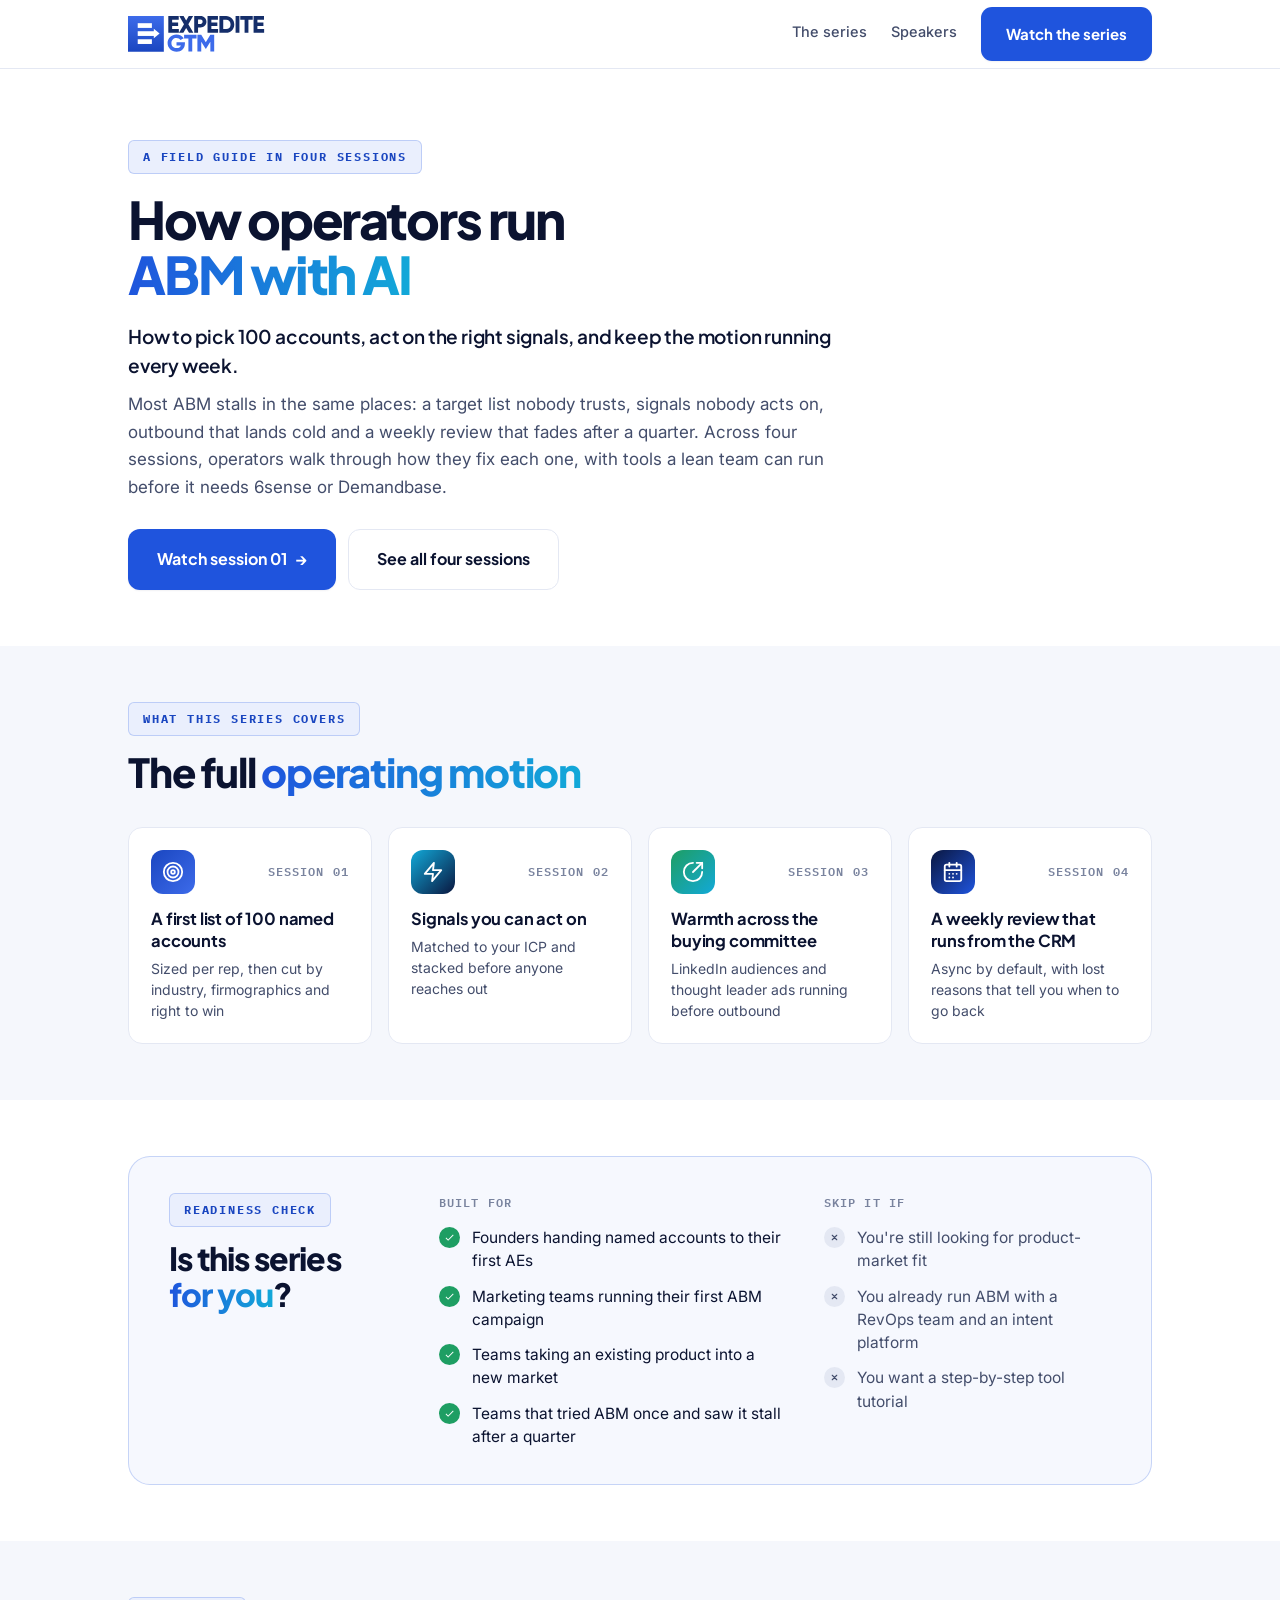
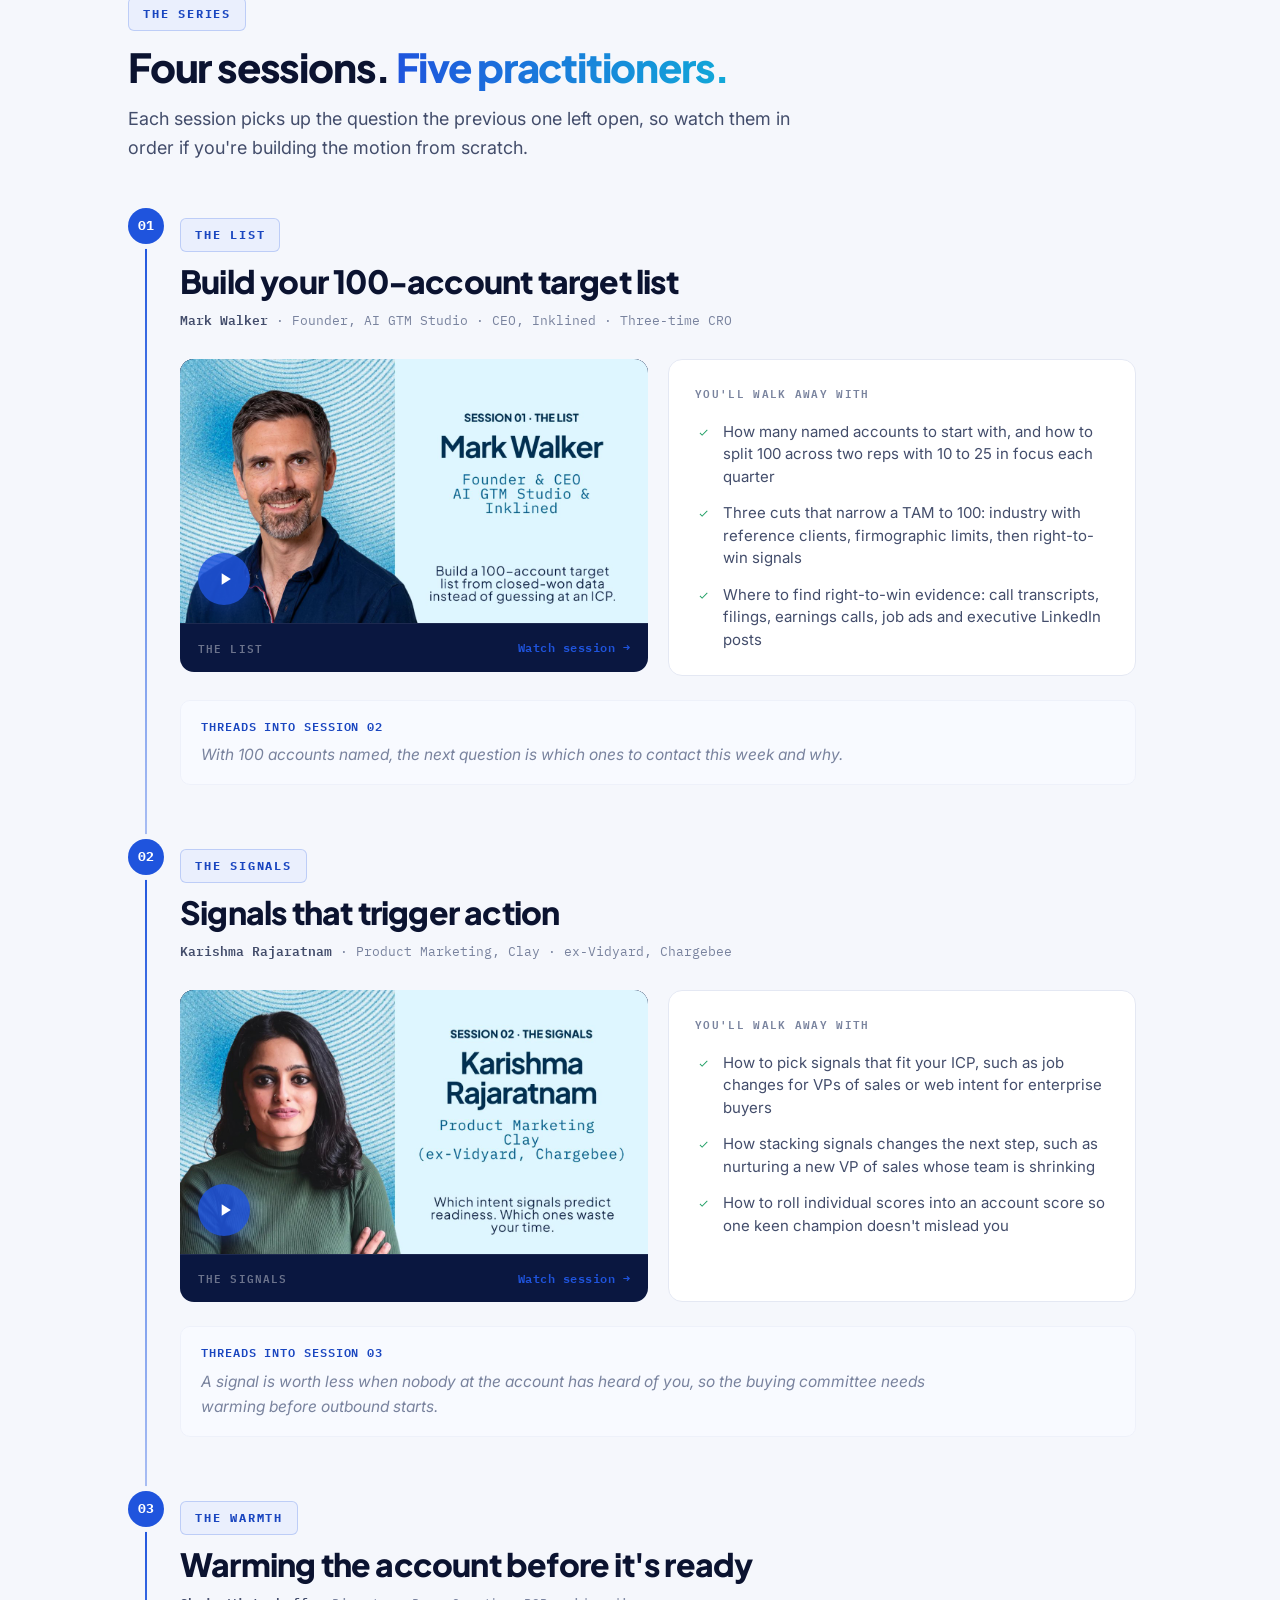
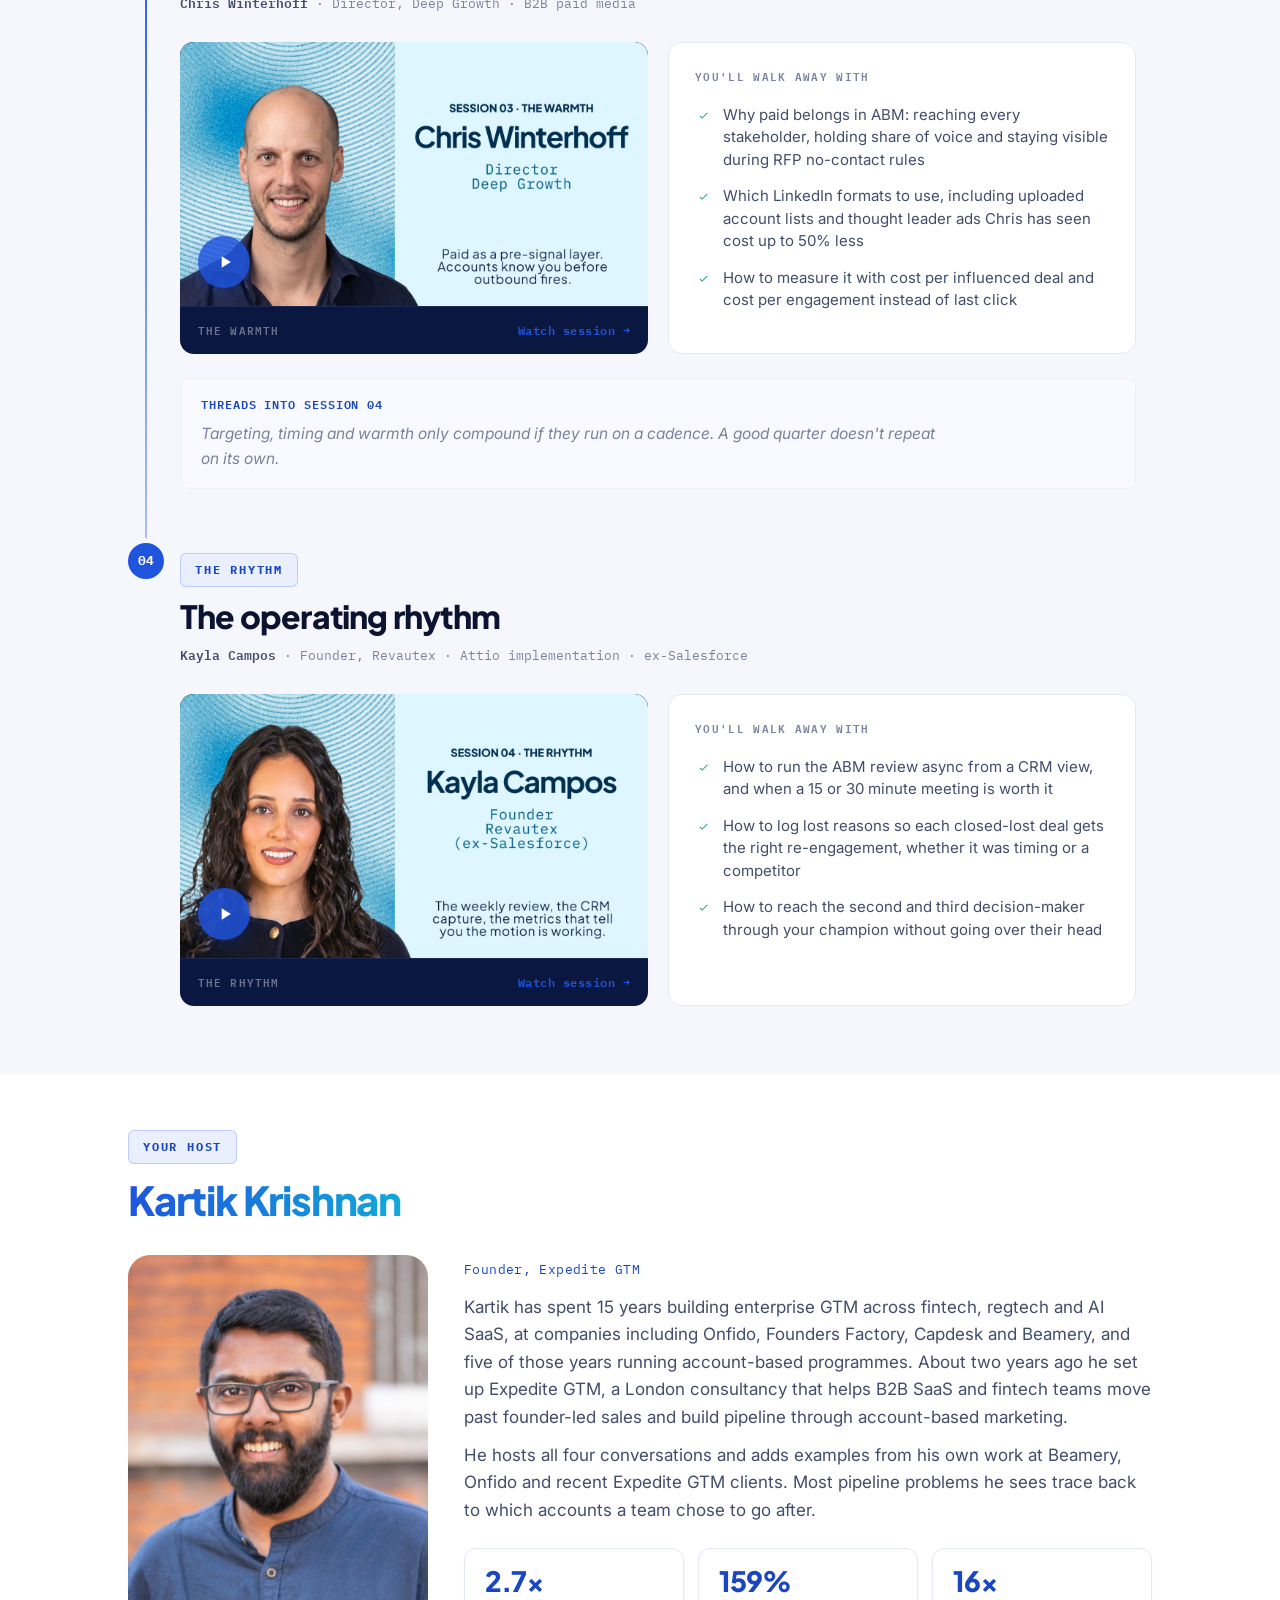
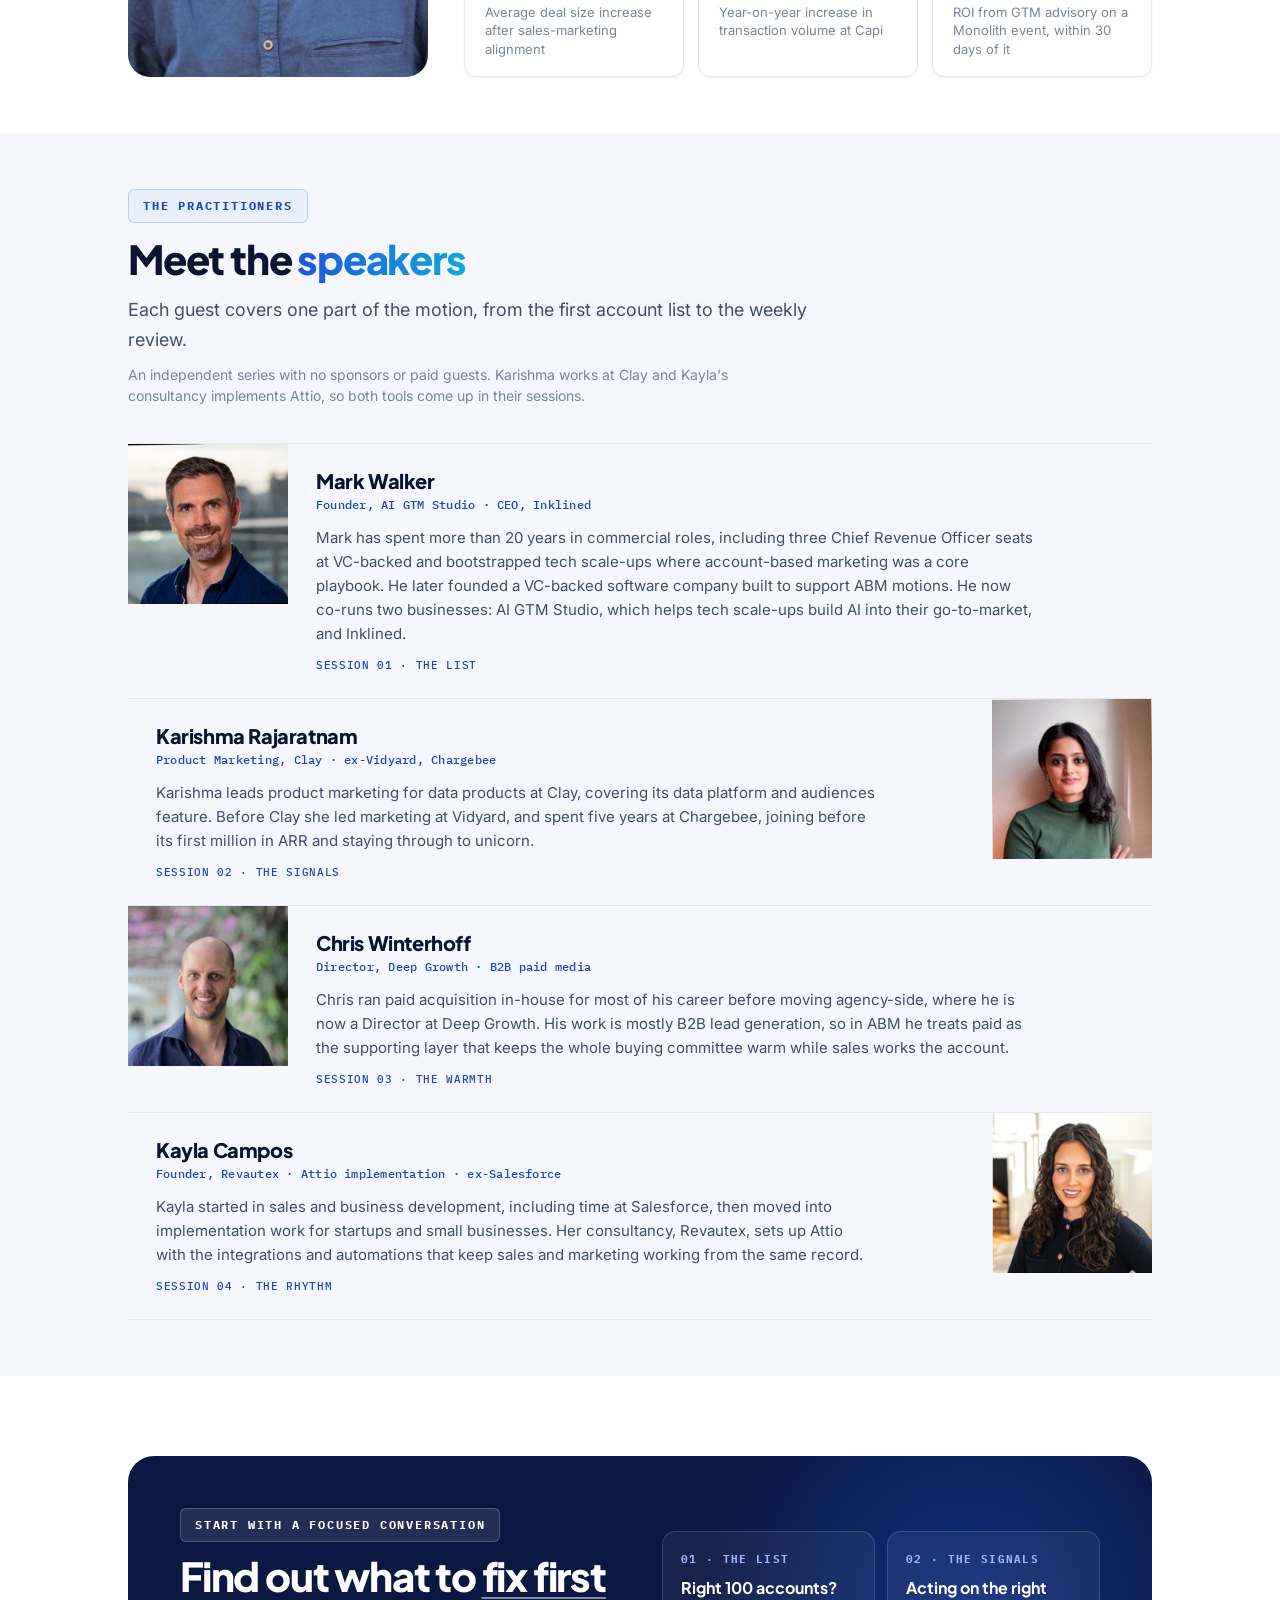
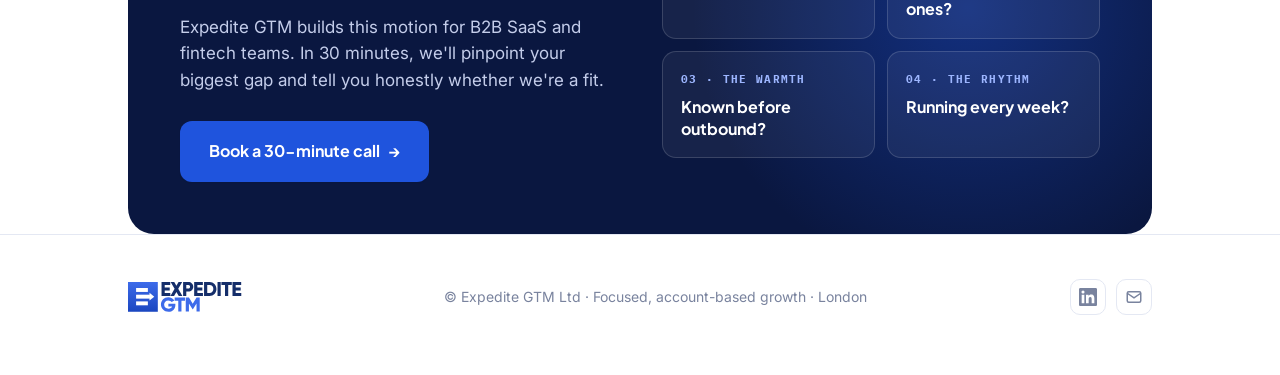
<file: abm/index.html>
<!doctype html>
<html lang="en">
<head>
<meta charset="utf-8">
<meta name="robots" content="noindex, nofollow">
<title>How operators run ABM with AI — Expedite GTM</title>
<link rel="canonical" href="https://expeditegtm.com/abm-sessions/">
<meta http-equiv="refresh" content="0; url=/abm-sessions/">
<script>location.replace('/abm-sessions/'+location.hash);</script>
</head>
<body>
<p>This page has moved to <a href="/abm-sessions/">expeditegtm.com/abm-sessions</a>.</p>
</body>
</html>
</file>
